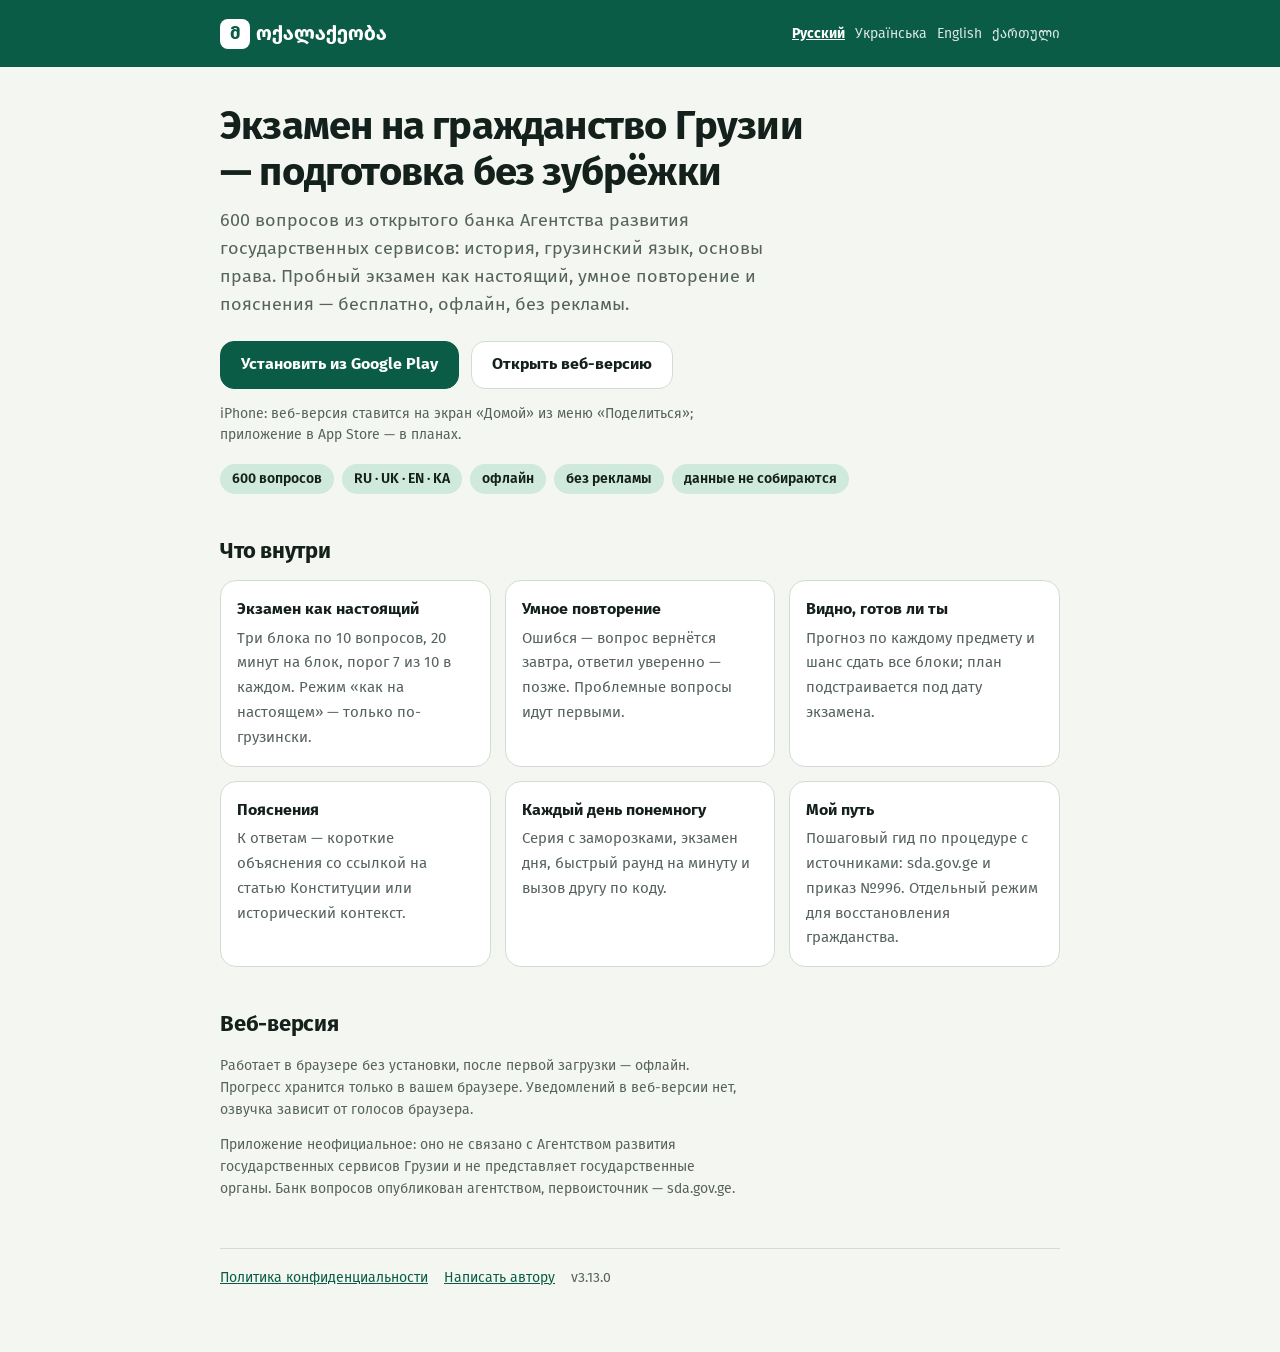
<file: index.html>
<!doctype html>
<html lang="ru"><head><meta charset="utf-8"><meta name="viewport" content="width=device-width, initial-scale=1">
<title>Тренажёр на гражданство Грузии — 600 вопросов экзамена, офлайн и бесплатно</title><meta name="description" content="Бесплатный тренажёр экзамена на гражданство Грузии: 600 вопросов из банка агентства, пробный экзамен как настоящий, пояснения, офлайн, без рекламы и сбора данных.">
<meta property="og:title" content="Тренажёр на гражданство Грузии — 600 вопросов экзамена, офлайн и бесплатно"><meta property="og:description" content="Бесплатный тренажёр экзамена на гражданство Грузии: 600 вопросов из банка агентства, пробный экзамен как настоящий, пояснения, офлайн, без рекламы и сбора данных."><meta property="og:image" content="./og.png"><meta property="og:type" content="website">
<meta name="theme-color" content="#0b5c46"><link rel="icon" href="./app/icons/icon-192.png">
<link rel="alternate" hreflang="ru" href="./">
<link rel="alternate" hreflang="uk" href="./uk/">
<link rel="alternate" hreflang="en" href="./en/">
<link rel="alternate" hreflang="ka" href="./ka/">
<style>
:root{--bg:#f4f7f1;--surface:#fff;--surface-2:#e9f0e6;--fg:#14201b;--muted:#55635b;--border:#d3dcd4;--primary:#0b5c46;--primary-soft:#cfe9dd;--primary-fg:#fff}
@media (prefers-color-scheme:dark){:root{--bg:#0f1713;--surface:#18211c;--surface-2:#1f2a24;--fg:#e9efe9;--muted:#9aa79f;--border:#2c3a32;--primary:#5fcf9d;--primary-soft:#1d3d31;--primary-fg:#08150f}}
@font-face{font-family:FiraGO;font-weight:400;font-display:swap;src:url('./app/fonts/firago-regular.woff2') format('woff2')}
@font-face{font-family:FiraGO;font-weight:500;font-display:swap;src:url('./app/fonts/firago-medium.woff2') format('woff2')}
@font-face{font-family:FiraGO;font-weight:600;font-display:swap;src:url('./app/fonts/firago-semibold.woff2') format('woff2')}
@font-face{font-family:FiraGO;font-weight:700;font-display:swap;src:url('./app/fonts/firago-bold.woff2') format('woff2')}
*{box-sizing:border-box} body{margin:0;background:var(--bg);color:var(--fg);font-family:FiraGO,system-ui,sans-serif;font-size:16px;line-height:1.55}
header{background:var(--primary);color:var(--primary-fg)} header .in{max-width:880px;margin:0 auto;padding:18px 20px;display:flex;align-items:center;justify-content:space-between;gap:12px;flex-wrap:wrap}
.wm{display:inline-flex;align-items:center;gap:2px;font-family:FiraGO,system-ui,sans-serif;font-weight:800;font-size:20px;color:inherit;text-decoration:none}
.wm .m{display:inline-grid;place-items:center;width:30px;height:30px;border-radius:8px;background:#fff;color:#0b5c46;font-size:18px;margin-right:4px}
nav.langs{display:flex;gap:10px;font-size:14px} nav.langs a{color:inherit;opacity:.85;text-decoration:none} nav.langs a[aria-current]{opacity:1;font-weight:700;text-decoration:underline}
main{max-width:880px;margin:0 auto;padding:28px 20px 64px}
h1{font-size:clamp(28px,5vw,40px);line-height:1.15;letter-spacing:-.02em;margin:8px 0 12px;text-wrap:balance} .lead{font-size:18px;color:var(--muted);max-width:60ch;margin:0 0 22px}
.cta{display:flex;gap:12px;flex-wrap:wrap;margin:0 0 10px} .btn{display:inline-flex;align-items:center;min-height:48px;padding:0 20px;border-radius:14px;font-weight:700;text-decoration:none;border:1px solid var(--border);background:var(--surface);color:var(--fg)}
.btn.primary{background:var(--primary);color:var(--primary-fg);border-color:var(--primary)} .btn:focus-visible,a:focus-visible{outline:2px solid var(--primary);outline-offset:2px}
.note{font-size:14px;color:var(--muted);max-width:65ch}
h2{font-size:22px;margin:40px 0 12px;letter-spacing:-.01em}
.grid{display:grid;grid-template-columns:repeat(auto-fit,minmax(15rem,1fr));gap:14px;margin:0;padding:0;list-style:none}
.grid li{background:var(--surface);border:1px solid var(--border);border-radius:16px;padding:16px} .grid b{display:block;margin-bottom:4px}
.grid span{color:var(--muted);font-size:15px}
.facts{display:flex;flex-wrap:wrap;gap:8px;margin:18px 0 0;padding:0;list-style:none} .facts li{background:var(--primary-soft);color:var(--fg);border-radius:999px;padding:4px 12px;font-size:14px;font-weight:600}
article{max-width:70ch} article h1{font-size:30px} article h2{font-size:20px;margin-top:30px} article li{margin:4px 0} code{font-family:ui-monospace,Menlo,monospace;font-size:.9em;background:var(--surface-2);padding:1px 5px;border-radius:5px}
footer{border-top:1px solid var(--border);margin-top:48px;padding-top:18px;color:var(--muted);font-size:14px;display:flex;gap:16px;flex-wrap:wrap} footer a{color:var(--primary)}
</style></head><body>
<header><div class="in"><a class="wm" href="./" lang="ka"><span class="m" aria-hidden="true">მ</span>ოქალაქეობა</a>
<nav class="langs" aria-label="Language"><a href="./" lang="ru" aria-current="page">Русский</a><a href="./uk/" lang="uk">Українська</a><a href="./en/" lang="en">English</a><a href="./ka/" lang="ka">ქართული</a></nav></div></header>
<main><h1>Экзамен на гражданство Грузии — подготовка без зубрёжки</h1><p class="lead">600 вопросов из открытого банка Агентства развития государственных сервисов: история, грузинский язык, основы права. Пробный экзамен как настоящий, умное повторение и пояснения — бесплатно, офлайн, без рекламы.</p>
<div class="cta"><a class="btn primary" href="https://play.google.com/store/apps/details?id=ge.citizenship.trainer.plus" rel="noopener">Установить из Google Play</a><a class="btn" href="./app/">Открыть веб-версию</a></div>
<p class="note">iPhone: веб-версия ставится на экран «Домой» из меню «Поделиться»; приложение в App Store — в планах.</p><ul class="facts"><li>600 вопросов</li><li>RU · UK · EN · KA</li><li>офлайн</li><li>без рекламы</li><li>данные не собираются</li></ul>
<h2>Что внутри</h2><ul class="grid"><li><b>Экзамен как настоящий</b><span>Три блока по 10 вопросов, 20 минут на блок, порог 7 из 10 в каждом. Режим «как на настоящем» — только по-грузински.</span></li><li><b>Умное повторение</b><span>Ошибся — вопрос вернётся завтра, ответил уверенно — позже. Проблемные вопросы идут первыми.</span></li><li><b>Видно, готов ли ты</b><span>Прогноз по каждому предмету и шанс сдать все блоки; план подстраивается под дату экзамена.</span></li><li><b>Пояснения</b><span>К ответам — короткие объяснения со ссылкой на статью Конституции или исторический контекст.</span></li><li><b>Каждый день понемногу</b><span>Серия с заморозками, экзамен дня, быстрый раунд на минуту и вызов другу по коду.</span></li><li><b>Мой путь</b><span>Пошаговый гид по процедуре с источниками: sda.gov.ge и приказ №996. Отдельный режим для восстановления гражданства.</span></li></ul>
<h2>Веб-версия</h2><p class="note">Работает в браузере без установки, после первой загрузки — офлайн. Прогресс хранится только в вашем браузере. Уведомлений в веб-версии нет, озвучка зависит от голосов браузера.</p><p class="note">Приложение неофициальное: оно не связано с Агентством развития государственных сервисов Грузии и не представляет государственные органы. Банк вопросов опубликован агентством, первоисточник — sda.gov.ge.</p>
<footer><a href="./privacy/">Политика конфиденциальности</a><a href="mailto:zurabgedenidze90@gmail.com">Написать автору</a><span>v3.13.0</span></footer></main></body></html>
</file>
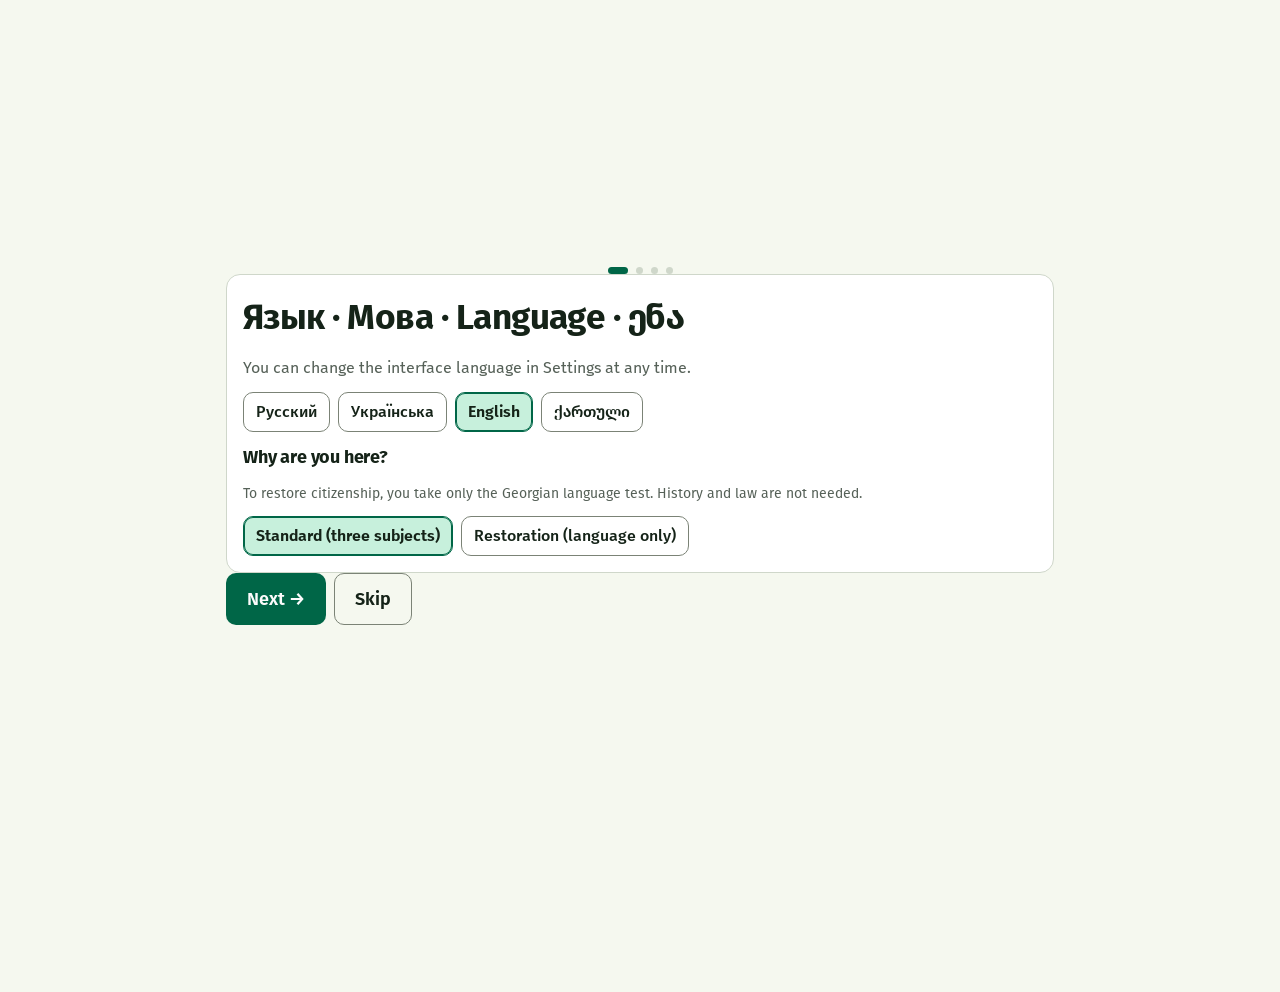
<file: app/index.html>
<!doctype html>
<html lang="ru" data-theme="light">
<head>
<meta charset="utf-8">
<meta name="viewport" content="width=device-width, initial-scale=1, viewport-fit=cover">
<title>მოქალაქეობა · Тренажёр на гражданство Грузии</title>
<meta name="theme-color" content="#0b5c46" media="(prefers-color-scheme: light)">
<meta name="theme-color" content="#0d3f31" media="(prefers-color-scheme: dark)">
<link rel="manifest" href="./manifest.webmanifest">
<link rel="apple-touch-icon" href="./icons/icon-192.png">
<meta name="description" content="Тренажёр экзамена на гражданство Грузии: 600 вопросов, офлайн, без рекламы и сбора данных.">
<link rel="stylesheet" href="./styles.css?v=3.13.0">
</head>
<body>
<header class="topbar">
  <div class="brand">
    <div class="brand-text">
      <!-- словомарка: буква მ из иконки — первая буква слова მოქალაქეობა («гражданство») -->
      <span class="wordmark" lang="ka" role="img" aria-label="მოქალაქეობა"><span class="mark" aria-hidden="true">მ</span><span aria-hidden="true">ოქალაქეობა</span></span>
      <span id="brandSub">Тренажёр на гражданство</span>
    </div>
  </div>
  <div class="topbar-actions">
    <button id="streakBtn" class="chip" type="button" aria-label="Серия дней подряд — открыть статистику" data-aria-ru="Серия дней подряд — открыть статистику"><span class="ico" aria-hidden="true" data-icon="flame"></span><span id="streakVal">0</span></button>
    <button id="themeBtn" class="icon-btn" type="button" aria-label="Сменить тему" data-aria-ru="Сменить тему" data-icon="contrast"></button>
  </div>
</header>

<main id="view" class="view"></main>
<!-- всплывающие подсказки живут в своём landmark'е -->
<div id="toasts" role="region" aria-label="Уведомления" data-aria-ru="Уведомления"></div>
<!-- сюда уходят короткие объявления для скринридера: вердикт, остаток времени -->
<div id="sr" class="sr-only" role="status" aria-live="polite" aria-atomic="true"></div>

<!-- role="tablist" на самом nav лишил бы его роли навигационного landmark —
     поэтому список вкладок лежит внутри отдельным элементом -->
<nav class="tabbar" aria-label="Разделы приложения" data-aria-ru="Разделы приложения">
  <div class="tabs" role="tablist">
  <button class="tab" data-nav="home" type="button"><span class="ico" aria-hidden="true" data-icon="home"></span><span class="lbl" data-ru="Обзор">Обзор</span></button>
  <button class="tab" data-nav="study" type="button"><span class="ico" aria-hidden="true" data-icon="pencil"></span><span class="lbl" data-ru="Учить">Учить</span></button>
  <button class="tab" data-nav="exam" type="button"><span class="ico" aria-hidden="true" data-icon="timer"></span><span class="lbl" data-ru="Экзамен">Экзамен</span></button>
  <button class="tab" data-nav="materials" type="button"><span class="ico" aria-hidden="true" data-icon="library"></span><span class="lbl" data-ru="Материалы">Материалы</span></button>
  <button class="tab" data-nav="settings" type="button"><span class="ico" aria-hidden="true" data-icon="settings"></span><span class="lbl" data-ru="Настройки">Настройки</span></button>
  </div>
</nav>

<!-- Версия в адресе не даёт WebView отдать закешированные скрипты от прошлой
     сборки после обновления приложения. Подставляется из package.json
     командой npm run version:sync (она же зовётся перед cap sync). -->
<script src="./data/questions.js?v=3.13.0"></script>
<script src="./data/rules.js?v=3.13.0"></script>
<script src="./data/timeline.js?v=3.13.0"></script>
<script src="./domain.js?v=3.13.0"></script>
<script src="./i18n.js?v=3.13.0"></script>
<script src="./app.js?v=3.13.0"></script>
</body>
</html>
</file>
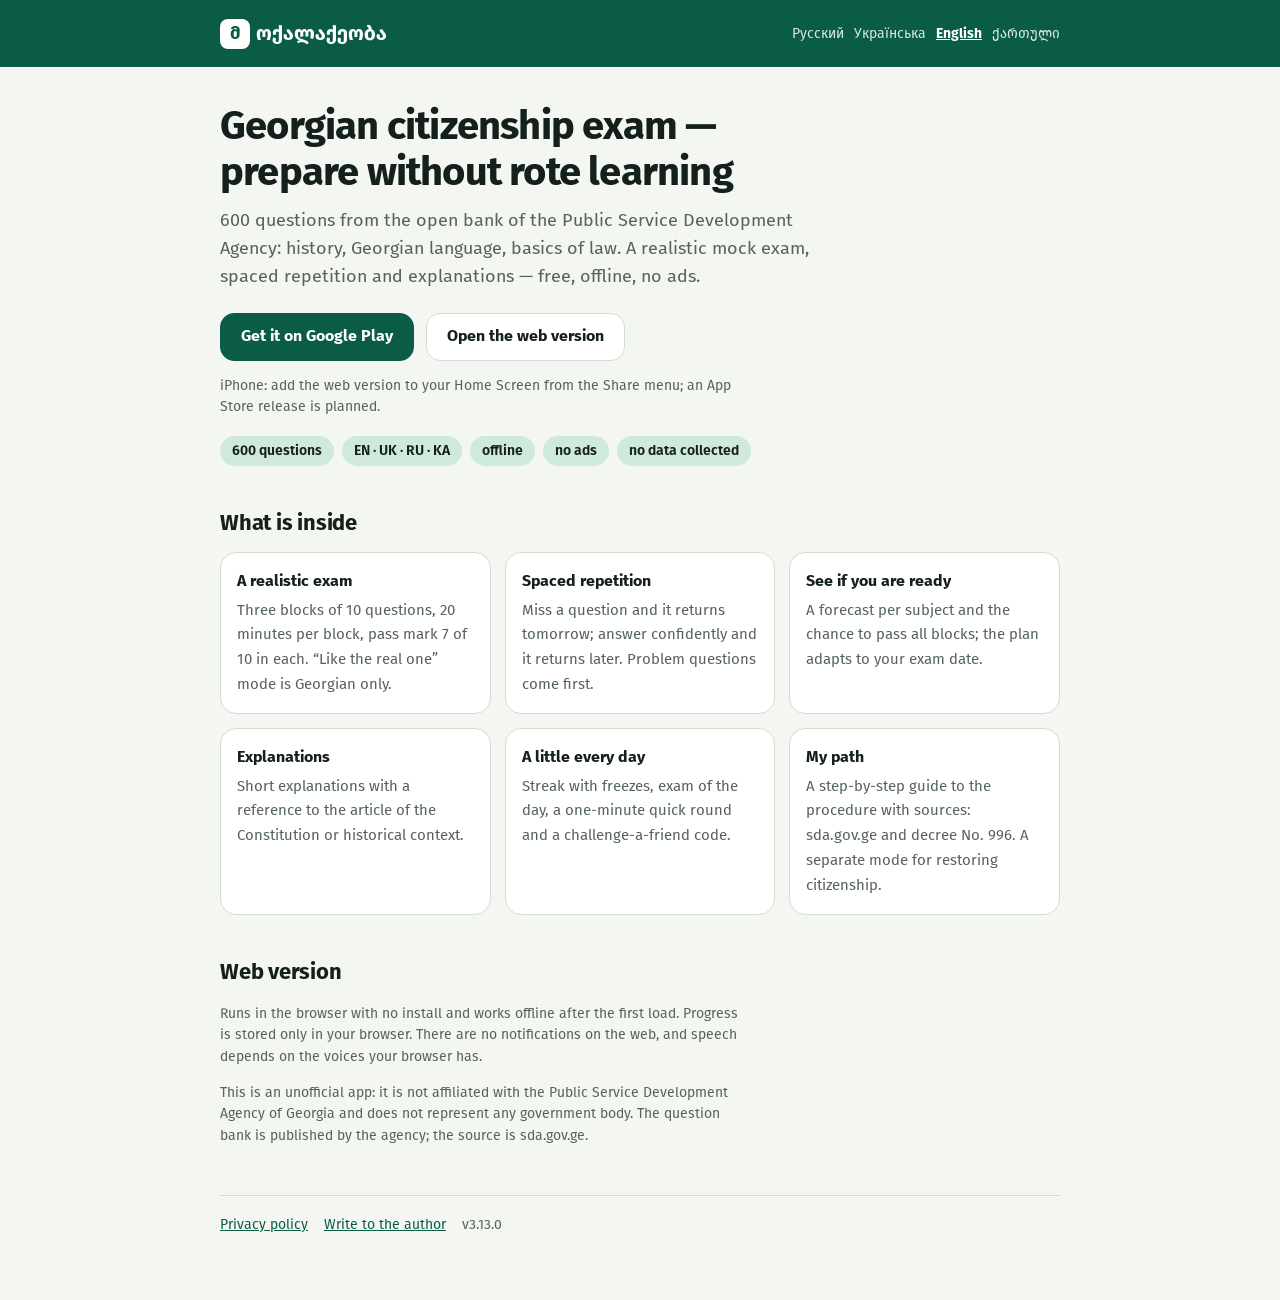
<file: en/index.html>
<!doctype html>
<html lang="en"><head><meta charset="utf-8"><meta name="viewport" content="width=device-width, initial-scale=1">
<title>Georgian Citizenship Exam Trainer — 600 questions, offline and free</title><meta name="description" content="Free trainer for the Georgian citizenship exam: 600 questions from the agency bank, a realistic mock exam, explanations, offline, no ads and no data collection.">
<meta property="og:title" content="Georgian Citizenship Exam Trainer — 600 questions, offline and free"><meta property="og:description" content="Free trainer for the Georgian citizenship exam: 600 questions from the agency bank, a realistic mock exam, explanations, offline, no ads and no data collection."><meta property="og:image" content="../og.png"><meta property="og:type" content="website">
<meta name="theme-color" content="#0b5c46"><link rel="icon" href="../app/icons/icon-192.png">
<link rel="alternate" hreflang="ru" href="../">
<link rel="alternate" hreflang="uk" href="../uk/">
<link rel="alternate" hreflang="en" href="../en/">
<link rel="alternate" hreflang="ka" href="../ka/">
<style>
:root{--bg:#f4f7f1;--surface:#fff;--surface-2:#e9f0e6;--fg:#14201b;--muted:#55635b;--border:#d3dcd4;--primary:#0b5c46;--primary-soft:#cfe9dd;--primary-fg:#fff}
@media (prefers-color-scheme:dark){:root{--bg:#0f1713;--surface:#18211c;--surface-2:#1f2a24;--fg:#e9efe9;--muted:#9aa79f;--border:#2c3a32;--primary:#5fcf9d;--primary-soft:#1d3d31;--primary-fg:#08150f}}
@font-face{font-family:FiraGO;font-weight:400;font-display:swap;src:url('../app/fonts/firago-regular.woff2') format('woff2')}
@font-face{font-family:FiraGO;font-weight:500;font-display:swap;src:url('../app/fonts/firago-medium.woff2') format('woff2')}
@font-face{font-family:FiraGO;font-weight:600;font-display:swap;src:url('../app/fonts/firago-semibold.woff2') format('woff2')}
@font-face{font-family:FiraGO;font-weight:700;font-display:swap;src:url('../app/fonts/firago-bold.woff2') format('woff2')}
*{box-sizing:border-box} body{margin:0;background:var(--bg);color:var(--fg);font-family:FiraGO,system-ui,sans-serif;font-size:16px;line-height:1.55}
header{background:var(--primary);color:var(--primary-fg)} header .in{max-width:880px;margin:0 auto;padding:18px 20px;display:flex;align-items:center;justify-content:space-between;gap:12px;flex-wrap:wrap}
.wm{display:inline-flex;align-items:center;gap:2px;font-family:FiraGO,system-ui,sans-serif;font-weight:800;font-size:20px;color:inherit;text-decoration:none}
.wm .m{display:inline-grid;place-items:center;width:30px;height:30px;border-radius:8px;background:#fff;color:#0b5c46;font-size:18px;margin-right:4px}
nav.langs{display:flex;gap:10px;font-size:14px} nav.langs a{color:inherit;opacity:.85;text-decoration:none} nav.langs a[aria-current]{opacity:1;font-weight:700;text-decoration:underline}
main{max-width:880px;margin:0 auto;padding:28px 20px 64px}
h1{font-size:clamp(28px,5vw,40px);line-height:1.15;letter-spacing:-.02em;margin:8px 0 12px;text-wrap:balance} .lead{font-size:18px;color:var(--muted);max-width:60ch;margin:0 0 22px}
.cta{display:flex;gap:12px;flex-wrap:wrap;margin:0 0 10px} .btn{display:inline-flex;align-items:center;min-height:48px;padding:0 20px;border-radius:14px;font-weight:700;text-decoration:none;border:1px solid var(--border);background:var(--surface);color:var(--fg)}
.btn.primary{background:var(--primary);color:var(--primary-fg);border-color:var(--primary)} .btn:focus-visible,a:focus-visible{outline:2px solid var(--primary);outline-offset:2px}
.note{font-size:14px;color:var(--muted);max-width:65ch}
h2{font-size:22px;margin:40px 0 12px;letter-spacing:-.01em}
.grid{display:grid;grid-template-columns:repeat(auto-fit,minmax(15rem,1fr));gap:14px;margin:0;padding:0;list-style:none}
.grid li{background:var(--surface);border:1px solid var(--border);border-radius:16px;padding:16px} .grid b{display:block;margin-bottom:4px}
.grid span{color:var(--muted);font-size:15px}
.facts{display:flex;flex-wrap:wrap;gap:8px;margin:18px 0 0;padding:0;list-style:none} .facts li{background:var(--primary-soft);color:var(--fg);border-radius:999px;padding:4px 12px;font-size:14px;font-weight:600}
article{max-width:70ch} article h1{font-size:30px} article h2{font-size:20px;margin-top:30px} article li{margin:4px 0} code{font-family:ui-monospace,Menlo,monospace;font-size:.9em;background:var(--surface-2);padding:1px 5px;border-radius:5px}
footer{border-top:1px solid var(--border);margin-top:48px;padding-top:18px;color:var(--muted);font-size:14px;display:flex;gap:16px;flex-wrap:wrap} footer a{color:var(--primary)}
</style></head><body>
<header><div class="in"><a class="wm" href="../en/" lang="ka"><span class="m" aria-hidden="true">მ</span>ოქალაქეობა</a>
<nav class="langs" aria-label="Language"><a href="../" lang="ru">Русский</a><a href="../uk/" lang="uk">Українська</a><a href="../en/" lang="en" aria-current="page">English</a><a href="../ka/" lang="ka">ქართული</a></nav></div></header>
<main><h1>Georgian citizenship exam — prepare without rote learning</h1><p class="lead">600 questions from the open bank of the Public Service Development Agency: history, Georgian language, basics of law. A realistic mock exam, spaced repetition and explanations — free, offline, no ads.</p>
<div class="cta"><a class="btn primary" href="https://play.google.com/store/apps/details?id=ge.citizenship.trainer.plus" rel="noopener">Get it on Google Play</a><a class="btn" href="../app/">Open the web version</a></div>
<p class="note">iPhone: add the web version to your Home Screen from the Share menu; an App Store release is planned.</p><ul class="facts"><li>600 questions</li><li>EN · UK · RU · KA</li><li>offline</li><li>no ads</li><li>no data collected</li></ul>
<h2>What is inside</h2><ul class="grid"><li><b>A realistic exam</b><span>Three blocks of 10 questions, 20 minutes per block, pass mark 7 of 10 in each. “Like the real one” mode is Georgian only.</span></li><li><b>Spaced repetition</b><span>Miss a question and it returns tomorrow; answer confidently and it returns later. Problem questions come first.</span></li><li><b>See if you are ready</b><span>A forecast per subject and the chance to pass all blocks; the plan adapts to your exam date.</span></li><li><b>Explanations</b><span>Short explanations with a reference to the article of the Constitution or historical context.</span></li><li><b>A little every day</b><span>Streak with freezes, exam of the day, a one-minute quick round and a challenge-a-friend code.</span></li><li><b>My path</b><span>A step-by-step guide to the procedure with sources: sda.gov.ge and decree No. 996. A separate mode for restoring citizenship.</span></li></ul>
<h2>Web version</h2><p class="note">Runs in the browser with no install and works offline after the first load. Progress is stored only in your browser. There are no notifications on the web, and speech depends on the voices your browser has.</p><p class="note">This is an unofficial app: it is not affiliated with the Public Service Development Agency of Georgia and does not represent any government body. The question bank is published by the agency; the source is sda.gov.ge.</p>
<footer><a href="../privacy/en/">Privacy policy</a><a href="mailto:zurabgedenidze90@gmail.com">Write to the author</a><span>v3.13.0</span></footer></main></body></html>
</file>
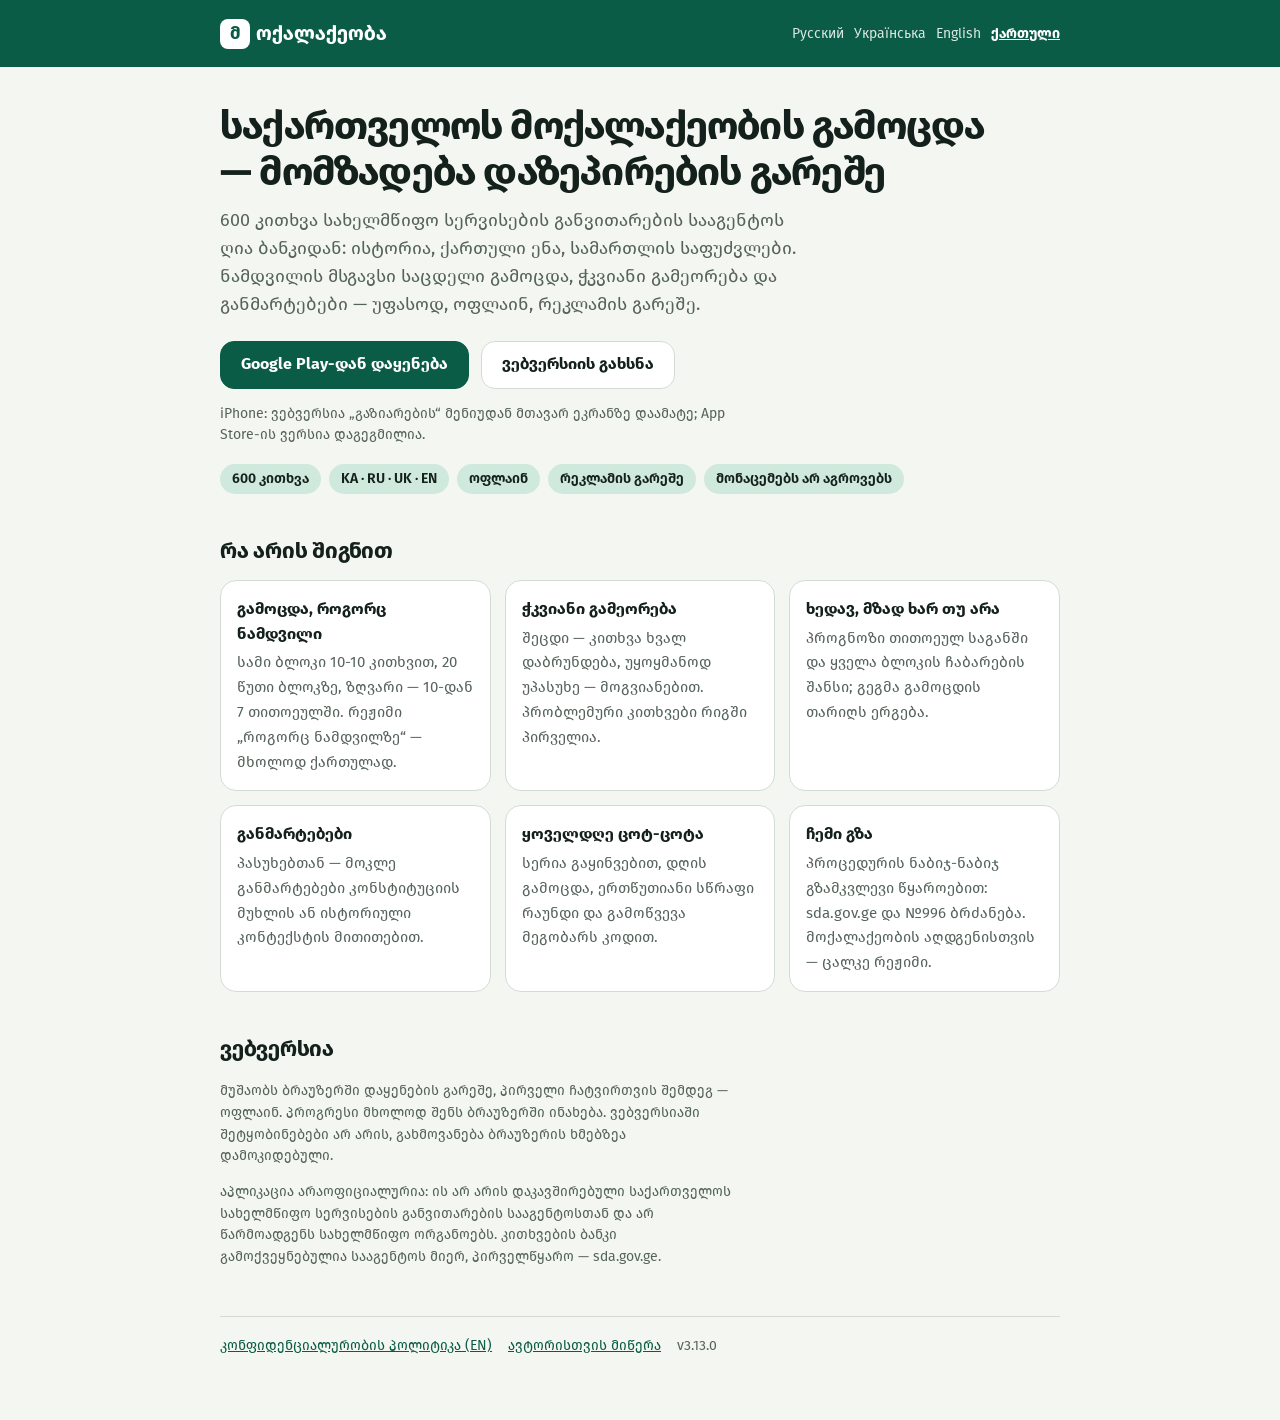
<file: ka/index.html>
<!doctype html>
<html lang="ka"><head><meta charset="utf-8"><meta name="viewport" content="width=device-width, initial-scale=1">
<title>საქართველოს მოქალაქეობის გამოცდის ტრენაჟორი — 600 კითხვა, ოფლაინ და უფასო</title><meta name="description" content="საქართველოს მოქალაქეობის გამოცდის უფასო ტრენაჟორი: 600 კითხვა სააგენტოს ბანკიდან, ნამდვილის მსგავსი საცდელი გამოცდა, განმარტებები, ოფლაინ, რეკლამისა და მონაცემების შეგროვების გარეშე.">
<meta property="og:title" content="საქართველოს მოქალაქეობის გამოცდის ტრენაჟორი — 600 კითხვა, ოფლაინ და უფასო"><meta property="og:description" content="საქართველოს მოქალაქეობის გამოცდის უფასო ტრენაჟორი: 600 კითხვა სააგენტოს ბანკიდან, ნამდვილის მსგავსი საცდელი გამოცდა, განმარტებები, ოფლაინ, რეკლამისა და მონაცემების შეგროვების გარეშე."><meta property="og:image" content="../og.png"><meta property="og:type" content="website">
<meta name="theme-color" content="#0b5c46"><link rel="icon" href="../app/icons/icon-192.png">
<link rel="alternate" hreflang="ru" href="../">
<link rel="alternate" hreflang="uk" href="../uk/">
<link rel="alternate" hreflang="en" href="../en/">
<link rel="alternate" hreflang="ka" href="../ka/">
<style>
:root{--bg:#f4f7f1;--surface:#fff;--surface-2:#e9f0e6;--fg:#14201b;--muted:#55635b;--border:#d3dcd4;--primary:#0b5c46;--primary-soft:#cfe9dd;--primary-fg:#fff}
@media (prefers-color-scheme:dark){:root{--bg:#0f1713;--surface:#18211c;--surface-2:#1f2a24;--fg:#e9efe9;--muted:#9aa79f;--border:#2c3a32;--primary:#5fcf9d;--primary-soft:#1d3d31;--primary-fg:#08150f}}
@font-face{font-family:FiraGO;font-weight:400;font-display:swap;src:url('../app/fonts/firago-regular.woff2') format('woff2')}
@font-face{font-family:FiraGO;font-weight:500;font-display:swap;src:url('../app/fonts/firago-medium.woff2') format('woff2')}
@font-face{font-family:FiraGO;font-weight:600;font-display:swap;src:url('../app/fonts/firago-semibold.woff2') format('woff2')}
@font-face{font-family:FiraGO;font-weight:700;font-display:swap;src:url('../app/fonts/firago-bold.woff2') format('woff2')}
*{box-sizing:border-box} body{margin:0;background:var(--bg);color:var(--fg);font-family:FiraGO,system-ui,sans-serif;font-size:16px;line-height:1.55}
header{background:var(--primary);color:var(--primary-fg)} header .in{max-width:880px;margin:0 auto;padding:18px 20px;display:flex;align-items:center;justify-content:space-between;gap:12px;flex-wrap:wrap}
.wm{display:inline-flex;align-items:center;gap:2px;font-family:FiraGO,system-ui,sans-serif;font-weight:800;font-size:20px;color:inherit;text-decoration:none}
.wm .m{display:inline-grid;place-items:center;width:30px;height:30px;border-radius:8px;background:#fff;color:#0b5c46;font-size:18px;margin-right:4px}
nav.langs{display:flex;gap:10px;font-size:14px} nav.langs a{color:inherit;opacity:.85;text-decoration:none} nav.langs a[aria-current]{opacity:1;font-weight:700;text-decoration:underline}
main{max-width:880px;margin:0 auto;padding:28px 20px 64px}
h1{font-size:clamp(28px,5vw,40px);line-height:1.15;letter-spacing:-.02em;margin:8px 0 12px;text-wrap:balance} .lead{font-size:18px;color:var(--muted);max-width:60ch;margin:0 0 22px}
.cta{display:flex;gap:12px;flex-wrap:wrap;margin:0 0 10px} .btn{display:inline-flex;align-items:center;min-height:48px;padding:0 20px;border-radius:14px;font-weight:700;text-decoration:none;border:1px solid var(--border);background:var(--surface);color:var(--fg)}
.btn.primary{background:var(--primary);color:var(--primary-fg);border-color:var(--primary)} .btn:focus-visible,a:focus-visible{outline:2px solid var(--primary);outline-offset:2px}
.note{font-size:14px;color:var(--muted);max-width:65ch}
h2{font-size:22px;margin:40px 0 12px;letter-spacing:-.01em}
.grid{display:grid;grid-template-columns:repeat(auto-fit,minmax(15rem,1fr));gap:14px;margin:0;padding:0;list-style:none}
.grid li{background:var(--surface);border:1px solid var(--border);border-radius:16px;padding:16px} .grid b{display:block;margin-bottom:4px}
.grid span{color:var(--muted);font-size:15px}
.facts{display:flex;flex-wrap:wrap;gap:8px;margin:18px 0 0;padding:0;list-style:none} .facts li{background:var(--primary-soft);color:var(--fg);border-radius:999px;padding:4px 12px;font-size:14px;font-weight:600}
article{max-width:70ch} article h1{font-size:30px} article h2{font-size:20px;margin-top:30px} article li{margin:4px 0} code{font-family:ui-monospace,Menlo,monospace;font-size:.9em;background:var(--surface-2);padding:1px 5px;border-radius:5px}
footer{border-top:1px solid var(--border);margin-top:48px;padding-top:18px;color:var(--muted);font-size:14px;display:flex;gap:16px;flex-wrap:wrap} footer a{color:var(--primary)}
</style></head><body>
<header><div class="in"><a class="wm" href="../ka/" lang="ka"><span class="m" aria-hidden="true">მ</span>ოქალაქეობა</a>
<nav class="langs" aria-label="Language"><a href="../" lang="ru">Русский</a><a href="../uk/" lang="uk">Українська</a><a href="../en/" lang="en">English</a><a href="../ka/" lang="ka" aria-current="page">ქართული</a></nav></div></header>
<main><h1>საქართველოს მოქალაქეობის გამოცდა — მომზადება დაზეპირების გარეშე</h1><p class="lead">600 კითხვა სახელმწიფო სერვისების განვითარების სააგენტოს ღია ბანკიდან: ისტორია, ქართული ენა, სამართლის საფუძვლები. ნამდვილის მსგავსი საცდელი გამოცდა, ჭკვიანი გამეორება და განმარტებები — უფასოდ, ოფლაინ, რეკლამის გარეშე.</p>
<div class="cta"><a class="btn primary" href="https://play.google.com/store/apps/details?id=ge.citizenship.trainer.plus" rel="noopener">Google Play-დან დაყენება</a><a class="btn" href="../app/">ვებვერსიის გახსნა</a></div>
<p class="note">iPhone: ვებვერსია „გაზიარების“ მენიუდან მთავარ ეკრანზე დაამატე; App Store-ის ვერსია დაგეგმილია.</p><ul class="facts"><li>600 კითხვა</li><li>KA · RU · UK · EN</li><li>ოფლაინ</li><li>რეკლამის გარეშე</li><li>მონაცემებს არ აგროვებს</li></ul>
<h2>რა არის შიგნით</h2><ul class="grid"><li><b>გამოცდა, როგორც ნამდვილი</b><span>სამი ბლოკი 10-10 კითხვით, 20 წუთი ბლოკზე, ზღვარი — 10-დან 7 თითოეულში. რეჟიმი „როგორც ნამდვილზე“ — მხოლოდ ქართულად.</span></li><li><b>ჭკვიანი გამეორება</b><span>შეცდი — კითხვა ხვალ დაბრუნდება, უყოყმანოდ უპასუხე — მოგვიანებით. პრობლემური კითხვები რიგში პირველია.</span></li><li><b>ხედავ, მზად ხარ თუ არა</b><span>პროგნოზი თითოეულ საგანში და ყველა ბლოკის ჩაბარების შანსი; გეგმა გამოცდის თარიღს ერგება.</span></li><li><b>განმარტებები</b><span>პასუხებთან — მოკლე განმარტებები კონსტიტუციის მუხლის ან ისტორიული კონტექსტის მითითებით.</span></li><li><b>ყოველდღე ცოტ-ცოტა</b><span>სერია გაყინვებით, დღის გამოცდა, ერთწუთიანი სწრაფი რაუნდი და გამოწვევა მეგობარს კოდით.</span></li><li><b>ჩემი გზა</b><span>პროცედურის ნაბიჯ-ნაბიჯ გზამკვლევი წყაროებით: sda.gov.ge და №996 ბრძანება. მოქალაქეობის აღდგენისთვის — ცალკე რეჟიმი.</span></li></ul>
<h2>ვებვერსია</h2><p class="note">მუშაობს ბრაუზერში დაყენების გარეშე, პირველი ჩატვირთვის შემდეგ — ოფლაინ. პროგრესი მხოლოდ შენს ბრაუზერში ინახება. ვებვერსიაში შეტყობინებები არ არის, გახმოვანება ბრაუზერის ხმებზეა დამოკიდებული.</p><p class="note">აპლიკაცია არაოფიციალურია: ის არ არის დაკავშირებული საქართველოს სახელმწიფო სერვისების განვითარების სააგენტოსთან და არ წარმოადგენს სახელმწიფო ორგანოებს. კითხვების ბანკი გამოქვეყნებულია სააგენტოს მიერ, პირველწყარო — sda.gov.ge.</p>
<footer><a href="../privacy/en/">კონფიდენციალურობის პოლიტიკა (EN)</a><a href="mailto:zurabgedenidze90@gmail.com">ავტორისთვის მიწერა</a><span>v3.13.0</span></footer></main></body></html>
</file>
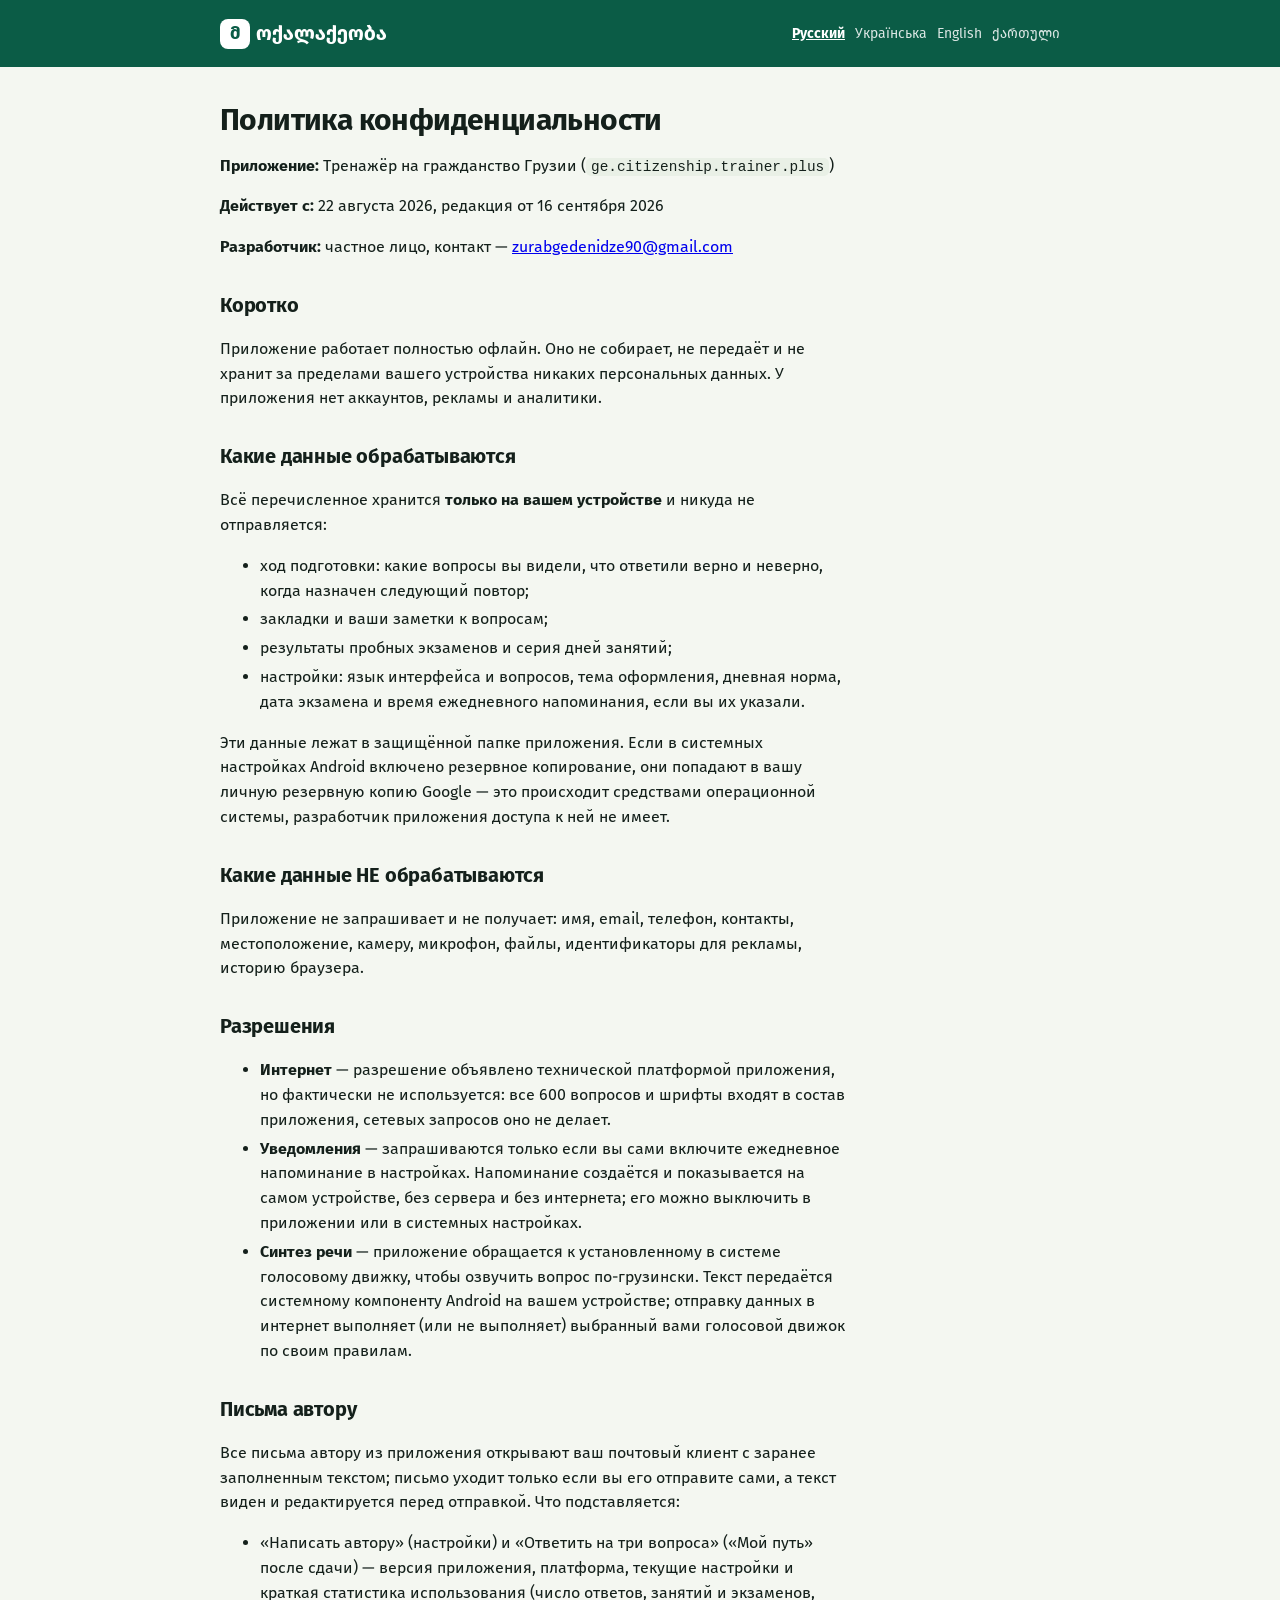
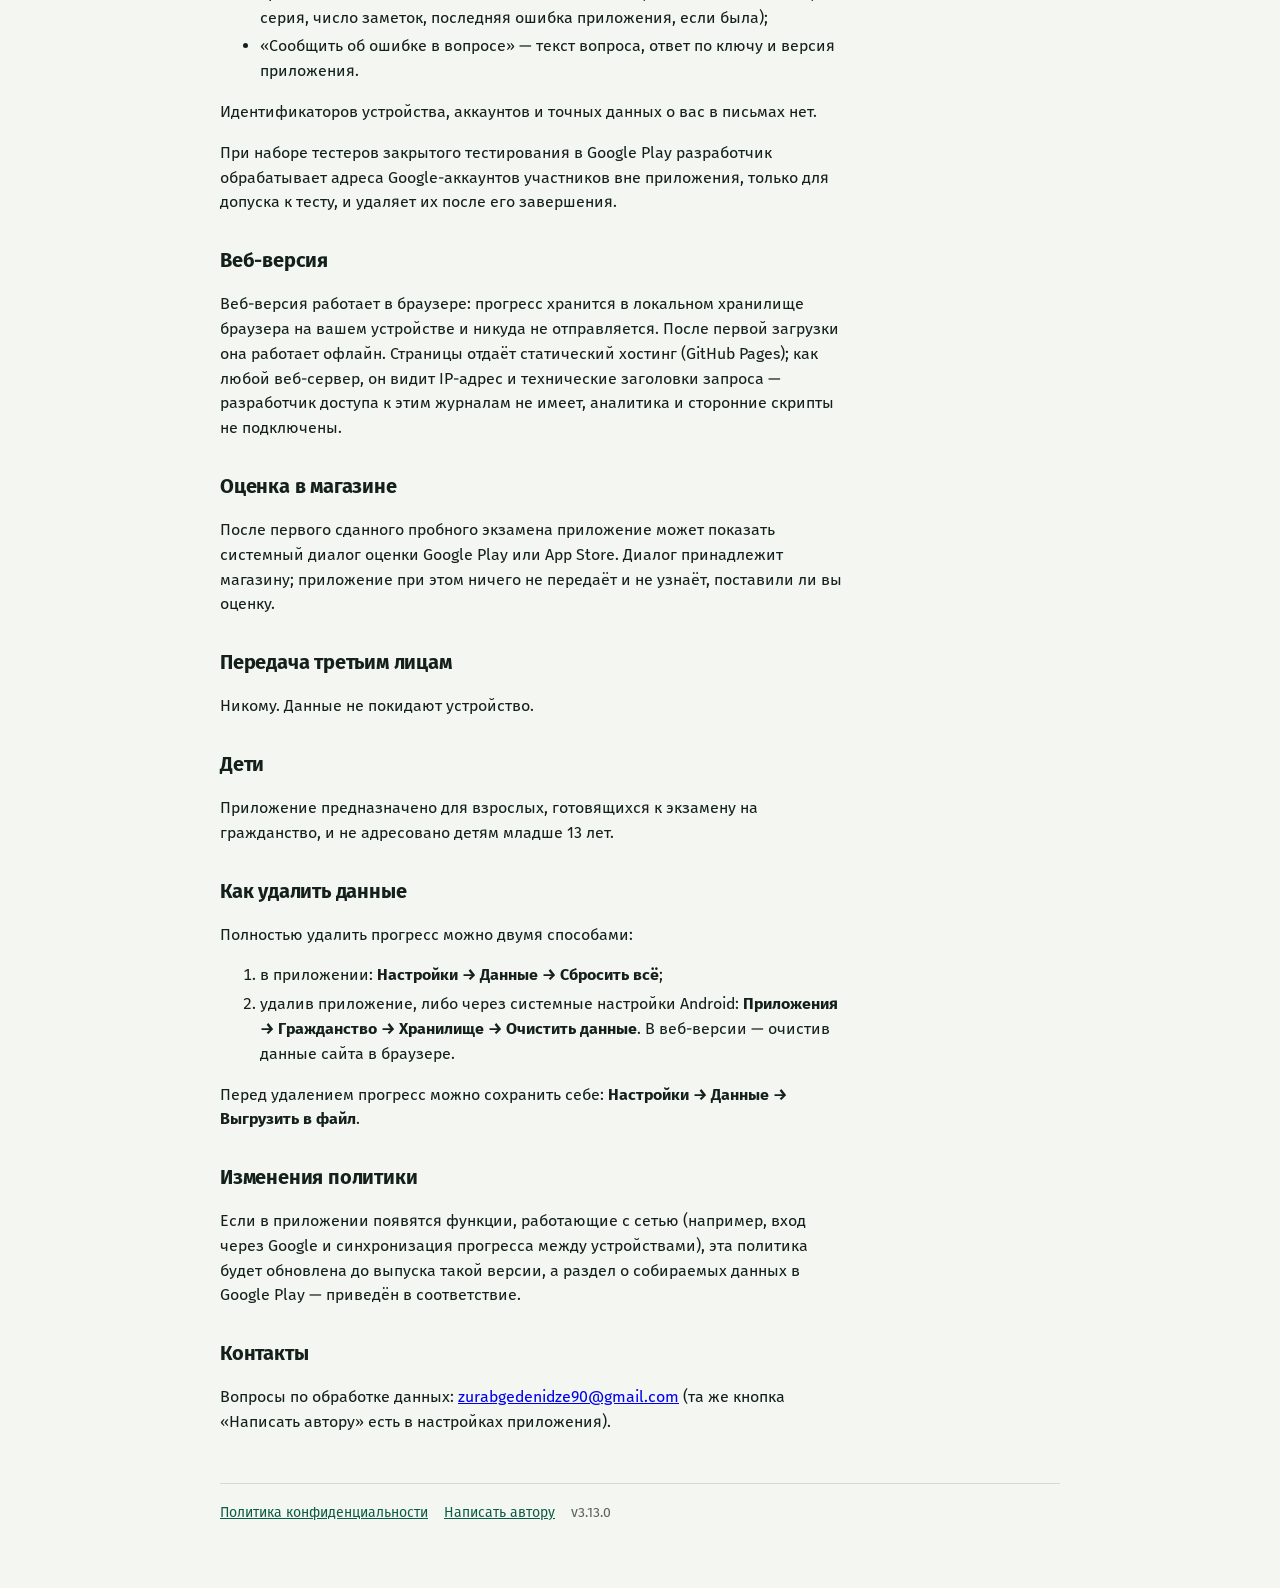
<file: privacy/index.html>
<!doctype html>
<html lang="ru"><head><meta charset="utf-8"><meta name="viewport" content="width=device-width, initial-scale=1">
<title>Политика конфиденциальности — მოქალაქეობა</title><meta name="description" content="Бесплатный тренажёр экзамена на гражданство Грузии: 600 вопросов из банка агентства, пробный экзамен как настоящий, пояснения, офлайн, без рекламы и сбора данных.">
<meta property="og:title" content="Политика конфиденциальности — მოქალაქეობა"><meta property="og:description" content="Бесплатный тренажёр экзамена на гражданство Грузии: 600 вопросов из банка агентства, пробный экзамен как настоящий, пояснения, офлайн, без рекламы и сбора данных."><meta property="og:image" content="../og.png"><meta property="og:type" content="website">
<meta name="theme-color" content="#0b5c46"><link rel="icon" href="../app/icons/icon-192.png">
<link rel="alternate" hreflang="ru" href="../privacy/">
<link rel="alternate" hreflang="uk" href="../privacy/uk/">
<link rel="alternate" hreflang="en" href="../privacy/en/">
<link rel="alternate" hreflang="ka" href="../privacy/en/">
<style>
:root{--bg:#f4f7f1;--surface:#fff;--surface-2:#e9f0e6;--fg:#14201b;--muted:#55635b;--border:#d3dcd4;--primary:#0b5c46;--primary-soft:#cfe9dd;--primary-fg:#fff}
@media (prefers-color-scheme:dark){:root{--bg:#0f1713;--surface:#18211c;--surface-2:#1f2a24;--fg:#e9efe9;--muted:#9aa79f;--border:#2c3a32;--primary:#5fcf9d;--primary-soft:#1d3d31;--primary-fg:#08150f}}
@font-face{font-family:FiraGO;font-weight:400;font-display:swap;src:url('../app/fonts/firago-regular.woff2') format('woff2')}
@font-face{font-family:FiraGO;font-weight:500;font-display:swap;src:url('../app/fonts/firago-medium.woff2') format('woff2')}
@font-face{font-family:FiraGO;font-weight:600;font-display:swap;src:url('../app/fonts/firago-semibold.woff2') format('woff2')}
@font-face{font-family:FiraGO;font-weight:700;font-display:swap;src:url('../app/fonts/firago-bold.woff2') format('woff2')}
*{box-sizing:border-box} body{margin:0;background:var(--bg);color:var(--fg);font-family:FiraGO,system-ui,sans-serif;font-size:16px;line-height:1.55}
header{background:var(--primary);color:var(--primary-fg)} header .in{max-width:880px;margin:0 auto;padding:18px 20px;display:flex;align-items:center;justify-content:space-between;gap:12px;flex-wrap:wrap}
.wm{display:inline-flex;align-items:center;gap:2px;font-family:FiraGO,system-ui,sans-serif;font-weight:800;font-size:20px;color:inherit;text-decoration:none}
.wm .m{display:inline-grid;place-items:center;width:30px;height:30px;border-radius:8px;background:#fff;color:#0b5c46;font-size:18px;margin-right:4px}
nav.langs{display:flex;gap:10px;font-size:14px} nav.langs a{color:inherit;opacity:.85;text-decoration:none} nav.langs a[aria-current]{opacity:1;font-weight:700;text-decoration:underline}
main{max-width:880px;margin:0 auto;padding:28px 20px 64px}
h1{font-size:clamp(28px,5vw,40px);line-height:1.15;letter-spacing:-.02em;margin:8px 0 12px;text-wrap:balance} .lead{font-size:18px;color:var(--muted);max-width:60ch;margin:0 0 22px}
.cta{display:flex;gap:12px;flex-wrap:wrap;margin:0 0 10px} .btn{display:inline-flex;align-items:center;min-height:48px;padding:0 20px;border-radius:14px;font-weight:700;text-decoration:none;border:1px solid var(--border);background:var(--surface);color:var(--fg)}
.btn.primary{background:var(--primary);color:var(--primary-fg);border-color:var(--primary)} .btn:focus-visible,a:focus-visible{outline:2px solid var(--primary);outline-offset:2px}
.note{font-size:14px;color:var(--muted);max-width:65ch}
h2{font-size:22px;margin:40px 0 12px;letter-spacing:-.01em}
.grid{display:grid;grid-template-columns:repeat(auto-fit,minmax(15rem,1fr));gap:14px;margin:0;padding:0;list-style:none}
.grid li{background:var(--surface);border:1px solid var(--border);border-radius:16px;padding:16px} .grid b{display:block;margin-bottom:4px}
.grid span{color:var(--muted);font-size:15px}
.facts{display:flex;flex-wrap:wrap;gap:8px;margin:18px 0 0;padding:0;list-style:none} .facts li{background:var(--primary-soft);color:var(--fg);border-radius:999px;padding:4px 12px;font-size:14px;font-weight:600}
article{max-width:70ch} article h1{font-size:30px} article h2{font-size:20px;margin-top:30px} article li{margin:4px 0} code{font-family:ui-monospace,Menlo,monospace;font-size:.9em;background:var(--surface-2);padding:1px 5px;border-radius:5px}
footer{border-top:1px solid var(--border);margin-top:48px;padding-top:18px;color:var(--muted);font-size:14px;display:flex;gap:16px;flex-wrap:wrap} footer a{color:var(--primary)}
</style></head><body>
<header><div class="in"><a class="wm" href="../" lang="ka"><span class="m" aria-hidden="true">მ</span>ოქალაქეობა</a>
<nav class="langs" aria-label="Language"><a href="../privacy/" lang="ru" aria-current="page">Русский</a><a href="../privacy/uk/" lang="uk">Українська</a><a href="../privacy/en/" lang="en">English</a><a href="../privacy/en/" lang="ka">ქართული</a></nav></div></header>
<main><article><h1>Политика конфиденциальности</h1>
<p><b>Приложение:</b> Тренажёр на гражданство Грузии (<code>ge.citizenship.trainer.plus</code>)</p>
<p><b>Действует с:</b> 22 августа 2026, редакция от 16 сентября 2026</p>
<p><b>Разработчик:</b> частное лицо, контакт — <a href="mailto:zurabgedenidze90@gmail.com">zurabgedenidze90@gmail.com</a></p>
<h2>Коротко</h2>
<p>Приложение работает полностью офлайн. Оно не собирает, не передаёт и не хранит за пределами вашего устройства никаких персональных данных. У приложения нет аккаунтов, рекламы и аналитики.</p>
<h2>Какие данные обрабатываются</h2>
<p>Всё перечисленное хранится <b>только на вашем устройстве</b> и никуда не отправляется:</p>
<ul><li>ход подготовки: какие вопросы вы видели, что ответили верно и неверно, когда назначен следующий повтор;</li><li>закладки и ваши заметки к вопросам;</li><li>результаты пробных экзаменов и серия дней занятий;</li><li>настройки: язык интерфейса и вопросов, тема оформления, дневная норма, дата экзамена и время ежедневного напоминания, если вы их указали.</li></ul>
<p>Эти данные лежат в защищённой папке приложения. Если в системных настройках Android включено резервное копирование, они попадают в вашу личную резервную копию Google — это происходит средствами операционной системы, разработчик приложения доступа к ней не имеет.</p>
<h2>Какие данные НЕ обрабатываются</h2>
<p>Приложение не запрашивает и не получает: имя, email, телефон, контакты, местоположение, камеру, микрофон, файлы, идентификаторы для рекламы, историю браузера.</p>
<h2>Разрешения</h2>
<ul><li><b>Интернет</b> — разрешение объявлено технической платформой приложения, но фактически не используется: все 600 вопросов и шрифты входят в состав приложения, сетевых запросов оно не делает.</li><li><b>Уведомления</b> — запрашиваются только если вы сами включите ежедневное напоминание в настройках. Напоминание создаётся и показывается на самом устройстве, без сервера и без интернета; его можно выключить в приложении или в системных настройках.</li><li><b>Синтез речи</b> — приложение обращается к установленному в системе голосовому движку, чтобы озвучить вопрос по-грузински. Текст передаётся системному компоненту Android на вашем устройстве; отправку данных в интернет выполняет (или не выполняет) выбранный вами голосовой движок по своим правилам.</li></ul>
<h2>Письма автору</h2>
<p>Все письма автору из приложения открывают ваш почтовый клиент с заранее заполненным текстом; письмо уходит только если вы его отправите сами, а текст виден и редактируется перед отправкой. Что подставляется:</p>
<ul><li>«Написать автору» (настройки) и «Ответить на три вопроса» («Мой путь» после сдачи) — версия приложения, платформа, текущие настройки и краткая статистика использования (число ответов, занятий и экзаменов, серия, число заметок, последняя ошибка приложения, если была);</li><li>«Сообщить об ошибке в вопросе» — текст вопроса, ответ по ключу и версия приложения.</li></ul>
<p>Идентификаторов устройства, аккаунтов и точных данных о вас в письмах нет.</p>
<p>При наборе тестеров закрытого тестирования в Google Play разработчик обрабатывает адреса Google-аккаунтов участников вне приложения, только для допуска к тесту, и удаляет их после его завершения.</p>
<h2>Веб-версия</h2>
<p>Веб-версия работает в браузере: прогресс хранится в локальном хранилище браузера на вашем устройстве и никуда не отправляется. После первой загрузки она работает офлайн. Страницы отдаёт статический хостинг (GitHub Pages); как любой веб-сервер, он видит IP-адрес и технические заголовки запроса — разработчик доступа к этим журналам не имеет, аналитика и сторонние скрипты не подключены.</p>
<h2>Оценка в магазине</h2>
<p>После первого сданного пробного экзамена приложение может показать системный диалог оценки Google Play или App Store. Диалог принадлежит магазину; приложение при этом ничего не передаёт и не узнаёт, поставили ли вы оценку.</p>
<h2>Передача третьим лицам</h2>
<p>Никому. Данные не покидают устройство.</p>
<h2>Дети</h2>
<p>Приложение предназначено для взрослых, готовящихся к экзамену на гражданство, и не адресовано детям младше 13 лет.</p>
<h2>Как удалить данные</h2>
<p>Полностью удалить прогресс можно двумя способами:</p>
<ol><li>в приложении: <b>Настройки → Данные → Сбросить всё</b>;</li><li>удалив приложение, либо через системные настройки Android: <b>Приложения → Гражданство → Хранилище → Очистить данные</b>. В веб-версии — очистив данные сайта в браузере.</li></ol>
<p>Перед удалением прогресс можно сохранить себе: <b>Настройки → Данные → Выгрузить в файл</b>.</p>
<h2>Изменения политики</h2>
<p>Если в приложении появятся функции, работающие с сетью (например, вход через Google и синхронизация прогресса между устройствами), эта политика будет обновлена до выпуска такой версии, а раздел о собираемых данных в Google Play — приведён в соответствие.</p>
<h2>Контакты</h2>
<p>Вопросы по обработке данных: <a href="mailto:zurabgedenidze90@gmail.com">zurabgedenidze90@gmail.com</a> (та же кнопка «Написать автору» есть в настройках приложения).</p></article>
<footer><a href="../privacy/">Политика конфиденциальности</a><a href="mailto:zurabgedenidze90@gmail.com">Написать автору</a><span>v3.13.0</span></footer></main></body></html>
</file>
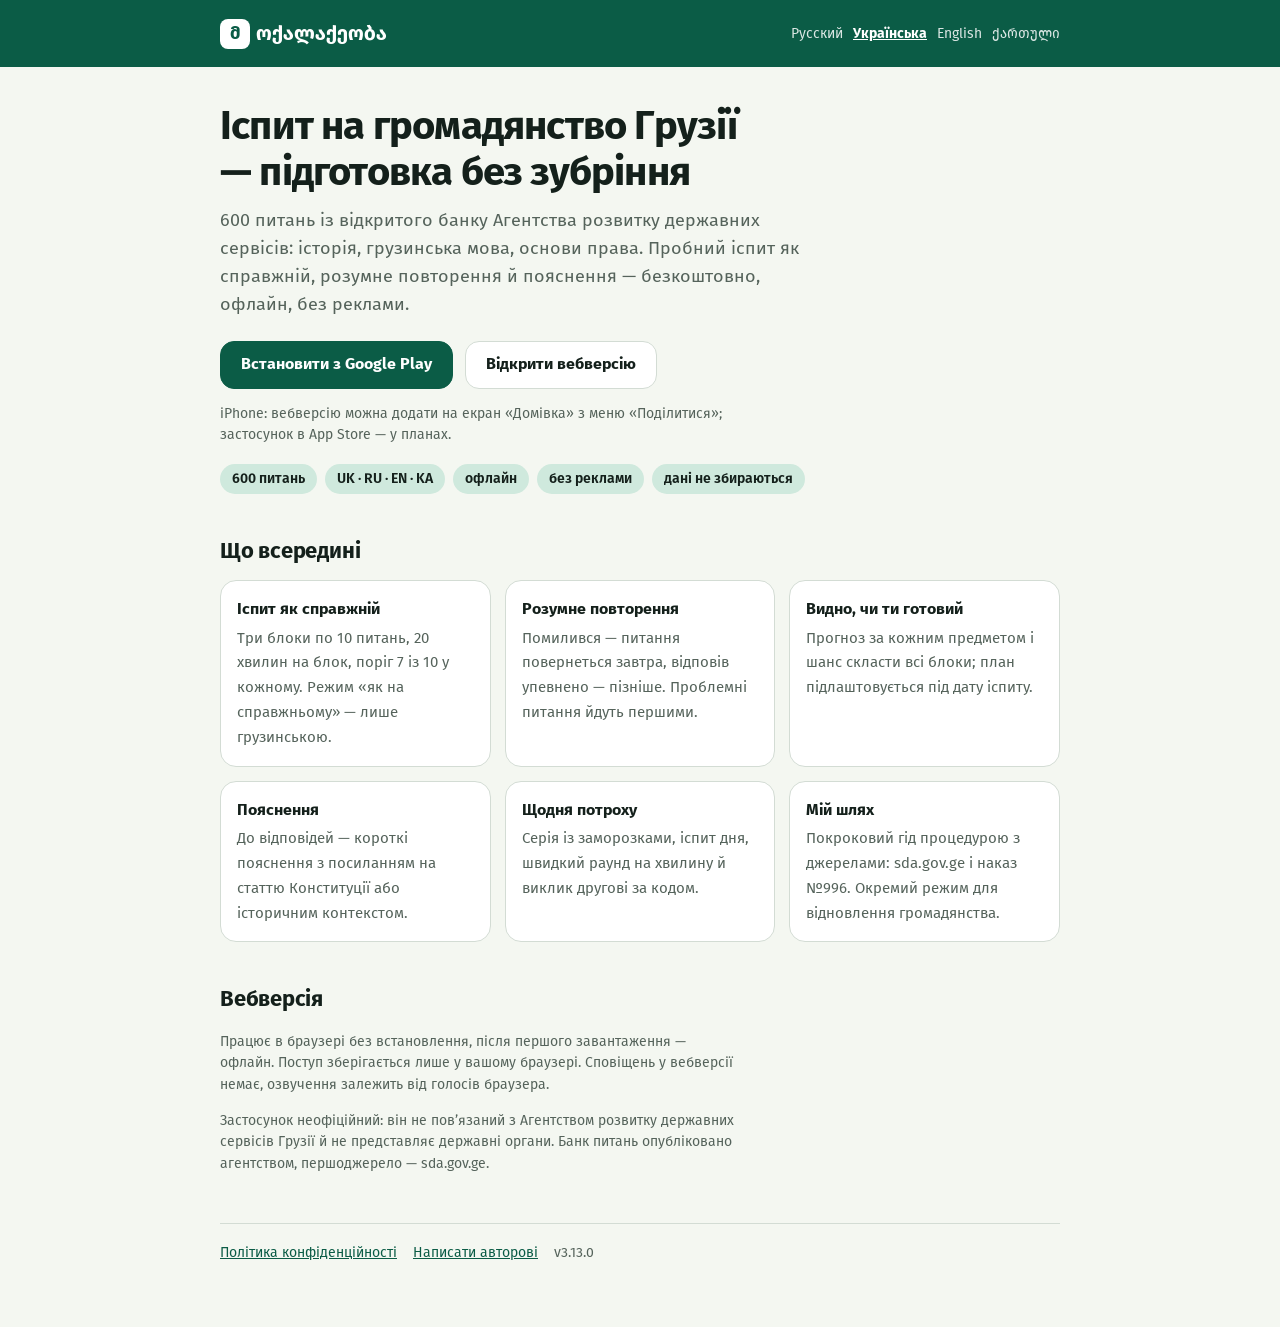
<file: uk/index.html>
<!doctype html>
<html lang="uk"><head><meta charset="utf-8"><meta name="viewport" content="width=device-width, initial-scale=1">
<title>Тренажер на громадянство Грузії — 600 питань іспиту, офлайн і безкоштовно</title><meta name="description" content="Безкоштовний тренажер іспиту на громадянство Грузії: 600 питань із банку агентства, пробний іспит як справжній, пояснення, офлайн, без реклами та збирання даних.">
<meta property="og:title" content="Тренажер на громадянство Грузії — 600 питань іспиту, офлайн і безкоштовно"><meta property="og:description" content="Безкоштовний тренажер іспиту на громадянство Грузії: 600 питань із банку агентства, пробний іспит як справжній, пояснення, офлайн, без реклами та збирання даних."><meta property="og:image" content="../og.png"><meta property="og:type" content="website">
<meta name="theme-color" content="#0b5c46"><link rel="icon" href="../app/icons/icon-192.png">
<link rel="alternate" hreflang="ru" href="../">
<link rel="alternate" hreflang="uk" href="../uk/">
<link rel="alternate" hreflang="en" href="../en/">
<link rel="alternate" hreflang="ka" href="../ka/">
<style>
:root{--bg:#f4f7f1;--surface:#fff;--surface-2:#e9f0e6;--fg:#14201b;--muted:#55635b;--border:#d3dcd4;--primary:#0b5c46;--primary-soft:#cfe9dd;--primary-fg:#fff}
@media (prefers-color-scheme:dark){:root{--bg:#0f1713;--surface:#18211c;--surface-2:#1f2a24;--fg:#e9efe9;--muted:#9aa79f;--border:#2c3a32;--primary:#5fcf9d;--primary-soft:#1d3d31;--primary-fg:#08150f}}
@font-face{font-family:FiraGO;font-weight:400;font-display:swap;src:url('../app/fonts/firago-regular.woff2') format('woff2')}
@font-face{font-family:FiraGO;font-weight:500;font-display:swap;src:url('../app/fonts/firago-medium.woff2') format('woff2')}
@font-face{font-family:FiraGO;font-weight:600;font-display:swap;src:url('../app/fonts/firago-semibold.woff2') format('woff2')}
@font-face{font-family:FiraGO;font-weight:700;font-display:swap;src:url('../app/fonts/firago-bold.woff2') format('woff2')}
*{box-sizing:border-box} body{margin:0;background:var(--bg);color:var(--fg);font-family:FiraGO,system-ui,sans-serif;font-size:16px;line-height:1.55}
header{background:var(--primary);color:var(--primary-fg)} header .in{max-width:880px;margin:0 auto;padding:18px 20px;display:flex;align-items:center;justify-content:space-between;gap:12px;flex-wrap:wrap}
.wm{display:inline-flex;align-items:center;gap:2px;font-family:FiraGO,system-ui,sans-serif;font-weight:800;font-size:20px;color:inherit;text-decoration:none}
.wm .m{display:inline-grid;place-items:center;width:30px;height:30px;border-radius:8px;background:#fff;color:#0b5c46;font-size:18px;margin-right:4px}
nav.langs{display:flex;gap:10px;font-size:14px} nav.langs a{color:inherit;opacity:.85;text-decoration:none} nav.langs a[aria-current]{opacity:1;font-weight:700;text-decoration:underline}
main{max-width:880px;margin:0 auto;padding:28px 20px 64px}
h1{font-size:clamp(28px,5vw,40px);line-height:1.15;letter-spacing:-.02em;margin:8px 0 12px;text-wrap:balance} .lead{font-size:18px;color:var(--muted);max-width:60ch;margin:0 0 22px}
.cta{display:flex;gap:12px;flex-wrap:wrap;margin:0 0 10px} .btn{display:inline-flex;align-items:center;min-height:48px;padding:0 20px;border-radius:14px;font-weight:700;text-decoration:none;border:1px solid var(--border);background:var(--surface);color:var(--fg)}
.btn.primary{background:var(--primary);color:var(--primary-fg);border-color:var(--primary)} .btn:focus-visible,a:focus-visible{outline:2px solid var(--primary);outline-offset:2px}
.note{font-size:14px;color:var(--muted);max-width:65ch}
h2{font-size:22px;margin:40px 0 12px;letter-spacing:-.01em}
.grid{display:grid;grid-template-columns:repeat(auto-fit,minmax(15rem,1fr));gap:14px;margin:0;padding:0;list-style:none}
.grid li{background:var(--surface);border:1px solid var(--border);border-radius:16px;padding:16px} .grid b{display:block;margin-bottom:4px}
.grid span{color:var(--muted);font-size:15px}
.facts{display:flex;flex-wrap:wrap;gap:8px;margin:18px 0 0;padding:0;list-style:none} .facts li{background:var(--primary-soft);color:var(--fg);border-radius:999px;padding:4px 12px;font-size:14px;font-weight:600}
article{max-width:70ch} article h1{font-size:30px} article h2{font-size:20px;margin-top:30px} article li{margin:4px 0} code{font-family:ui-monospace,Menlo,monospace;font-size:.9em;background:var(--surface-2);padding:1px 5px;border-radius:5px}
footer{border-top:1px solid var(--border);margin-top:48px;padding-top:18px;color:var(--muted);font-size:14px;display:flex;gap:16px;flex-wrap:wrap} footer a{color:var(--primary)}
</style></head><body>
<header><div class="in"><a class="wm" href="../uk/" lang="ka"><span class="m" aria-hidden="true">მ</span>ოქალაქეობა</a>
<nav class="langs" aria-label="Language"><a href="../" lang="ru">Русский</a><a href="../uk/" lang="uk" aria-current="page">Українська</a><a href="../en/" lang="en">English</a><a href="../ka/" lang="ka">ქართული</a></nav></div></header>
<main><h1>Іспит на громадянство Грузії — підготовка без зубріння</h1><p class="lead">600 питань із відкритого банку Агентства розвитку державних сервісів: історія, грузинська мова, основи права. Пробний іспит як справжній, розумне повторення й пояснення — безкоштовно, офлайн, без реклами.</p>
<div class="cta"><a class="btn primary" href="https://play.google.com/store/apps/details?id=ge.citizenship.trainer.plus" rel="noopener">Встановити з Google Play</a><a class="btn" href="../app/">Відкрити вебверсію</a></div>
<p class="note">iPhone: вебверсію можна додати на екран «Домівка» з меню «Поділитися»; застосунок в App Store — у планах.</p><ul class="facts"><li>600 питань</li><li>UK · RU · EN · KA</li><li>офлайн</li><li>без реклами</li><li>дані не збираються</li></ul>
<h2>Що всередині</h2><ul class="grid"><li><b>Іспит як справжній</b><span>Три блоки по 10 питань, 20 хвилин на блок, поріг 7 із 10 у кожному. Режим «як на справжньому» — лише грузинською.</span></li><li><b>Розумне повторення</b><span>Помилився — питання повернеться завтра, відповів упевнено — пізніше. Проблемні питання йдуть першими.</span></li><li><b>Видно, чи ти готовий</b><span>Прогноз за кожним предметом і шанс скласти всі блоки; план підлаштовується під дату іспиту.</span></li><li><b>Пояснення</b><span>До відповідей — короткі пояснення з посиланням на статтю Конституції або історичним контекстом.</span></li><li><b>Щодня потроху</b><span>Серія із заморозками, іспит дня, швидкий раунд на хвилину й виклик другові за кодом.</span></li><li><b>Мій шлях</b><span>Покроковий гід процедурою з джерелами: sda.gov.ge і наказ №996. Окремий режим для відновлення громадянства.</span></li></ul>
<h2>Вебверсія</h2><p class="note">Працює в браузері без встановлення, після першого завантаження — офлайн. Поступ зберігається лише у вашому браузері. Сповіщень у вебверсії немає, озвучення залежить від голосів браузера.</p><p class="note">Застосунок неофіційний: він не пов’язаний з Агентством розвитку державних сервісів Грузії й не представляє державні органи. Банк питань опубліковано агентством, першоджерело — sda.gov.ge.</p>
<footer><a href="../privacy/uk/">Політика конфіденційності</a><a href="mailto:zurabgedenidze90@gmail.com">Написати авторові</a><span>v3.13.0</span></footer></main></body></html>
</file>
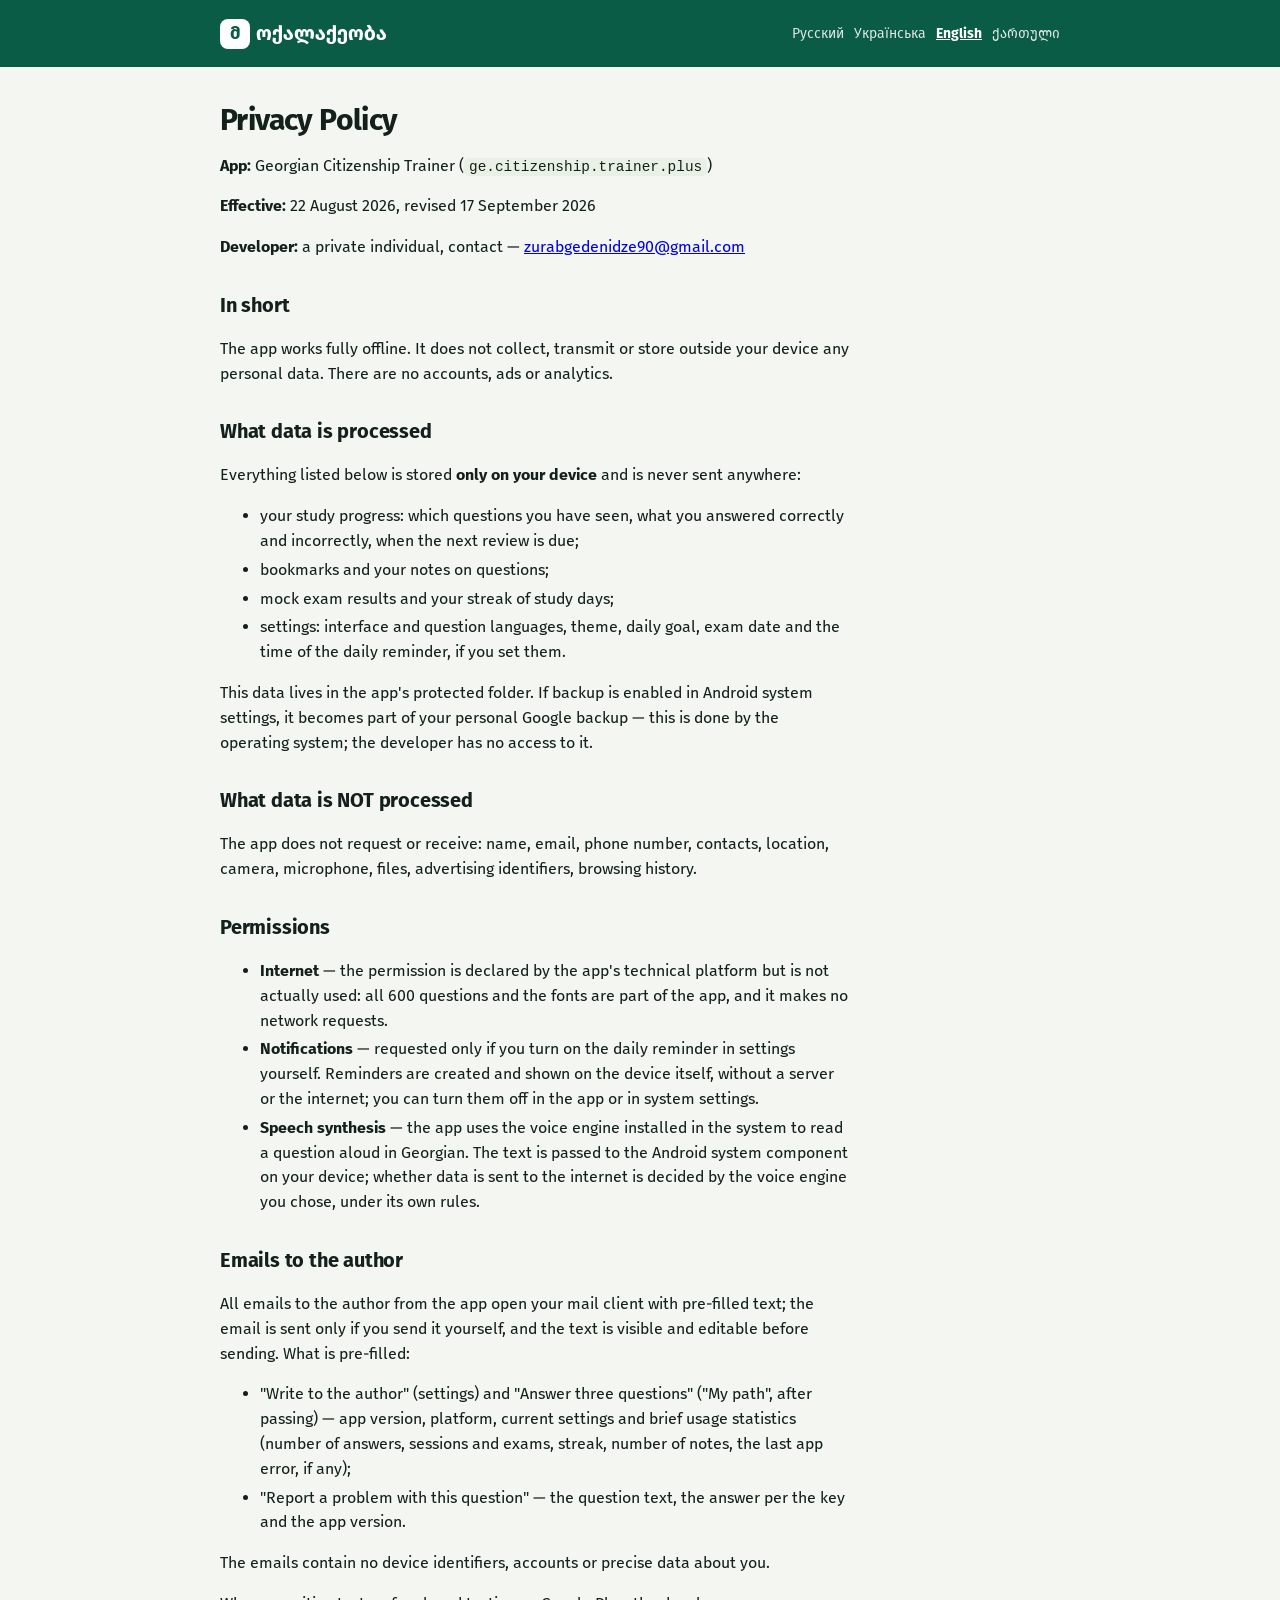
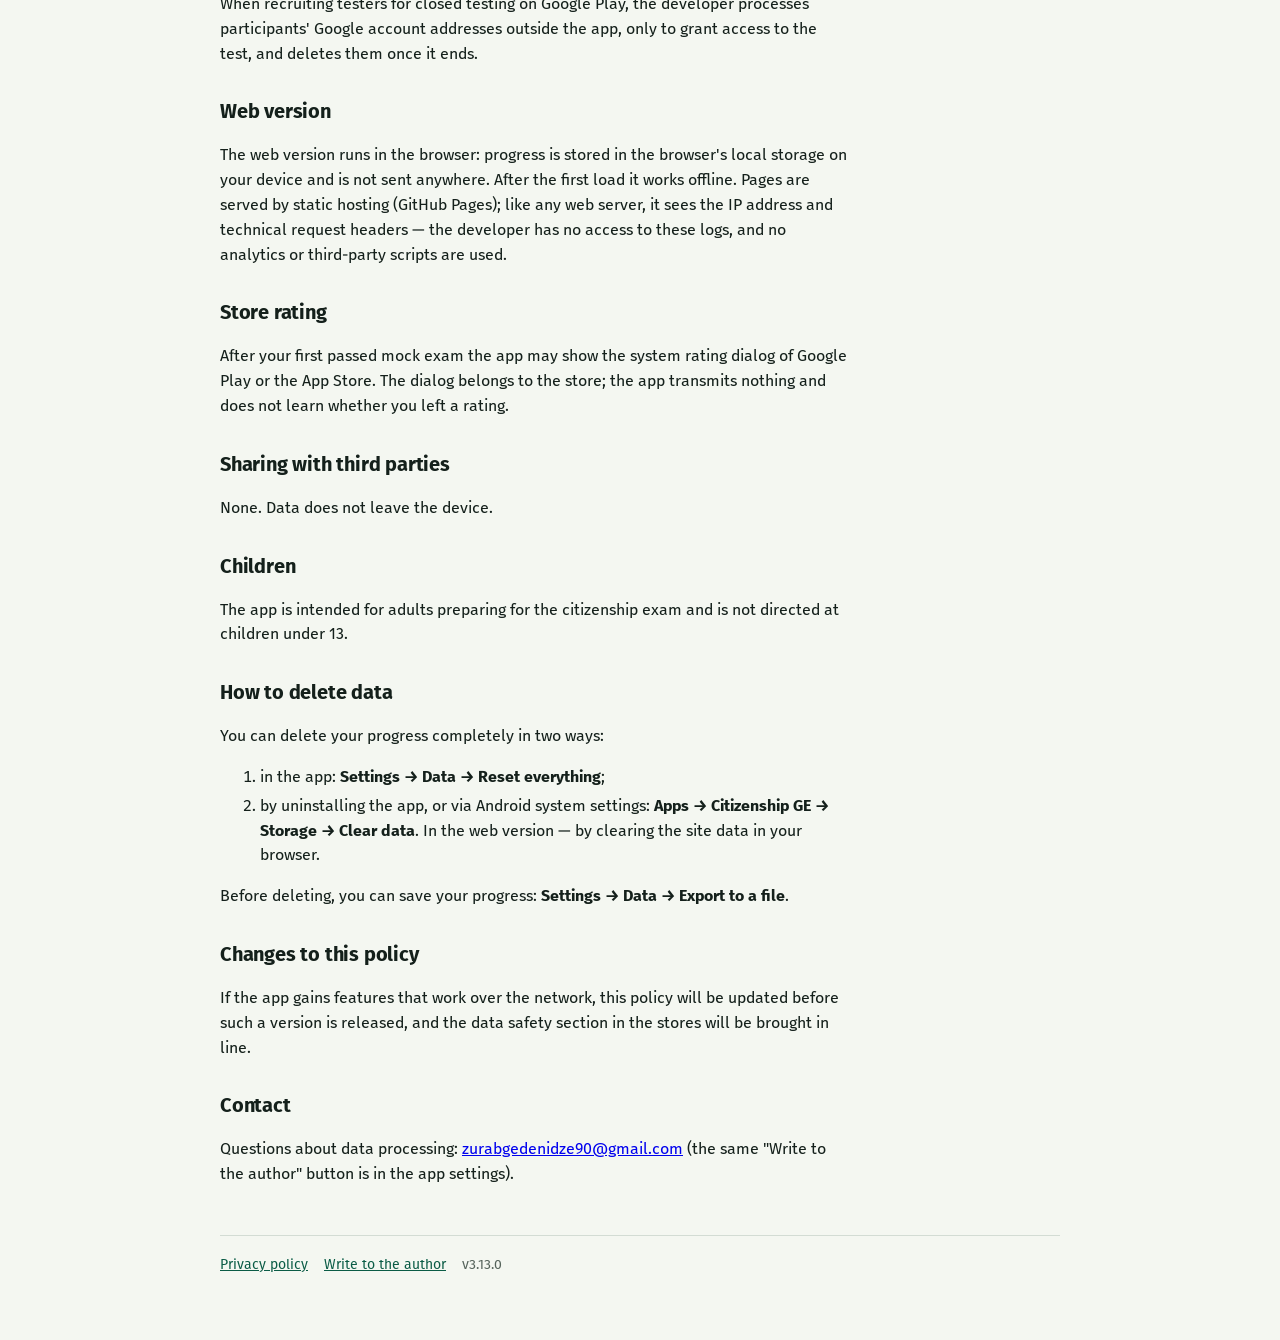
<file: privacy/en/index.html>
<!doctype html>
<html lang="en"><head><meta charset="utf-8"><meta name="viewport" content="width=device-width, initial-scale=1">
<title>Privacy Policy — მოქალაქეობა</title><meta name="description" content="Free trainer for the Georgian citizenship exam: 600 questions from the agency bank, a realistic mock exam, explanations, offline, no ads and no data collection.">
<meta property="og:title" content="Privacy Policy — მოქალაქეობა"><meta property="og:description" content="Free trainer for the Georgian citizenship exam: 600 questions from the agency bank, a realistic mock exam, explanations, offline, no ads and no data collection."><meta property="og:image" content="../../og.png"><meta property="og:type" content="website">
<meta name="theme-color" content="#0b5c46"><link rel="icon" href="../../app/icons/icon-192.png">
<link rel="alternate" hreflang="ru" href="../../privacy/">
<link rel="alternate" hreflang="uk" href="../../privacy/uk/">
<link rel="alternate" hreflang="en" href="../../privacy/en/">
<link rel="alternate" hreflang="ka" href="../../privacy/en/">
<style>
:root{--bg:#f4f7f1;--surface:#fff;--surface-2:#e9f0e6;--fg:#14201b;--muted:#55635b;--border:#d3dcd4;--primary:#0b5c46;--primary-soft:#cfe9dd;--primary-fg:#fff}
@media (prefers-color-scheme:dark){:root{--bg:#0f1713;--surface:#18211c;--surface-2:#1f2a24;--fg:#e9efe9;--muted:#9aa79f;--border:#2c3a32;--primary:#5fcf9d;--primary-soft:#1d3d31;--primary-fg:#08150f}}
@font-face{font-family:FiraGO;font-weight:400;font-display:swap;src:url('../../app/fonts/firago-regular.woff2') format('woff2')}
@font-face{font-family:FiraGO;font-weight:500;font-display:swap;src:url('../../app/fonts/firago-medium.woff2') format('woff2')}
@font-face{font-family:FiraGO;font-weight:600;font-display:swap;src:url('../../app/fonts/firago-semibold.woff2') format('woff2')}
@font-face{font-family:FiraGO;font-weight:700;font-display:swap;src:url('../../app/fonts/firago-bold.woff2') format('woff2')}
*{box-sizing:border-box} body{margin:0;background:var(--bg);color:var(--fg);font-family:FiraGO,system-ui,sans-serif;font-size:16px;line-height:1.55}
header{background:var(--primary);color:var(--primary-fg)} header .in{max-width:880px;margin:0 auto;padding:18px 20px;display:flex;align-items:center;justify-content:space-between;gap:12px;flex-wrap:wrap}
.wm{display:inline-flex;align-items:center;gap:2px;font-family:FiraGO,system-ui,sans-serif;font-weight:800;font-size:20px;color:inherit;text-decoration:none}
.wm .m{display:inline-grid;place-items:center;width:30px;height:30px;border-radius:8px;background:#fff;color:#0b5c46;font-size:18px;margin-right:4px}
nav.langs{display:flex;gap:10px;font-size:14px} nav.langs a{color:inherit;opacity:.85;text-decoration:none} nav.langs a[aria-current]{opacity:1;font-weight:700;text-decoration:underline}
main{max-width:880px;margin:0 auto;padding:28px 20px 64px}
h1{font-size:clamp(28px,5vw,40px);line-height:1.15;letter-spacing:-.02em;margin:8px 0 12px;text-wrap:balance} .lead{font-size:18px;color:var(--muted);max-width:60ch;margin:0 0 22px}
.cta{display:flex;gap:12px;flex-wrap:wrap;margin:0 0 10px} .btn{display:inline-flex;align-items:center;min-height:48px;padding:0 20px;border-radius:14px;font-weight:700;text-decoration:none;border:1px solid var(--border);background:var(--surface);color:var(--fg)}
.btn.primary{background:var(--primary);color:var(--primary-fg);border-color:var(--primary)} .btn:focus-visible,a:focus-visible{outline:2px solid var(--primary);outline-offset:2px}
.note{font-size:14px;color:var(--muted);max-width:65ch}
h2{font-size:22px;margin:40px 0 12px;letter-spacing:-.01em}
.grid{display:grid;grid-template-columns:repeat(auto-fit,minmax(15rem,1fr));gap:14px;margin:0;padding:0;list-style:none}
.grid li{background:var(--surface);border:1px solid var(--border);border-radius:16px;padding:16px} .grid b{display:block;margin-bottom:4px}
.grid span{color:var(--muted);font-size:15px}
.facts{display:flex;flex-wrap:wrap;gap:8px;margin:18px 0 0;padding:0;list-style:none} .facts li{background:var(--primary-soft);color:var(--fg);border-radius:999px;padding:4px 12px;font-size:14px;font-weight:600}
article{max-width:70ch} article h1{font-size:30px} article h2{font-size:20px;margin-top:30px} article li{margin:4px 0} code{font-family:ui-monospace,Menlo,monospace;font-size:.9em;background:var(--surface-2);padding:1px 5px;border-radius:5px}
footer{border-top:1px solid var(--border);margin-top:48px;padding-top:18px;color:var(--muted);font-size:14px;display:flex;gap:16px;flex-wrap:wrap} footer a{color:var(--primary)}
</style></head><body>
<header><div class="in"><a class="wm" href="../../en/" lang="ka"><span class="m" aria-hidden="true">მ</span>ოქალაქეობა</a>
<nav class="langs" aria-label="Language"><a href="../../privacy/" lang="ru">Русский</a><a href="../../privacy/uk/" lang="uk">Українська</a><a href="../../privacy/en/" lang="en" aria-current="page">English</a><a href="../../privacy/en/" lang="ka">ქართული</a></nav></div></header>
<main><article><h1>Privacy Policy</h1>
<p><b>App:</b> Georgian Citizenship Trainer (<code>ge.citizenship.trainer.plus</code>)</p>
<p><b>Effective:</b> 22 August 2026, revised 17 September 2026</p>
<p><b>Developer:</b> a private individual, contact — <a href="mailto:zurabgedenidze90@gmail.com">zurabgedenidze90@gmail.com</a></p>
<h2>In short</h2>
<p>The app works fully offline. It does not collect, transmit or store outside your device any personal data. There are no accounts, ads or analytics.</p>
<h2>What data is processed</h2>
<p>Everything listed below is stored <b>only on your device</b> and is never sent anywhere:</p>
<ul><li>your study progress: which questions you have seen, what you answered correctly and incorrectly, when the next review is due;</li><li>bookmarks and your notes on questions;</li><li>mock exam results and your streak of study days;</li><li>settings: interface and question languages, theme, daily goal, exam date and the time of the daily reminder, if you set them.</li></ul>
<p>This data lives in the app's protected folder. If backup is enabled in Android system settings, it becomes part of your personal Google backup — this is done by the operating system; the developer has no access to it.</p>
<h2>What data is NOT processed</h2>
<p>The app does not request or receive: name, email, phone number, contacts, location, camera, microphone, files, advertising identifiers, browsing history.</p>
<h2>Permissions</h2>
<ul><li><b>Internet</b> — the permission is declared by the app's technical platform but is not actually used: all 600 questions and the fonts are part of the app, and it makes no network requests.</li><li><b>Notifications</b> — requested only if you turn on the daily reminder in settings yourself. Reminders are created and shown on the device itself, without a server or the internet; you can turn them off in the app or in system settings.</li><li><b>Speech synthesis</b> — the app uses the voice engine installed in the system to read a question aloud in Georgian. The text is passed to the Android system component on your device; whether data is sent to the internet is decided by the voice engine you chose, under its own rules.</li></ul>
<h2>Emails to the author</h2>
<p>All emails to the author from the app open your mail client with pre-filled text; the email is sent only if you send it yourself, and the text is visible and editable before sending. What is pre-filled:</p>
<ul><li>"Write to the author" (settings) and "Answer three questions" ("My path", after passing) — app version, platform, current settings and brief usage statistics (number of answers, sessions and exams, streak, number of notes, the last app error, if any);</li><li>"Report a problem with this question" — the question text, the answer per the key and the app version.</li></ul>
<p>The emails contain no device identifiers, accounts or precise data about you.</p>
<p>When recruiting testers for closed testing on Google Play, the developer processes participants' Google account addresses outside the app, only to grant access to the test, and deletes them once it ends.</p>
<h2>Web version</h2>
<p>The web version runs in the browser: progress is stored in the browser's local storage on your device and is not sent anywhere. After the first load it works offline. Pages are served by static hosting (GitHub Pages); like any web server, it sees the IP address and technical request headers — the developer has no access to these logs, and no analytics or third-party scripts are used.</p>
<h2>Store rating</h2>
<p>After your first passed mock exam the app may show the system rating dialog of Google Play or the App Store. The dialog belongs to the store; the app transmits nothing and does not learn whether you left a rating.</p>
<h2>Sharing with third parties</h2>
<p>None. Data does not leave the device.</p>
<h2>Children</h2>
<p>The app is intended for adults preparing for the citizenship exam and is not directed at children under 13.</p>
<h2>How to delete data</h2>
<p>You can delete your progress completely in two ways:</p>
<ol><li>in the app: <b>Settings → Data → Reset everything</b>;</li><li>by uninstalling the app, or via Android system settings: <b>Apps → Citizenship GE → Storage → Clear data</b>. In the web version — by clearing the site data in your browser.</li></ol>
<p>Before deleting, you can save your progress: <b>Settings → Data → Export to a file</b>.</p>
<h2>Changes to this policy</h2>
<p>If the app gains features that work over the network, this policy will be updated before such a version is released, and the data safety section in the stores will be brought in line.</p>
<h2>Contact</h2>
<p>Questions about data processing: <a href="mailto:zurabgedenidze90@gmail.com">zurabgedenidze90@gmail.com</a> (the same "Write to the author" button is in the app settings).</p></article>
<footer><a href="../../privacy/en/">Privacy policy</a><a href="mailto:zurabgedenidze90@gmail.com">Write to the author</a><span>v3.13.0</span></footer></main></body></html>
</file>
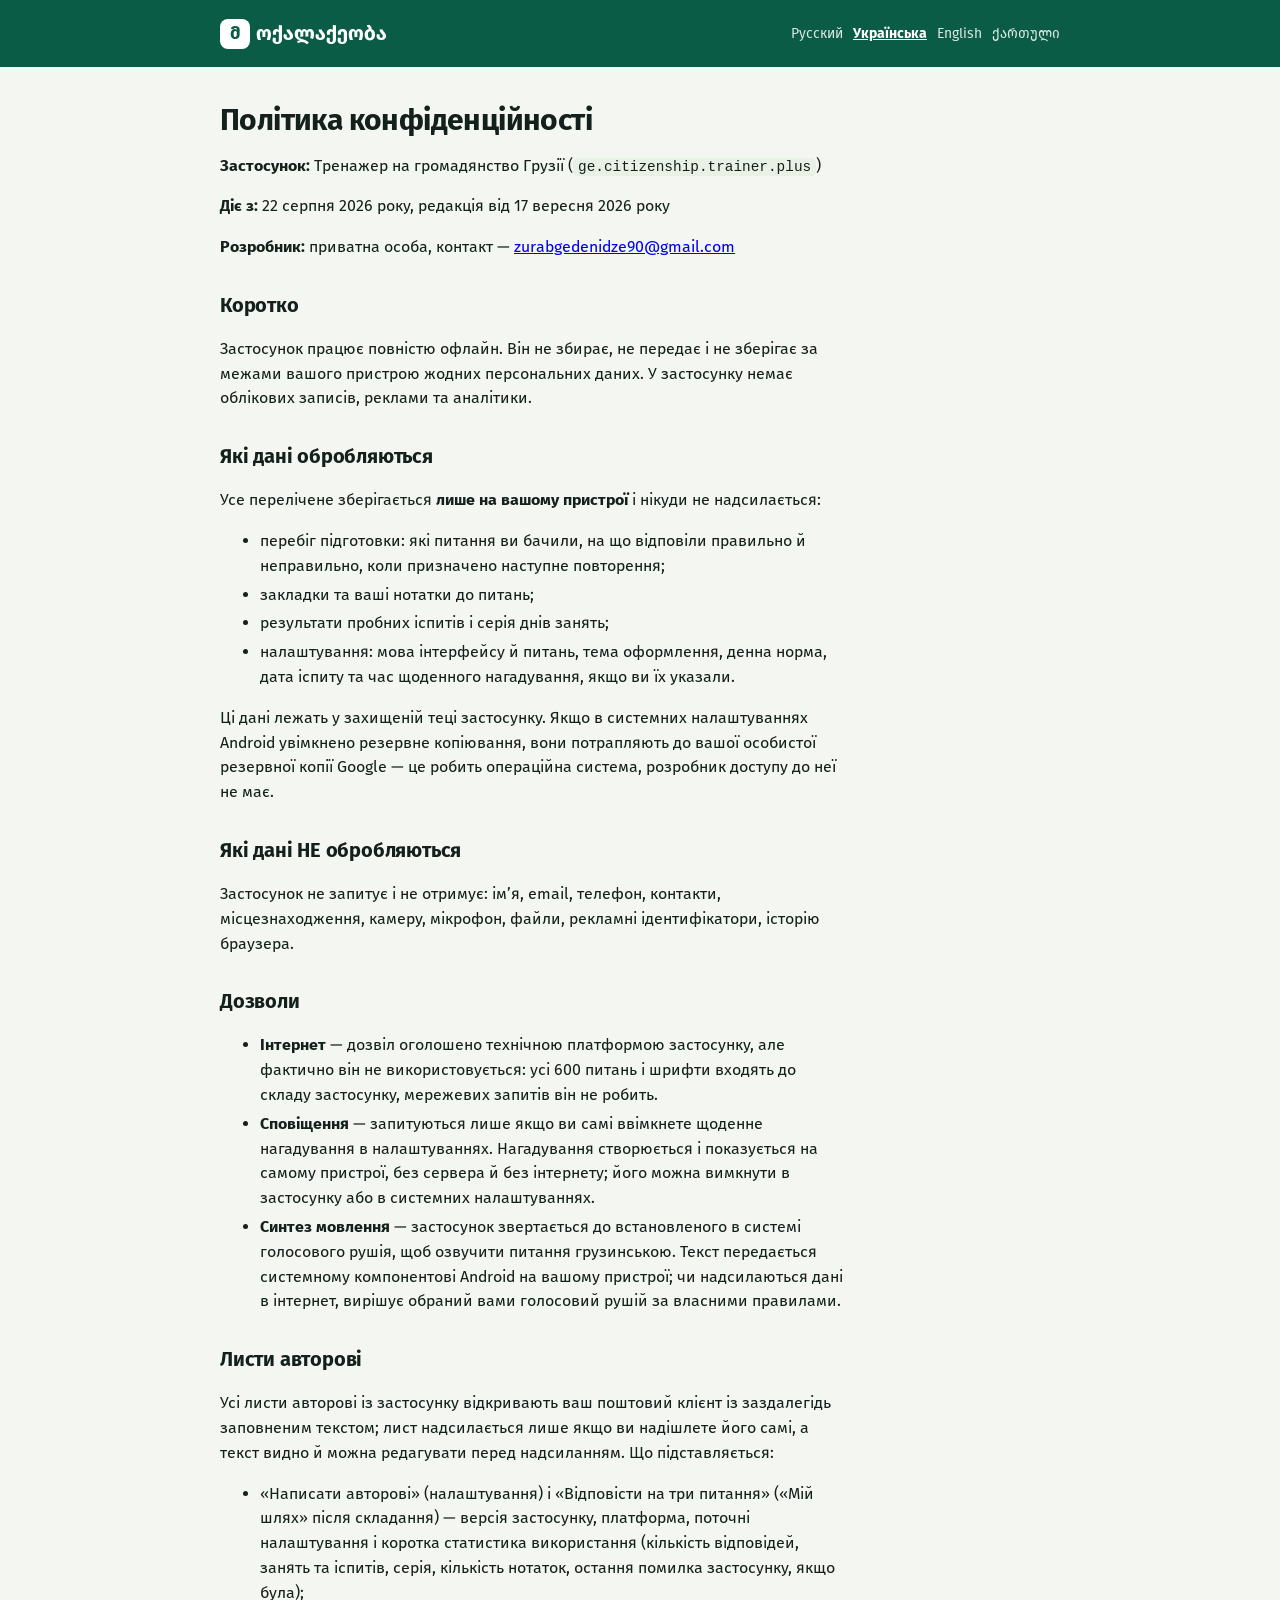
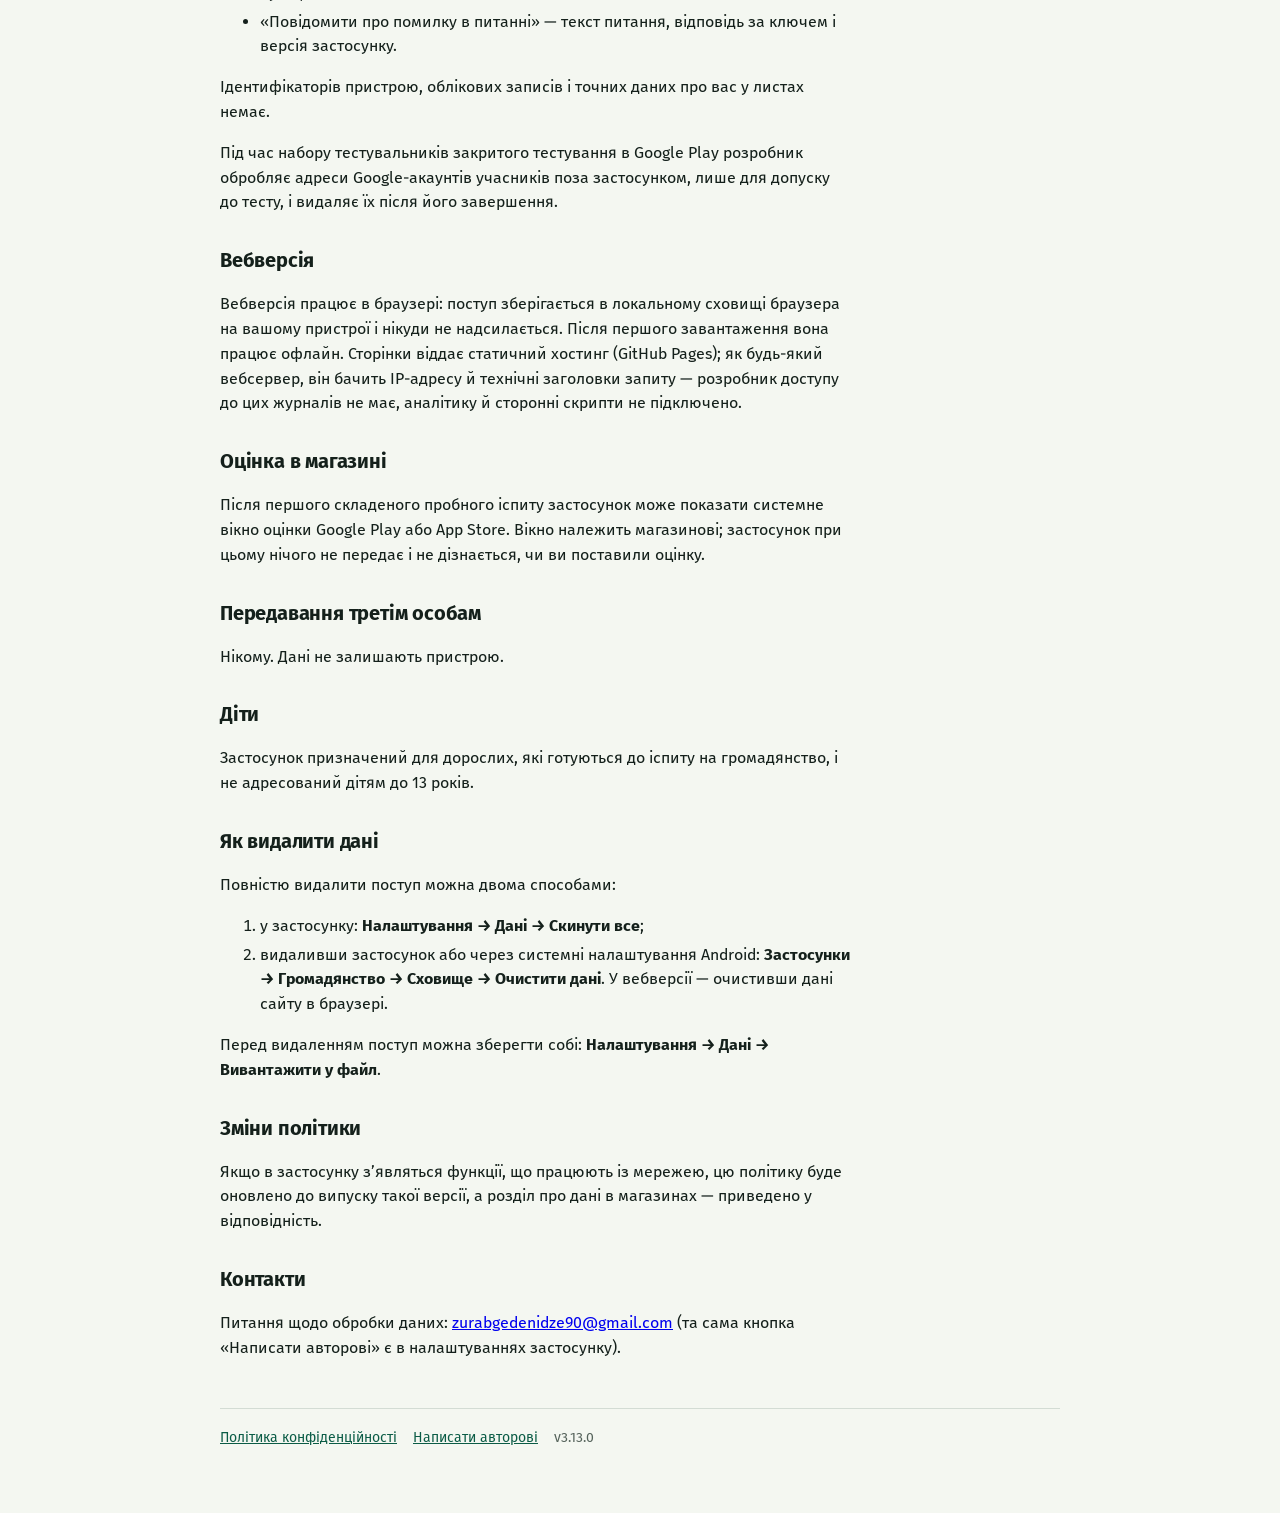
<file: privacy/uk/index.html>
<!doctype html>
<html lang="uk"><head><meta charset="utf-8"><meta name="viewport" content="width=device-width, initial-scale=1">
<title>Політика конфіденційності — მოქალაქეობა</title><meta name="description" content="Безкоштовний тренажер іспиту на громадянство Грузії: 600 питань із банку агентства, пробний іспит як справжній, пояснення, офлайн, без реклами та збирання даних.">
<meta property="og:title" content="Політика конфіденційності — მოქალაქეობა"><meta property="og:description" content="Безкоштовний тренажер іспиту на громадянство Грузії: 600 питань із банку агентства, пробний іспит як справжній, пояснення, офлайн, без реклами та збирання даних."><meta property="og:image" content="../../og.png"><meta property="og:type" content="website">
<meta name="theme-color" content="#0b5c46"><link rel="icon" href="../../app/icons/icon-192.png">
<link rel="alternate" hreflang="ru" href="../../privacy/">
<link rel="alternate" hreflang="uk" href="../../privacy/uk/">
<link rel="alternate" hreflang="en" href="../../privacy/en/">
<link rel="alternate" hreflang="ka" href="../../privacy/en/">
<style>
:root{--bg:#f4f7f1;--surface:#fff;--surface-2:#e9f0e6;--fg:#14201b;--muted:#55635b;--border:#d3dcd4;--primary:#0b5c46;--primary-soft:#cfe9dd;--primary-fg:#fff}
@media (prefers-color-scheme:dark){:root{--bg:#0f1713;--surface:#18211c;--surface-2:#1f2a24;--fg:#e9efe9;--muted:#9aa79f;--border:#2c3a32;--primary:#5fcf9d;--primary-soft:#1d3d31;--primary-fg:#08150f}}
@font-face{font-family:FiraGO;font-weight:400;font-display:swap;src:url('../../app/fonts/firago-regular.woff2') format('woff2')}
@font-face{font-family:FiraGO;font-weight:500;font-display:swap;src:url('../../app/fonts/firago-medium.woff2') format('woff2')}
@font-face{font-family:FiraGO;font-weight:600;font-display:swap;src:url('../../app/fonts/firago-semibold.woff2') format('woff2')}
@font-face{font-family:FiraGO;font-weight:700;font-display:swap;src:url('../../app/fonts/firago-bold.woff2') format('woff2')}
*{box-sizing:border-box} body{margin:0;background:var(--bg);color:var(--fg);font-family:FiraGO,system-ui,sans-serif;font-size:16px;line-height:1.55}
header{background:var(--primary);color:var(--primary-fg)} header .in{max-width:880px;margin:0 auto;padding:18px 20px;display:flex;align-items:center;justify-content:space-between;gap:12px;flex-wrap:wrap}
.wm{display:inline-flex;align-items:center;gap:2px;font-family:FiraGO,system-ui,sans-serif;font-weight:800;font-size:20px;color:inherit;text-decoration:none}
.wm .m{display:inline-grid;place-items:center;width:30px;height:30px;border-radius:8px;background:#fff;color:#0b5c46;font-size:18px;margin-right:4px}
nav.langs{display:flex;gap:10px;font-size:14px} nav.langs a{color:inherit;opacity:.85;text-decoration:none} nav.langs a[aria-current]{opacity:1;font-weight:700;text-decoration:underline}
main{max-width:880px;margin:0 auto;padding:28px 20px 64px}
h1{font-size:clamp(28px,5vw,40px);line-height:1.15;letter-spacing:-.02em;margin:8px 0 12px;text-wrap:balance} .lead{font-size:18px;color:var(--muted);max-width:60ch;margin:0 0 22px}
.cta{display:flex;gap:12px;flex-wrap:wrap;margin:0 0 10px} .btn{display:inline-flex;align-items:center;min-height:48px;padding:0 20px;border-radius:14px;font-weight:700;text-decoration:none;border:1px solid var(--border);background:var(--surface);color:var(--fg)}
.btn.primary{background:var(--primary);color:var(--primary-fg);border-color:var(--primary)} .btn:focus-visible,a:focus-visible{outline:2px solid var(--primary);outline-offset:2px}
.note{font-size:14px;color:var(--muted);max-width:65ch}
h2{font-size:22px;margin:40px 0 12px;letter-spacing:-.01em}
.grid{display:grid;grid-template-columns:repeat(auto-fit,minmax(15rem,1fr));gap:14px;margin:0;padding:0;list-style:none}
.grid li{background:var(--surface);border:1px solid var(--border);border-radius:16px;padding:16px} .grid b{display:block;margin-bottom:4px}
.grid span{color:var(--muted);font-size:15px}
.facts{display:flex;flex-wrap:wrap;gap:8px;margin:18px 0 0;padding:0;list-style:none} .facts li{background:var(--primary-soft);color:var(--fg);border-radius:999px;padding:4px 12px;font-size:14px;font-weight:600}
article{max-width:70ch} article h1{font-size:30px} article h2{font-size:20px;margin-top:30px} article li{margin:4px 0} code{font-family:ui-monospace,Menlo,monospace;font-size:.9em;background:var(--surface-2);padding:1px 5px;border-radius:5px}
footer{border-top:1px solid var(--border);margin-top:48px;padding-top:18px;color:var(--muted);font-size:14px;display:flex;gap:16px;flex-wrap:wrap} footer a{color:var(--primary)}
</style></head><body>
<header><div class="in"><a class="wm" href="../../uk/" lang="ka"><span class="m" aria-hidden="true">მ</span>ოქალაქეობა</a>
<nav class="langs" aria-label="Language"><a href="../../privacy/" lang="ru">Русский</a><a href="../../privacy/uk/" lang="uk" aria-current="page">Українська</a><a href="../../privacy/en/" lang="en">English</a><a href="../../privacy/en/" lang="ka">ქართული</a></nav></div></header>
<main><article><h1>Політика конфіденційності</h1>
<p><b>Застосунок:</b> Тренажер на громадянство Грузії (<code>ge.citizenship.trainer.plus</code>)</p>
<p><b>Діє з:</b> 22 серпня 2026 року, редакція від 17 вересня 2026 року</p>
<p><b>Розробник:</b> приватна особа, контакт — <a href="mailto:zurabgedenidze90@gmail.com">zurabgedenidze90@gmail.com</a></p>
<h2>Коротко</h2>
<p>Застосунок працює повністю офлайн. Він не збирає, не передає і не зберігає за межами вашого пристрою жодних персональних даних. У застосунку немає облікових записів, реклами та аналітики.</p>
<h2>Які дані обробляються</h2>
<p>Усе перелічене зберігається <b>лише на вашому пристрої</b> і нікуди не надсилається:</p>
<ul><li>перебіг підготовки: які питання ви бачили, на що відповіли правильно й неправильно, коли призначено наступне повторення;</li><li>закладки та ваші нотатки до питань;</li><li>результати пробних іспитів і серія днів занять;</li><li>налаштування: мова інтерфейсу й питань, тема оформлення, денна норма, дата іспиту та час щоденного нагадування, якщо ви їх указали.</li></ul>
<p>Ці дані лежать у захищеній теці застосунку. Якщо в системних налаштуваннях Android увімкнено резервне копіювання, вони потрапляють до вашої особистої резервної копії Google — це робить операційна система, розробник доступу до неї не має.</p>
<h2>Які дані НЕ обробляються</h2>
<p>Застосунок не запитує і не отримує: ім’я, email, телефон, контакти, місцезнаходження, камеру, мікрофон, файли, рекламні ідентифікатори, історію браузера.</p>
<h2>Дозволи</h2>
<ul><li><b>Інтернет</b> — дозвіл оголошено технічною платформою застосунку, але фактично він не використовується: усі 600 питань і шрифти входять до складу застосунку, мережевих запитів він не робить.</li><li><b>Сповіщення</b> — запитуються лише якщо ви самі ввімкнете щоденне нагадування в налаштуваннях. Нагадування створюється і показується на самому пристрої, без сервера й без інтернету; його можна вимкнути в застосунку або в системних налаштуваннях.</li><li><b>Синтез мовлення</b> — застосунок звертається до встановленого в системі голосового рушія, щоб озвучити питання грузинською. Текст передається системному компонентові Android на вашому пристрої; чи надсилаються дані в інтернет, вирішує обраний вами голосовий рушій за власними правилами.</li></ul>
<h2>Листи авторові</h2>
<p>Усі листи авторові із застосунку відкривають ваш поштовий клієнт із заздалегідь заповненим текстом; лист надсилається лише якщо ви надішлете його самі, а текст видно й можна редагувати перед надсиланням. Що підставляється:</p>
<ul><li>«Написати авторові» (налаштування) і «Відповісти на три питання» («Мій шлях» після складання) — версія застосунку, платформа, поточні налаштування і коротка статистика використання (кількість відповідей, занять та іспитів, серія, кількість нотаток, остання помилка застосунку, якщо була);</li><li>«Повідомити про помилку в питанні» — текст питання, відповідь за ключем і версія застосунку.</li></ul>
<p>Ідентифікаторів пристрою, облікових записів і точних даних про вас у листах немає.</p>
<p>Під час набору тестувальників закритого тестування в Google Play розробник обробляє адреси Google-акаунтів учасників поза застосунком, лише для допуску до тесту, і видаляє їх після його завершення.</p>
<h2>Вебверсія</h2>
<p>Вебверсія працює в браузері: поступ зберігається в локальному сховищі браузера на вашому пристрої і нікуди не надсилається. Після першого завантаження вона працює офлайн. Сторінки віддає статичний хостинг (GitHub Pages); як будь-який вебсервер, він бачить IP-адресу й технічні заголовки запиту — розробник доступу до цих журналів не має, аналітику й сторонні скрипти не підключено.</p>
<h2>Оцінка в магазині</h2>
<p>Після першого складеного пробного іспиту застосунок може показати системне вікно оцінки Google Play або App Store. Вікно належить магазинові; застосунок при цьому нічого не передає і не дізнається, чи ви поставили оцінку.</p>
<h2>Передавання третім особам</h2>
<p>Нікому. Дані не залишають пристрою.</p>
<h2>Діти</h2>
<p>Застосунок призначений для дорослих, які готуються до іспиту на громадянство, і не адресований дітям до 13 років.</p>
<h2>Як видалити дані</h2>
<p>Повністю видалити поступ можна двома способами:</p>
<ol><li>у застосунку: <b>Налаштування → Дані → Скинути все</b>;</li><li>видаливши застосунок або через системні налаштування Android: <b>Застосунки → Громадянство → Сховище → Очистити дані</b>. У вебверсії — очистивши дані сайту в браузері.</li></ol>
<p>Перед видаленням поступ можна зберегти собі: <b>Налаштування → Дані → Вивантажити у файл</b>.</p>
<h2>Зміни політики</h2>
<p>Якщо в застосунку з’являться функції, що працюють із мережею, цю політику буде оновлено до випуску такої версії, а розділ про дані в магазинах — приведено у відповідність.</p>
<h2>Контакти</h2>
<p>Питання щодо обробки даних: <a href="mailto:zurabgedenidze90@gmail.com">zurabgedenidze90@gmail.com</a> (та сама кнопка «Написати авторові» є в налаштуваннях застосунку).</p></article>
<footer><a href="../../privacy/uk/">Політика конфіденційності</a><a href="mailto:zurabgedenidze90@gmail.com">Написати авторові</a><span>v3.13.0</span></footer></main></body></html>
</file>
<file: app/styles.css>
/* Шрифты вшиты в приложение — работает без интернета.
   Вариативные: одна ось веса 100–900 вместо двух статических начертаний,
   иначе промежуточные жирности (550, 650) рендерились одним и тем же весом
   и иерархия существовала только в коде. WOFF2-субсеты втрое легче TTF. */
/* FiraGO (bBox Type, SIL OFL 1.1 — fonts/FiraGO-OFL.txt): одна семья для латиницы, кириллицы и грузинского,
   поэтому грузинский и русский текст на одном экране выглядят как один голос. */
@font-face { font-family: FiraGO; font-style: normal; font-weight: 400; font-display: swap; src: url('./fonts/firago-regular.woff2') format('woff2'); }
@font-face { font-family: FiraGO; font-style: normal; font-weight: 500; font-display: swap; src: url('./fonts/firago-medium.woff2') format('woff2'); }
@font-face { font-family: FiraGO; font-style: normal; font-weight: 600; font-display: swap; src: url('./fonts/firago-semibold.woff2') format('woff2'); }
@font-face { font-family: FiraGO; font-style: normal; font-weight: 700; font-display: swap; src: url('./fonts/firago-bold.woff2') format('woff2'); }

/* ==========================================================================
   Тренажёр на гражданство Грузии — палитра: глубокий зелёный (Грузия),
   пергамент, красный акцент для ошибок.
   ========================================================================== */
:root {
  --text-xs: clamp(0.75rem, 0.7rem + 0.25vw, 0.875rem);
  --text-sm: clamp(0.875rem, 0.8rem + 0.35vw, 1rem);
  --text-base: clamp(1rem, 0.95rem + 0.25vw, 1.125rem);
  --text-lg: clamp(1.125rem, 1rem + 0.75vw, 1.5rem);
  --text-xl: clamp(1.5rem, 1.2rem + 1.25vw, 2.25rem);

  --space-1: .25rem; --space-2: .5rem; --space-3: .75rem; --space-4: 1rem;
  --space-5: 1.25rem; --space-6: 1.5rem; --space-8: 2rem; --space-10: 2.5rem;
  --space-12: 3rem;

  --radius: 20px;
  --radius-sm: 12px;
  --tabbar-h: 60px;
  --safe-b: env(safe-area-inset-bottom, 0px);
  --safe-t: env(safe-area-inset-top, 0px);
  --safe-l: env(safe-area-inset-left, 0px);
  --safe-r: env(safe-area-inset-right, 0px);
}

/* Каждый цвет объявлен дважды: сначала hex, следом oklch. Системный WebView
   старше Chrome 111 не знает oklch и просто игнорирует вторую строку — вместо
   бесцветного экрана получаем ту же палитру с чуть меньшей точностью. */
:root, [data-theme="light"] {
  --bg: #f5f7f2;                     --bg: oklch(97.5% 0.012 120);
  --surface: #ffffff;                --surface: oklch(100% 0 0);
  --surface-2: #eef1e9;              --surface-2: oklch(95.5% 0.018 130);
  --surface-3: #e3e8dc;              --surface-3: oklch(92% 0.024 135);
  /* граница обязана читаться как элемент управления: WCAG 1.4.11 требует 3:1 */
  --border: #818e79;                 --border: oklch(60% 0.022 135);
  --border-soft: #d3dbcc;            --border-soft: oklch(87% 0.02 135);
  --fg: #22302a;                     --fg: oklch(24% 0.03 150);
  --fg-muted: #5b6b62;               --fg-muted: oklch(48% 0.02 150);
  --primary: #0b5c46;                --primary: oklch(45% 0.1 165);
  --primary-fg: #fcfdfc;             --primary-fg: oklch(99% 0 0);
  --primary-soft: #d6eee2;           --primary-soft: oklch(92% 0.05 165);
  --danger: #b1301f;                 --danger: oklch(52% 0.19 25);
  --danger-soft: #fae5e1;            --danger-soft: oklch(94% 0.05 25);
  --warn: #9a6a12;                   --warn: oklch(62% 0.14 75);
  --warn-soft: #f7edda;              --warn-soft: oklch(95% 0.05 75);
  --shadow: 0 1px 2px #22302a0f, 0 8px 24px #22302a0f;
  --header: #0b5c46;                 --header: oklch(45% 0.1 165);
  --header-fg: #ffffff;
  --header-fg-muted: #cfe5db;
}

[data-theme="dark"] {
  --bg: #101713;                     --bg: oklch(17% 0.018 155);
  --surface: #1c2620;                --surface: oklch(24% 0.02 155);
  --surface-2: #232e27;              --surface-2: oklch(28% 0.024 155);
  --surface-3: #2a3630;              --surface-3: oklch(32% 0.028 155);
  --border: #6d7d74;                 --border: oklch(58% 0.02 155);
  --border-soft: #39463e;            --border-soft: oklch(38% 0.026 155);
  --fg: #e7ede8;                     --fg: oklch(94% 0.012 145);
  --fg-muted: #a5b3ab;               --fg-muted: oklch(71% 0.02 150);
  --primary: #7fd6b3;                --primary: oklch(74% 0.12 165);
  --primary-fg: #0d1f18;             --primary-fg: oklch(18% 0.03 165);
  --primary-soft: #1e3b30;           --primary-soft: oklch(30% 0.05 165);
  /* красный на тёмном фоне осветлён: белый текст на прежнем давал 2.9:1 */
  --danger: #ff9d8e;                 --danger: oklch(78% 0.13 25);
  --danger-fg: #2a0d08;              --danger-fg: oklch(20% 0.06 25);
  --danger-soft: #3a1f19;            --danger-soft: oklch(30% 0.07 25);
  --warn: #e8bc6a;                   --warn: oklch(78% 0.13 80);
  --warn-soft: #322a17;              --warn-soft: oklch(31% 0.06 80);
  --shadow: 0 1px 2px #0006, 0 10px 30px #0004;
  --header: #0d3f31;                 --header: oklch(33% 0.07 165);
  --header-fg: #e7ede8;
  --header-fg-muted: #9dc4b4;
}

* { box-sizing: border-box; }
html, body { margin: 0; padding: 0; }
body {
  background: var(--bg);
  color: var(--fg);
  font-family: FiraGO, system-ui, sans-serif;
  font-size: var(--text-base);
  line-height: 1.5;
  -webkit-font-smoothing: antialiased;
  padding-bottom: calc(var(--tabbar-h) + var(--space-3) + var(--safe-b));
}
.ka { font-family: FiraGO, sans-serif; }

/* ---------- topbar: цветная панель, как в курьерских приложениях ---------- */
.topbar {
  position: sticky; top: 0; z-index: 30;
  display: flex; align-items: center; justify-content: space-between; gap: var(--space-3);
  padding: calc(var(--space-3) + var(--safe-t)) calc(var(--space-4) + var(--safe-r)) var(--space-3) calc(var(--space-4) + var(--safe-l));
  background: var(--header);
  color: var(--header-fg);
}
.brand { display: flex; align-items: center; gap: var(--space-3); min-width: 0; }
.brand-text { display: flex; flex-direction: column; line-height: 1.15; min-width: 0; gap: 2px; }
/* Словомарка მოქალაქეობა: первая буква — тот же знак, что в иконке, в белом
   квадратике; остальное слово продолжает её */
.wordmark { display: inline-flex; align-items: center; gap: 1px; font-family: FiraGO, sans-serif; font-weight: 700; font-size: 19px; letter-spacing: -.01em; line-height: 1; color: var(--header-fg); white-space: nowrap; }
.wordmark .mark { display: inline-grid; place-items: center; width: 26px; height: 26px; border-radius: 7px; background: var(--header-fg); color: var(--header); font-size: 17px; line-height: 1; margin-right: 3px; }
#brandSub { font-size: var(--text-xs); color: var(--header-fg-muted); white-space: nowrap; overflow: hidden; text-overflow: ellipsis; }
.topbar-actions { display: flex; align-items: center; gap: var(--space-2); flex: none; }

/* Кнопки в шапке — полупрозрачные на зелёном */
.topbar .icon-btn, .topbar .chip {
  border-color: transparent;
  background: #ffffff2b;
  color: var(--header-fg);
}
.topbar .icon-btn:hover, .topbar .chip:hover { background: #ffffff40; }

.icon-btn {
  border: 1px solid var(--border); background: var(--surface); color: var(--fg);
  min-width: 48px; min-height: 48px; border-radius: 999px; font-size: var(--text-sm);
  cursor: pointer; display: grid; place-items: center;
}
.chip {
  border: 1px solid var(--border); background: var(--surface); color: var(--fg);
  border-radius: 999px; padding: var(--space-2) var(--space-3); min-height: 48px;
  font-size: var(--text-xs); font-weight: 650; cursor: pointer;
  display: inline-flex; align-items: center; gap: var(--space-1);
}
.icon-btn:hover, .chip:hover { background: var(--surface-2); }
.ico { font-style: normal; }

/* ---------- layout ---------- */
.view {
  max-width: 720px; margin: 0 auto; display: flex; flex-direction: column; gap: var(--space-4);
  padding: var(--space-4) calc(var(--space-4) + var(--safe-r)) var(--space-8) calc(var(--space-4) + var(--safe-l));
}
/* overflow-wrap: длинные грузинские слова при крупном шрифте на 320px
   иначе вылезают за экран целиком — перенос внутри слова только когда не помещается */
h1 { font-size: var(--text-xl); margin: 0; font-weight: 680; letter-spacing: -.02em; overflow-wrap: anywhere; }
h2 { font-size: var(--text-lg); margin: 0; font-weight: 650; overflow-wrap: anywhere; }
/* подзаголовки карточек — семантически h2 (сразу после h1 экрана), визуально мельче */
h3, h2.h3 { font-size: var(--text-base); margin: 0; font-weight: 700; letter-spacing: -.01em; }
/* заголовок сессии в раннере: h1 для скринридера, но в строку и обычным кеглем */
h1.run-title { font-size: inherit; font-weight: 700; letter-spacing: 0; display: block; }
p { margin: 0; }
.muted { color: var(--fg-muted); font-size: var(--text-sm); }

.card {
  background: var(--surface); border: 1px solid var(--border-soft); border-radius: var(--radius);
  padding: var(--space-4); box-shadow: var(--shadow);
  display: flex; flex-direction: column; gap: var(--space-3);
}
.grid2 { display: grid; grid-template-columns: repeat(2, minmax(0, 1fr)); gap: var(--space-3); }
/* auto-fit: при крупном шрифте три метрики переходят в две колонки; третья тогда занимает весь второй ряд */
.grid3 { display: grid; grid-template-columns: repeat(auto-fit, minmax(5.5rem, 1fr)); gap: var(--space-3); container-type: inline-size; }
@container (max-width: 17.99rem) { .grid3 .metric:last-child { grid-column: 1 / -1; } }
.grid2 > *, .grid3 > * { min-width: 0; }
.row { display: flex; align-items: center; gap: var(--space-2); flex-wrap: wrap; }
/* wrap: на 320px при крупном шрифте бейдж прогноза уходит на новую строку, а не за край */
.spread { display: flex; flex-wrap: wrap; align-items: center; justify-content: space-between; gap: var(--space-2) var(--space-3); }

.metric { background: var(--surface-2); border-radius: var(--radius-sm); padding: var(--space-3) var(--space-2); display: flex; flex-direction: column; gap: 2px; }
.metric b { font-size: var(--text-xl); font-weight: 800; line-height: 1.05; font-variant-numeric: tabular-nums; letter-spacing: -.02em; }
.metric span { font-size: var(--text-xs); color: var(--fg-muted); font-weight: 550; hyphens: auto; overflow-wrap: anywhere; }

.btn {
  border: 1px solid transparent; border-radius: 14px; cursor: pointer;
  padding: var(--space-3) var(--space-5); min-height: 52px;
  font-size: var(--text-base); font-weight: 700; letter-spacing: -.01em;
  background: var(--primary); color: var(--primary-fg); font-family: inherit;
  box-shadow: 0 2px 8px #0b5c4633;
}
.btn:hover { filter: brightness(1.06); }
/* ссылка в роли кнопки (mailto «Написать автору») */
a.btn { text-decoration: none; display: inline-flex; align-items: center; justify-content: center; gap: 6px; align-self: flex-start; }
/* кнопка «в свою ширину» (align-self: flex-start) при крупном шрифте не должна быть шире карточки */
.btn { max-width: 100%; white-space: normal; text-align: center; }
.btn.ghost { background: var(--surface-2); color: var(--fg); border-color: var(--border); box-shadow: none; font-weight: 650; }
.btn.danger { background: var(--danger); color: var(--danger-fg, #fff); }
.btn:disabled { opacity: .45; cursor: not-allowed; }
.btn.block { width: 100%; }

.seg { display: inline-flex; background: var(--surface-2); border: 1px solid var(--border); border-radius: 999px; padding: 3px; gap: 2px; flex-wrap: wrap; }
.seg button {
  border: 0; background: transparent; color: var(--fg-muted); cursor: pointer; font-family: inherit;
  padding: var(--space-3) var(--space-4); border-radius: 999px; font-size: var(--text-xs); font-weight: 600;
  min-height: 44px;
}
.seg button[aria-pressed="true"] {
  background: var(--surface); color: var(--primary); box-shadow: var(--shadow);
  outline: 2px solid var(--primary); outline-offset: -2px; font-weight: 700;
}

select, input[type="text"], input[type="number"] {
  font-family: inherit; font-size: var(--text-sm); color: var(--fg);
  background: var(--surface-2); border: 1px solid var(--border); border-radius: var(--radius-sm);
  padding: var(--space-2) var(--space-3); max-width: 100%;
}

/* Таблицы прокручиваются сами: пять колонок статистики не помещаются
   в 320-412px, и без этого горизонтально скроллилась вся страница */

/* ---------- progress ---------- */
.bar { height: 8px; background: var(--surface-3); border-radius: 999px; overflow: hidden; }
.bar > i { display: block; height: 100%; background: var(--primary); border-radius: 999px; transition: width .35s ease; }
.bar.warn > i { background: var(--warn); }
.bar.danger > i { background: var(--danger); }

/* ---------- question ---------- */
.qmeta { display: flex; align-items: flex-start; justify-content: space-between; gap: var(--space-2); font-size: var(--text-xs); color: var(--fg-muted); }
/* три кнопки (озвучка, закладка, заметка) — всегда одной строкой; переносится подпись раздела, а не кнопки */
.qmeta > span { min-width: 0; overflow-wrap: anywhere; }
.qmeta .row { flex: none; flex-wrap: nowrap; gap: var(--space-2); }
/* --q-scale — настройка «размер текста вопросов», независимо от системного шрифта */
.qtext { font-size: calc(var(--text-base) * var(--q-scale, 1)); font-weight: 550; line-height: 1.45; }
.qtext.ka { font-size: calc(var(--text-lg) * var(--q-scale, 1)); font-weight: 500; line-height: 1.5; }
.qtrans { font-size: calc(var(--text-sm) * var(--q-scale, 1)); color: var(--fg-muted); border-left: 3px solid var(--border-soft); padding-left: var(--space-3); }

.opts { display: flex; flex-direction: column; gap: var(--space-2); }
.opt {
  display: flex; gap: var(--space-3); align-items: flex-start; text-align: left;
  background: var(--surface-2); border: 1.5px solid var(--border); color: var(--fg);
  border-radius: var(--radius-sm); padding: var(--space-3); cursor: pointer;
  font-family: inherit; font-size: calc(var(--text-sm) * var(--q-scale, 1)); line-height: 1.4;
}
.opt:hover:not(:disabled) { border-color: var(--primary); }
.opt .key { flex: none; width: 24px; height: 24px; border-radius: 999px; background: var(--surface-3); display: grid; place-items: center; font-size: var(--text-xs); font-weight: 700; }
.opt .body { display: flex; flex-direction: column; gap: 2px; min-width: 0; }
.opt .body .sub { font-size: calc(var(--text-xs) * var(--q-scale, 1)); color: var(--fg-muted); }
.opt.correct { border-color: var(--primary); background: var(--primary-soft); }
.opt.wrong { border-color: var(--danger); background: var(--danger-soft); }
/* в экзамене выбранный вариант — нейтральный, без намёка на «правильно» */
.opt.selected { border-color: var(--fg); }
.opt:disabled { cursor: default; }

.verdict { border-radius: var(--radius-sm); padding: var(--space-3); font-size: var(--text-sm); font-weight: 600; }
.modal-back {
  position: fixed; inset: 0; z-index: 100;
  background: #0009;
  background: color-mix(in oklab, #000 55%, transparent);
  display: flex; align-items: center; justify-content: center;
  padding: calc(var(--space-4) + var(--safe-t)) calc(var(--space-4) + var(--safe-r)) calc(var(--space-4) + var(--safe-b)) calc(var(--space-4) + var(--safe-l));
}
.modal {
  background: var(--surface); color: var(--fg);
  border: 1px solid var(--border-soft); border-radius: var(--radius);
  padding: var(--space-5); max-width: 26rem; width: 100%;
  box-shadow: 0 20px 50px rgba(0,0,0,.28);
  display: flex; flex-direction: column; gap: var(--space-4);
  /* при системном шрифте 200% длинный вопрос перестаёт помещаться:
     без прокрутки кнопки уезжали за край экрана */
  max-height: 100%; overflow-y: auto;
}
.modal-text { margin: 0; font-size: var(--text-base); line-height: 1.5; }
.modal-row { display: flex; gap: var(--space-3); justify-content: flex-end; flex-wrap: wrap; }
.modal-row .btn { flex: 1 1 auto; min-width: 8rem; }

.why {
  background: var(--surface-2); border-left: 3px solid var(--primary);
  border-radius: var(--radius-sm); padding: var(--space-3);
  font-size: var(--text-sm); line-height: 1.45; color: var(--fg);
  /* в пояснениях к языку встречаются длинные грузинские словоформы — на 320px их нужно переносить */
  min-width: 0; overflow-wrap: anywhere; word-break: break-word;
}
.why b { color: var(--primary); }
.btn.small { padding: var(--space-2) var(--space-3); font-size: var(--text-xs); align-self: flex-start; }

.verdict.ok { background: var(--primary-soft); color: var(--fg); }
.verdict.no { background: var(--danger-soft); color: var(--fg); }

.timer { font-variant-numeric: tabular-nums; font-weight: 700; font-size: var(--text-sm); }
.timer.low { color: var(--danger); }

/* название раздела в статистике — кнопка «учить раздел» */
.link-btn { all: unset; cursor: pointer; color: var(--primary); font: inherit; font-weight: 600; padding: var(--space-2) 0; min-height: 28px; display: inline-flex; flex-wrap: wrap; align-items: center; gap: 4px; border-radius: 6px; text-align: left; max-width: 100%; min-width: 0; overflow-wrap: anywhere; } /* длинные грузинские слова (კონფიდენციალურობის) при крупном шрифте должны переноситься */
/* строки статистики: список вместо таблицы — на узком экране числа переходят на
   вторую строку, а не уезжают за край карточки */
.rows { list-style: none; margin: 0; padding: 0; }
.rows li { display: flex; flex-wrap: wrap; align-items: center; justify-content: space-between; gap: 2px var(--space-3); padding: var(--space-2) 0; border-bottom: 1px solid var(--border-soft); }
.rows li:last-child { border-bottom: 0; }
.rows .name { flex: 1 1 12em; min-width: 0; overflow-wrap: anywhere; } .rows .name .link-btn { max-width: 100%; white-space: normal; overflow-wrap: anywhere; }
.rows .vals { display: inline-flex; flex-wrap: wrap; align-items: center; column-gap: var(--space-2); row-gap: 2px; font-size: var(--text-sm); color: var(--fg-muted); font-variant-numeric: tabular-nums; }
.rows .v { white-space: nowrap; display: inline-flex; align-items: center; gap: 4px; }
.rows .vals { column-gap: var(--space-4); }
.rows .res { font-size: var(--text-xs); font-weight: 650; padding: 1px 8px; border-radius: 999px; margin-left: 4px; }
.rows .res.ok { background: var(--primary-soft); color: var(--primary); }
.rows .res.no { background: var(--danger-soft); color: var(--danger); }
.rows .vals b { color: var(--fg); font-weight: 650; }
.badge { white-space: nowrap; }
.link-btn span { color: var(--fg-muted); font-weight: 400; }
.link-btn:focus-visible { outline: 2px solid var(--primary); outline-offset: 2px; }
.link-btn:active { opacity: .7; }

.badge { font-size: var(--text-xs); font-weight: 650; padding: 2px var(--space-2); border-radius: 999px; background: var(--surface-3); color: var(--fg-muted); }
.badge.ok { background: var(--primary-soft); color: var(--fg); }
.badge.no { background: var(--danger-soft); color: var(--fg); }
.badge.warn { background: var(--warn-soft); color: var(--fg); }

.note { font-size: var(--text-xs); color: var(--fg-muted); }
.empty { display: flex; flex-direction: column; gap: var(--space-2); align-items: flex-start; padding: var(--space-6) var(--space-4); text-align: left; }

/* ---------- tabbar ---------- */
.tabbar {
  position: fixed; bottom: 0; left: 0; right: 0; z-index: 30;
  display: grid; grid-template-columns: repeat(5, 1fr);
  background: color-mix(in oklab, var(--bg) 92%, transparent);
  backdrop-filter: blur(12px);
  border-top: 1px solid var(--border);
  padding-bottom: var(--safe-b);
}
.tabbar .tabs { display: contents; }
.tab {
  border: 0; background: transparent; color: var(--fg-muted); cursor: pointer; font-family: inherit;
  display: flex; flex-direction: column; align-items: center; gap: 3px;
  padding: var(--space-2) 0 var(--space-3); font-size: 11px; font-weight: 650;
}
.tab .ico {
  font-size: 17px; line-height: 1;
  padding: 3px 14px; border-radius: 999px;
}
.tab[aria-selected="true"] { color: var(--primary); font-weight: 750; }
.tab[aria-selected="true"] .ico { background: var(--primary-soft); }

.toast {
  position: fixed; left: 50%; transform: translateX(-50%);
  bottom: calc(84px + var(--safe-b)); z-index: 60;
  background: var(--fg); color: var(--bg); padding: var(--space-2) var(--space-4);
  border-radius: 999px; font-size: var(--text-xs); font-weight: 600; box-shadow: var(--shadow);
}
@media (min-width: 720px) { .view { padding-top: var(--space-6); } }

/* ---------- onboarding ---------- */
body.onboarding-mode .topbar,
body.onboarding-mode .tabbar { display: none; }
body.onboarding-mode .view { padding-top: calc(var(--space-6) + var(--safe-t)); min-height: 100dvh; justify-content: center; }

.onboarding .dots { display: flex; gap: var(--space-2); justify-content: center; }
.onboarding .dot {
  width: 7px; height: 7px; border-radius: 999px; background: var(--border-soft);
  transition: background .2s, width .2s;
}
.onboarding .dot.on { background: var(--primary); width: 20px; }
.onboarding .card { display: flex; flex-direction: column; gap: var(--space-3); }
.onboarding input[type="date"], .onboarding input[type="number"] {
  border: 1px solid var(--border); background: var(--surface-2); color: var(--fg);
  border-radius: var(--radius-sm); padding: var(--space-3);
  font-family: inherit; font-size: var(--text-sm);
}
.onboarding .row { flex-wrap: wrap; }

.boxes { display: flex; gap: var(--space-1); }
.box-step {
  flex: 1; display: flex; flex-direction: column; align-items: center; gap: 2px;
  background: var(--surface-2); border: 1px solid var(--border);
  border-radius: var(--radius-sm); padding: var(--space-2) var(--space-1);
}
.box-step b { font-size: var(--text-sm); color: var(--primary); }
.box-step span { font-size: 10px; color: var(--fg-muted); white-space: nowrap; }

input[type="date"] {
  border: 1px solid var(--border); background: var(--surface-2); color: var(--fg);
  border-radius: var(--radius-sm); padding: var(--space-2) var(--space-3);
  font-family: inherit; font-size: var(--text-sm);
}
.btn.small { padding: var(--space-2) var(--space-3); font-size: var(--text-sm); min-height: 44px; }

/* ==========================================================================
   Доступность: фокус, движение, крупный системный шрифт, большие экраны
   ========================================================================== */

/* Видимый фокус для клавиатуры и Switch Access. :focus-visible не трогает
   обычные нажатия пальцем, поэтому рамка не мешает в повседневном сценарии. */
:where(button, a, input, select, [tabindex]):focus-visible {
  outline: 3px solid var(--primary);
  outline-offset: 2px;
  border-radius: var(--radius-sm);
}

/* Отклик на нажатие: без него вариант ответа кажется неотзывчивым, пока
   идёт перерисовка. */
.opt:active:not(:disabled) { transform: scale(.99); background: var(--surface-3); }
.btn:active:not(:disabled) { transform: scale(.98); }

/* Правильный и неправильный ответ различаются не только цветом: WCAG 1.4.1
   и просто дальтонизм — красный с зелёным сливаются. */
.opt.correct, .opt.wrong { border-width: 2.5px; }
.opt.correct .key { background: var(--primary); color: var(--primary-fg); }
.opt.wrong .key { background: var(--danger); color: var(--danger-fg, #fff); }
/* Знак статуса справа — дублирует цвет формой, для дальтоников и при ярком
   солнце. В .key его ставить нельзя: кружок фиксированной ширины, символ
   переносится под букву. */
.opt.correct, .opt.wrong { position: relative; padding-right: var(--space-8); }
.opt.correct::after, .opt.wrong::after {
  position: absolute; right: var(--space-3); top: 50%; transform: translateY(-50%);
  font-size: var(--text-lg); font-weight: 700; line-height: 1;
}
.opt.correct::after { content: "✓"; color: var(--primary); }
.opt.wrong::after { content: "✕"; color: var(--danger); }
.opt.selected { border-color: var(--fg); border-width: 2.5px; }

/* Нижняя навигация при системном шрифте 130–200%: подписи сжимаются, панель
   не выезжает за экран, и контент над ней не перекрывается. */
.tabbar {
  padding-left: var(--safe-l); padding-right: var(--safe-r);
  min-height: 56px;
}
.tab { min-width: 0; padding-inline: 2px; }
.tab span:not(.ico) { overflow: hidden; text-overflow: ellipsis; white-space: nowrap; max-width: 100%; }
@media (max-height: 640px) {
  .tab { font-size: 10px; }
}

/* Уважение к системной настройке «уменьшить движение» */
@media (prefers-reduced-motion: reduce) {
  *, *::before, *::after {
    animation-duration: .01ms !important;
    animation-iteration-count: 1 !important;
    transition-duration: .01ms !important;
    scroll-behavior: auto !important;
  }
  .opt:active:not(:disabled), .btn:active:not(:disabled) { transform: none; }
}

/* Планшеты и складные: колонка 720px посреди широкого экрана выглядит
   брошенной, а нижняя навигация во всю ширину недосягаема для большого пальца. */
@media (min-width: 840px) {
  .view { max-width: 860px; }
  .grid2 { grid-template-columns: repeat(4, 1fr); }
  .tabbar {
    max-width: 560px; margin: 0 auto var(--space-3);
    border: 1px solid var(--border-soft); border-radius: 999px;
    bottom: var(--space-3); left: 0; right: 0;
  }
  body { padding-bottom: calc(var(--tabbar-h) + var(--space-8) + var(--safe-b)); }
}

/* Ландшафт на телефоне: высоты мало, шапка не должна съедать экран */
@media (max-height: 480px) and (orientation: landscape) {
  .topbar { position: static; }
  .view { padding-top: var(--space-2); }
}

/* Текст только для скринридера: визуально скрыт, но остаётся в дереве
   доступности (обычный display:none выкинул бы его и оттуда). */
.sr-only {
  position: absolute; width: 1px; height: 1px;
  padding: 0; margin: -1px; overflow: hidden;
  clip: rect(0 0 0 0); clip-path: inset(50%); white-space: nowrap; border: 0;
}

/* ==========================================================================
   Экран вопроса: место отдаём тексту, действия держим под рукой
   ========================================================================== */

/* Во время занятия и экзамена шапка ужимается до одной строки: подзаголовок
   дублирует данные из карточки вопроса, а на узком экране заставляет
   название переноситься и съедает высоту. */
/* в занятии и экзамене шапка компактнее: подпись убираем, словомарка мельче */
body.in-session #brandSub { display: none; }
body.in-session .wordmark { font-size: 16px; }
body.in-session .wordmark .mark { width: 22px; height: 22px; font-size: 14px; border-radius: 6px; }
body.in-session .topbar { padding-top: calc(var(--space-2) + var(--safe-t)); padding-bottom: var(--space-2); }
body.in-session .icon-btn { min-width: 40px; min-height: 40px; }
body.in-session .chip { min-height: 40px; }

/* Кнопки «Дальше», «Завершить блок» и навигация по вопросам всегда видны:
   раньше на телефоне до них нужно было доскроллить мимо четырёх вариантов. */
.runner-actions {
  position: sticky; bottom: calc(var(--tabbar-h) + var(--safe-b)); z-index: 20;
  margin: 0 calc(var(--space-4) * -1) calc(var(--space-8) * -1);
  padding: var(--space-3) var(--space-4) calc(var(--space-3) + var(--space-2));
  background: color-mix(in oklab, var(--bg) 92%, transparent);
  background: var(--bg);
  border-top: 1px solid var(--border-soft);
  backdrop-filter: blur(12px);
}
/* при крупном шрифте кнопки переносятся на вторую строку, а не наезжают друг на друга */
.runner-actions { flex-wrap: wrap; gap: var(--space-2); }
.runner-actions .btn { flex: 1 1 7.5rem; min-width: 0; padding-inline: var(--space-3); white-space: normal; }
.runner-actions .btn.small { flex: 1 1 7.5rem; align-self: stretch; }

/* Длинные цепочки дефисов в заданиях «вставьте слово» рвались посреди строки */
.qtext, .qtrans { overflow-wrap: break-word; }
/* «внутригосударственному» и подобные токены в вариантах не должны вылезать за кнопку */
.opt, .opt .body { overflow-wrap: anywhere; }

/* ---------- карта вопросов блока ---------- */
/* 5 × 2: десять ячеек в один ряд на телефоне не помещаются, а 44dp — минимум для касания */
.qmap {
  display: grid; grid-template-columns: repeat(5, minmax(0, 1fr)); gap: var(--space-2); max-width: 26rem;
}
.qmap-cell {
  min-height: 40px; padding: 0;
  border: 1.5px solid var(--border); border-radius: var(--radius-sm);
  background: var(--surface-2); color: var(--fg-muted);
  font-family: inherit; font-size: var(--text-xs); font-weight: 650;
  font-variant-numeric: tabular-nums; cursor: pointer;
  display: grid; place-items: center; position: relative;
}
/* отвечен: залит цветом бренда — виден одним взглядом */
.qmap-cell.answered { background: var(--primary); border-color: var(--primary); color: var(--primary-fg); }
/* помечен «вернуться»: флажок в углу, чтобы отличаться от отвеченного не только цветом */
.qmap-cell.flagged::after {
  content: "⚑"; position: absolute; top: -2px; right: 1px;
  font-size: 10px; color: var(--warn); line-height: 1;
}
.qmap-cell.flagged { border-color: var(--warn); }
.qmap-cell.current { outline: 2.5px solid var(--fg); outline-offset: 1px; }

.icon-btn.on { border-color: var(--warn); color: var(--warn); }

/* ландшафт: высоты мало — карта в один ряд пониже */
@media (max-height: 480px) and (orientation: landscape) {
  .qmap { grid-template-columns: repeat(10, minmax(0, 1fr)); max-width: none; gap: var(--space-1); }
  .qmap-cell { min-height: 30px; }
}

/* ---------- живость интерфейса ----------
   Полная перерисовка убивала CSS-переходы: ни один transition не успевал
   проиграться. Анимация появления даёт смену экрана без «телепортации»;
   глобальное правило prefers-reduced-motion выключает и её. */
/* Не из полной прозрачности: на 120 Гц экранах старт с opacity 0 читается
   как моргание, а лёгкий сдвиг с полупрозрачности — как переход */
@keyframes screen-in {
  from { opacity: .45; transform: translateY(8px); }
  to { opacity: 1; transform: none; }
}
.view-inner { animation: screen-in .16s ease-out; }

@keyframes toast-in {
  from { opacity: 0; transform: translate(-50%, 8px); }
  to { opacity: 1; transform: translate(-50%, 0); }
}
.toast { animation: toast-in .2s ease-out; }
.view.no-anim .view-inner { animation: none; }

/* ---------- motion: отклик как в iOS ----------
   Три вещи делают интерфейс «плавным»: быстрый отклик на касание (сжатие
   на 2–6% за 60 мс), мягкие кривые вместо linear/ease и переходы состояний
   вместо мгновенной подмены. Всё ниже — только transform/opacity/цвет,
   без layout-свойств, чтобы держать 120 Гц. */
:root {
  --ease-out: cubic-bezier(.2, .8, .2, 1);
  --ease-spring: cubic-bezier(.34, 1.4, .64, 1);
}
* { -webkit-tap-highlight-color: transparent; }
button, label, select, .tab, .opt, .mode-row, .link-btn, .qmap-cell { touch-action: manipulation; }
input[type="checkbox"], input[type="radio"] { accent-color: var(--primary); width: 20px; height: 20px; }

.btn, .icon-btn, .chip, .opt, .mode-row, .seg button, .tab, .tab .ico, .link-btn, .qmap-cell {
  transition: transform .2s var(--ease-out), background-color .2s var(--ease-out),
              border-color .2s var(--ease-out), color .2s var(--ease-out),
              box-shadow .2s var(--ease-out), opacity .2s var(--ease-out), filter .2s var(--ease-out);
}
.btn:active:not(:disabled) { transform: scale(.97); transition-duration: .06s; }
.opt:active:not(:disabled) { transform: scale(.985); transition-duration: .06s; }
.icon-btn:active, .chip:active, .seg button:active, .link-btn:active, .qmap-cell:active { transform: scale(.93); transition-duration: .06s; }
.mode-row:active:not(:disabled) { transform: scale(.99); transition-duration: .06s; }
.tab:active .ico { transform: scale(.88); transition-duration: .06s; }

/* элемент, который пользователь только что нажал, после перерисовки
   «пружинит» — так видно, что нажатие принято, хотя узел уже новый */
@keyframes pop { 0% { transform: scale(.92); } 60% { transform: scale(1.04); } 100% { transform: none; } }
.pop { animation: pop .28s var(--ease-spring); }
/* активная вкладка при смене — лёгкий пружинный «прыжок» пилюли */
@keyframes tab-pop { from { transform: scale(.8); } to { transform: none; } }
.tab[aria-selected="true"] .ico { animation: tab-pop .3s var(--ease-spring); }

/* правильный/неправильный ответ проявляется цветом, а не появляется мгновенно */
@keyframes opt-reveal { from { background-color: var(--surface-2); border-color: var(--border); } }
/* перелив цвета — только в момент ответа (.anim), иначе он повторялся при каждой перерисовке на месте */
.opt.correct.anim, .opt.wrong.anim { animation: opt-reveal .35s var(--ease-out); }

/* диалог: подложка проявляется, окно всплывает пружиной — как системный alert */
@keyframes fade-in { from { opacity: 0; } }
@keyframes modal-in { from { opacity: 0; transform: scale(.94) translateY(8px); } }
.modal-back { animation: fade-in .18s var(--ease-out); }
.modal { animation: modal-in .26s var(--ease-spring); }

/* Смена экрана через View Transitions (Chrome/WebView 111+): старый экран
   гаснет, новый въезжает; шапка и вкладки — отдельные слои и не дёргаются.
   Вперёд по вопросам — сдвиг справа, назад — слева, между вкладками — снизу. */
.topbar { view-transition-name: topbar; }
.tabbar { view-transition-name: tabbar; }
::view-transition-old(topbar), ::view-transition-new(topbar),
::view-transition-old(tabbar), ::view-transition-new(tabbar) { animation-duration: .12s; }
::view-transition-old(root) { animation: vt-out .14s var(--ease-out) both; }
::view-transition-new(root) { animation: vt-in .24s var(--ease-out) both; }
html.vt-forward::view-transition-new(root) { animation-name: vt-in-right; }
html.vt-back::view-transition-new(root) { animation-name: vt-in-left; }
@keyframes vt-out { to { opacity: 0; } }
@keyframes vt-in { from { opacity: 0; transform: translateY(10px); } }
@keyframes vt-in-right { from { opacity: 0; transform: translateX(28px); } }
@keyframes vt-in-left { from { opacity: 0; transform: translateX(-28px); } }

/* Свайп по вопросу: горизонтальный жест не должен уходить браузеру как прокрутка */
body.in-session .view, body.in-session .view * { touch-action: pan-y; }

/* Кольцо цели дня */
.goal { display: flex; align-items: center; gap: var(--space-3); }
.ring { flex: none; transform: rotate(-90deg); }
.ring-bg { fill: none; stroke: var(--surface-3); stroke-width: 6; }
.ring-fg { fill: none; stroke: var(--primary); stroke-width: 6; stroke-linecap: round; transition: stroke-dashoffset .9s var(--ease-out); }
.ring-fg.full { stroke: var(--primary); animation: ring-pulse 1.2s var(--ease-out) 1; }
.ring-num { transform: rotate(90deg); transform-origin: 32px 32px; font-size: 18px; font-weight: 800; fill: var(--fg); font-variant-numeric: tabular-nums; }
.goal-text { display: flex; flex-direction: column; gap: 2px; min-width: 0; }
@keyframes ring-pulse { 0% { stroke-width: 6; } 40% { stroke-width: 9; } 100% { stroke-width: 6; } }

/* Конфетти */
.confetti { position: fixed; inset: 0; pointer-events: none; z-index: 90; overflow: hidden; }
.confetti i { position: absolute; top: -16px; width: 8px; height: 14px; border-radius: 2px; opacity: .95; animation: confetti-fall 1.6s cubic-bezier(.3,.6,.6,1) forwards; }
@keyframes confetti-fall {
  0% { transform: translate(0, 0) rotate(0deg); }
  100% { transform: translate(var(--sway, 0px), 105vh) rotate(var(--rot, 540deg)); opacity: .7; }
}

/* ряды кнопок (результат экзамена, «Данные») — ровной сеткой, а не россыпью разной ширины */
.actions-grid .btn { flex: 1 1 9rem; }

/* Поздравление при сдаче экзамена: зелёный экран бренда, белый текст (одна тема намеренно) */
.cheer { position: fixed; inset: 0; z-index: 85; display: flex; flex-direction: column; align-items: center; justify-content: center; gap: var(--space-3); padding: var(--space-6); text-align: center; background: #0b5c46; color: #fff; cursor: pointer; animation: cheer-in .35s var(--ease-out) both; }
.cheer.out { animation: cheer-out .3s ease-in both; pointer-events: none; }
.cheer-word { display: flex; flex-wrap: wrap; justify-content: center; font-size: clamp(2.4rem, 12vw, 4.5rem); font-weight: 800; line-height: 1.1; letter-spacing: .02em; }
.cheer-word span { display: inline-block; animation: cheer-letter .55s cubic-bezier(.2, .9, .3, 1.25) both; }
.cheer-line { font-size: clamp(1.25rem, 5.5vw, 1.8rem); font-weight: 600; animation: cheer-rise .5s var(--ease-out) .8s both; }
.cheer-tr { font-size: var(--text-base); opacity: .85; animation: cheer-rise .5s var(--ease-out) 1s both; }
.cheer-inline { margin: 0; font-size: var(--text-lg); font-weight: 700; color: var(--primary); overflow-wrap: anywhere; }
@keyframes cheer-in { from { opacity: 0; } to { opacity: 1; } }
@keyframes cheer-out { to { opacity: 0; transform: scale(1.04); } }
@keyframes cheer-letter { 0% { opacity: 0; transform: translateY(28px) scale(.5); } 100% { opacity: 1; transform: none; } }
@keyframes cheer-rise { from { opacity: 0; transform: translateY(14px); } to { opacity: 1; transform: none; } }

/* Подсмотреть перевод и экран между блоками */
.peek-btn { align-self: flex-start; min-height: 40px; padding: var(--space-2) var(--space-3); font-size: var(--text-sm); }
.block-intro .intro-subj { font-size: var(--text-xl); font-weight: 700; }

@media (prefers-reduced-motion: reduce) {
  .ring-fg { transition: none; }
  .confetti { display: none; }
  .cheer, .cheer * { animation: none; }
  .pop, .tab[aria-selected="true"] .ico, .opt.correct, .opt.wrong, .modal, .modal-back, .ring-fg.full { animation: none; }
  ::view-transition-group(*), ::view-transition-old(*), ::view-transition-new(*) { animation: none !important; }
  .icon-btn:active, .chip:active, .seg button:active, .link-btn:active, .qmap-cell:active, .mode-row:active, .tab:active .ico { transform: none; }
}

/* ---------- список режимов на «Учить» ---------- */
.mode-list { padding: var(--space-2); gap: 0; }
.mode-row {
  display: flex; align-items: center; gap: var(--space-3);
  width: 100%; min-height: 64px; padding: var(--space-3);
  border: 0; border-radius: var(--radius-sm);
  background: transparent; color: var(--fg);
  font-family: inherit; font-size: var(--text-base); text-align: left;
  cursor: pointer;
}
.mode-row + .mode-row { border-top: 1px solid var(--border-soft); border-radius: 0; }
.mode-row:last-child { border-bottom-left-radius: var(--radius-sm); border-bottom-right-radius: var(--radius-sm); }
.mode-row:active:not(:disabled) { background: var(--surface-2); }
.mode-row:disabled { opacity: .45; cursor: default; }
.mode-ico {
  flex: none; width: 40px; height: 40px; border-radius: 12px;
  display: grid; place-items: center;
  background: var(--primary-soft); color: var(--primary);
  font-size: var(--text-sm); font-weight: 700;
}
.mode-body { flex: 1; min-width: 0; display: flex; flex-direction: column; gap: 1px; }
.mode-body b { font-weight: 700; }
.mode-count {
  flex: none; font-weight: 800; font-variant-numeric: tabular-nums;
  color: var(--fg-muted); font-size: var(--text-sm);
}
.mode-chevron { flex: none; color: var(--fg-muted); font-size: var(--text-lg); line-height: 1; }

/* ---------- настройки по группам, заметки, поиск, активность, достижения ---------- */
h3.sub { font-size: var(--text-sm); font-weight: 650; margin: var(--space-2) 0 0; letter-spacing: 0; }
input[type="search"] { width: 100%; font: inherit; font-size: var(--text-base); padding: var(--space-3); min-height: 48px; border: 1px solid var(--border); border-radius: var(--radius-sm); background: var(--surface); color: var(--fg); -webkit-appearance: none; }
input[type="search"]:focus-visible { outline: 2px solid var(--primary); outline-offset: 1px; }
.search-results:empty { display: none; }
.note-box { background: var(--warn-soft); border-radius: var(--radius-sm); padding: var(--space-2) var(--space-3); font-size: var(--text-sm); overflow-wrap: anywhere; }
.note-edit { display: flex; flex-direction: column; gap: var(--space-2); }
.note-edit textarea { width: 100%; font: inherit; font-size: var(--text-sm); padding: var(--space-2) var(--space-3); border: 1px solid var(--border); border-radius: var(--radius-sm); background: var(--surface); color: var(--fg); resize: vertical; }
.activity { display: flex; flex-direction: column; gap: var(--space-1); }
.activity .bars { display: flex; align-items: flex-end; gap: 3px; height: 48px; }
.activity .bars i { flex: 1 1 0; min-width: 0; background: var(--primary-soft); border-radius: 3px 3px 0 0; }
.activity .bars i.today { background: var(--primary); }
.badges { list-style: none; margin: 0; padding: 0; display: grid; grid-template-columns: repeat(auto-fill, minmax(9.5rem, 1fr)); gap: var(--space-2); }
/* неполученные — серая иконка и пунктирная рамка, текст не притушен (контраст 4.5:1) */
.badge-item { display: flex; gap: var(--space-2); align-items: center; padding: var(--space-2); border-radius: var(--radius-sm); background: var(--surface-2); border: 1px dashed var(--border); }
.badge-item.earned { background: var(--primary-soft); border-style: solid; border-color: transparent; }
.badge-item:not(.earned) .bico { filter: grayscale(1); opacity: .45; }
.bico { font-size: 22px; flex: none; width: 32px; text-align: center; }
.btxt { display: flex; flex-direction: column; min-width: 0; } .btxt b { font-size: var(--text-sm); } .btxt .note { overflow-wrap: anywhere; }
/* настройка «меньше движения» — то же, что системная prefers-reduced-motion */
html.reduce-motion *, html.reduce-motion *::before, html.reduce-motion *::after { animation-duration: .01ms !important; animation-iteration-count: 1 !important; transition-duration: .01ms !important; scroll-behavior: auto !important; }
html.reduce-motion .confetti { display: none; }
html.reduce-motion ::view-transition-group(*), html.reduce-motion ::view-transition-old(*), html.reduce-motion ::view-transition-new(*) { animation: none !important; }

/* ---------- уверенность до ответа, итог занятия, голоса за функции ---------- */
.conf { display: flex; align-items: center; gap: var(--space-2); flex-wrap: wrap; font-size: var(--text-sm); color: var(--fg-muted); }
.conf button { font: inherit; font-size: var(--text-sm); min-height: 36px; padding: 0 var(--space-3); border-radius: 999px; border: 1px solid var(--border); background: var(--surface); color: var(--fg); cursor: pointer; }
.conf button[aria-pressed="true"] { background: var(--primary-soft); border-color: var(--primary); color: var(--primary); font-weight: 650; }
.conf button:focus-visible { outline: 2px solid var(--primary); outline-offset: 2px; }
.conf-note { margin: 0; font-weight: 600; color: var(--fg); }
.recipe { color: var(--primary); font-weight: 600; }
.votes { display: flex; flex-direction: column; gap: var(--space-2); }
.vote { display: flex; align-items: center; gap: var(--space-3); min-height: 48px; padding: var(--space-2) var(--space-3); border-radius: var(--radius-sm); border: 1px solid var(--border); background: var(--surface); color: var(--fg); font: inherit; font-size: var(--text-sm); text-align: left; cursor: pointer; }
.vote span:nth-child(2) { flex: 1 1 auto; min-width: 0; overflow-wrap: anywhere; }
.vote .tick { font-weight: 800; color: var(--fg-muted); }
.vote.on { background: var(--primary-soft); border-color: var(--primary); } .vote.on .tick { color: var(--primary); }
.vote:focus-visible { outline: 2px solid var(--primary); outline-offset: 2px; }

/* серия и заморозки на главной */
.streak-line { display: flex; flex-wrap: wrap; gap: var(--space-2) var(--space-4); font-size: var(--text-sm); font-weight: 600; }
.streak-line .gold { color: var(--primary); }

/* быстрый раунд и вызов другу */
.quick-head { gap: var(--space-2); }
.quick-timer { height: 10px; background: var(--surface-3); border-radius: 999px; overflow: hidden; }
.quick-timer i { display: block; height: 100%; background: var(--primary); border-radius: 999px; transition: width .2s linear; }
.quick-score { display: inline-flex; align-items: center; gap: var(--space-1); font-size: var(--text-sm); color: var(--fg-muted); white-space: nowrap; }
.quick-left { font-variant-numeric: tabular-nums; font-weight: 700; color: var(--fg); }
.quick-head .spread { margin-bottom: var(--space-1); }
.challenge { display: flex; align-items: center; justify-content: space-between; gap: var(--space-2); flex-wrap: wrap; }
.challenge .code { font-family: ui-monospace, Menlo, monospace; letter-spacing: .12em; font-size: var(--text-lg); }
html.reduce-motion .quick-timer i { transition: none; }
@media (prefers-reduced-motion: reduce) { .quick-timer i { transition: none; } }

/* «Мой путь»: чек-лист шагов с источниками и сроками */
.link-btn.back { font-size: var(--text-sm); }
.path-steps { list-style: none; margin: 0; padding: 0; display: flex; flex-direction: column; gap: var(--space-4); }
.path-step { display: flex; flex-direction: column; gap: var(--space-2); padding-bottom: var(--space-3); border-bottom: 1px solid var(--border); }
.path-step:last-child { border-bottom: 0; padding-bottom: 0; }
.path-head { display: flex; align-items: flex-start; gap: var(--space-3); cursor: pointer; }
.path-head input { width: 22px; height: 22px; margin: 2px 0 0; accent-color: var(--primary); flex: none; }
.path-head .num { flex: none; width: 24px; height: 24px; border-radius: 999px; background: var(--surface-2); display: grid; place-items: center; font-size: var(--text-xs); font-weight: 700; color: var(--fg-muted); }
.path-head .title { display: flex; flex-direction: column; min-width: 0; } .path-head .title b, .path-head .title .note { overflow-wrap: anywhere; }
.path-step.done .path-head .num { background: var(--primary-soft); color: var(--primary); }
.path-step.done .path-head b { text-decoration: line-through; text-decoration-color: var(--border); text-decoration-thickness: 2px; }
.path-step .muted { margin: 0; }
.plain-list { margin: 0; padding-left: 1.2rem; display: flex; flex-direction: column; gap: var(--space-2); } .plain-list a { color: var(--primary); overflow-wrap: anywhere; }
input[type="date"] { font: inherit; padding: var(--space-2) var(--space-3); min-height: 44px; border: 1px solid var(--border); border-radius: var(--radius-sm); background: var(--surface); color: var(--fg); max-width: 100%; min-width: 0; box-sizing: border-box; }
/* строка «Дата записи + поле»: на узком экране с крупным шрифтом поле уходит на свою строку */
.date-row { display: flex; flex-wrap: wrap; align-items: center; gap: var(--space-2) var(--space-3); }
.date-row input { flex: 1 1 9rem; }
.link-btn.report { font-size: var(--text-sm); color: var(--fg-muted); font-weight: 500; text-decoration: none; }
.link-btn.report span { color: var(--fg-muted); }

/* «Неделя 1»: три шага новичка */
.week1 { list-style: none; margin: 0; padding: 0; display: flex; flex-direction: column; gap: var(--space-2); }
.week1-row { display: flex; align-items: center; gap: var(--space-3); width: 100%; min-height: 52px; padding: var(--space-2) var(--space-3); border-radius: var(--radius-sm); border: 1px solid var(--border); background: var(--surface); color: var(--fg); font: inherit; text-align: left; cursor: pointer; }
.week1-row .tick { flex: none; width: 26px; height: 26px; border-radius: 999px; display: grid; place-items: center; font-weight: 800; background: var(--surface-2); color: var(--fg-muted); }
.week1-row .txt { display: flex; flex-direction: column; min-width: 0; } .week1-row .txt b { overflow-wrap: anywhere; }
.week1 li.done .week1-row { background: var(--primary-soft); border-color: transparent; cursor: default; }
.week1 li.done .tick { background: var(--primary); color: var(--primary-fg, #fff); }
.week1 li.done b { text-decoration: line-through; text-decoration-color: var(--border); text-decoration-thickness: 2px; }
.week1-row:focus-visible { outline: 2px solid var(--primary); outline-offset: 2px; }

/* брифинг дня экзамена и «Цифры и сроки» */
details.brief summary { cursor: pointer; display: flex; align-items: center; justify-content: space-between; gap: var(--space-3); list-style: none; }
details.brief summary::-webkit-details-marker { display: none; }
details.brief summary .t { display: flex; flex-direction: column; gap: 2px; min-width: 0; }
details.brief summary::after { content: '›'; flex: none; font-size: var(--text-lg); color: var(--fg-muted); transition: transform .15s; }
details.brief[open] summary::after { transform: rotate(90deg); }
details.brief .plain-list { margin-top: var(--space-3); }
details.brief .src { font-size: var(--text-xs); color: var(--fg-muted); }
.chance { font-weight: 600; color: var(--fg); }
.num-list { list-style: none; margin: 0; padding: 0; display: flex; flex-direction: column; gap: var(--space-2); }
.num-row { display: flex; flex-direction: column; gap: 4px; width: 100%; max-width: 100%; min-width: 0; box-sizing: border-box; padding: var(--space-2) var(--space-3); border-radius: var(--radius-sm); border: 1px solid var(--border); background: var(--surface); color: var(--fg); font: inherit; text-align: left; cursor: pointer; white-space: normal; }
.num-row .q, .num-row .a, .num-row .a b, .num-row .ka { min-width: 0; overflow-wrap: anywhere; word-break: break-word; }
.num-row .q { font-size: var(--text-sm); color: var(--fg-muted); }
.num-row .a { display: flex; flex-direction: column; gap: 2px; } .num-row .ka { font-size: var(--text-sm); color: var(--fg-muted); }
.num-list li { min-width: 0; }
.num-row:focus-visible { outline: 2px solid var(--primary); outline-offset: 2px; }
html.reduce-motion details.brief summary::after { transition: none; }
/* чекбокс с длинной подписью: текст переносится рядом с флажком, а не под ним */
.check-row { flex-wrap: nowrap; align-items: flex-start; }
.check-row input { flex: none; margin-top: 3px; }

/* ---- грамматика: свод правил к языковому блоку ---- */
.rule { display: block; scroll-margin-top: calc(var(--safe-t, 0px) + 72px); } /* свёрнутое правило — одна строка, флексом «.card» тут только лишний зазор */
.rule[open] { display: flex; flex-direction: column; gap: var(--space-2); }
.rule > summary { cursor: pointer; display: flex; align-items: flex-start; justify-content: space-between; gap: var(--space-2); list-style: none; }
.rule > summary::-webkit-details-marker { display: none; }
.rule > summary::after { content: '›'; flex: none; align-self: center; font-size: var(--text-lg); color: var(--fg-muted); transition: transform .15s; }
.rule[open] > summary::after { transform: rotate(90deg); }
.rule > summary:focus-visible { outline: 2px solid var(--primary); outline-offset: 2px; border-radius: 6px; }
.rule > summary h2 { margin: 0; min-width: 0; overflow-wrap: anywhere; }
.rule > summary .badge { flex: none; align-self: center; font-variant-numeric: tabular-nums; }
html.reduce-motion .rule > summary::after { transition: none; }
.rule-body { margin: 0; line-height: 1.5; overflow-wrap: anywhere; }
.rule-forms { width: 100%; border-collapse: collapse; table-layout: fixed; }
.rule-forms th, .rule-forms td { padding: 6px var(--space-2); border-top: 1px solid var(--border); text-align: left; vertical-align: top; overflow-wrap: anywhere; word-break: break-word; font-size: var(--text-sm); }
.rule-forms th { width: 42%; font-weight: 600; color: var(--fg); }
.rule-forms tr:first-child th, .rule-forms tr:first-child td { border-top: 0; }
.rule-ex { list-style: none; margin: 0; padding: var(--space-2) var(--space-3); display: flex; flex-direction: column; gap: var(--space-2); border-radius: var(--radius-sm); background: var(--surface-2); }
.rule-ex li { display: flex; flex-direction: column; gap: 2px; min-width: 0; overflow-wrap: anywhere; }
.rule-ex .muted { font-size: var(--text-sm); }
.rule .btn { align-self: flex-start; }
.rule-link { font-size: var(--text-sm); overflow-wrap: anywhere; white-space: normal; }
.why-key { display: block; margin-top: var(--space-2); font-size: var(--text-sm); color: var(--fg-muted); }

/* ---- контурные SVG-иконки (app.js: icon()) ---- */
.svg-ico { width: 1.15em; height: 1.15em; vertical-align: -0.2em; flex: none; }
.tab .ico { display: inline-flex; align-items: center; justify-content: center; }
.tab .ico .svg-ico { width: 22px; height: 22px; vertical-align: 0; }
.icon-btn .svg-ico { width: 20px; height: 20px; vertical-align: 0; }
.chip .svg-ico { width: 16px; height: 16px; }
.mode-ico .svg-ico, .mode-chevron .svg-ico { width: 22px; height: 22px; vertical-align: 0; }
.week1-row .tick .svg-ico { width: 16px; height: 16px; }
.vote .vico { flex: none; display: inline-flex; color: var(--fg-muted); } .vote .vico .svg-ico { width: 20px; height: 20px; }
.vote .tick .svg-ico { width: 18px; height: 18px; }
.link-btn .svg-ico { color: var(--fg-muted); } /* как раньше серые символы › и ?! */
h2 .svg-ico, .h3 .svg-ico { color: var(--primary); }

/* ---- хронология истории ---- */
.tl-head { display: flex; align-items: center; justify-content: space-between; gap: var(--space-2); }
.tl-head h2 { margin: 0; min-width: 0; overflow-wrap: anywhere; } .tl-head .badge { flex: none; font-variant-numeric: tabular-nums; }
.tl { list-style: none; margin: 0; padding: 0; position: relative; }
.tl::before { content: ''; position: absolute; left: calc(4.6rem - 1px); top: 6px; bottom: 6px; width: 2px; background: var(--border); }
.tl-item { position: relative; }
.tl-row { display: grid; grid-template-columns: 4.6rem 1fr auto; column-gap: var(--space-2); align-items: start; width: 100%; padding: var(--space-2) 0; background: none; border: 0; color: var(--fg); font: inherit; text-align: left; cursor: pointer; border-radius: var(--radius-sm); }
.tl-row:focus-visible { outline: 2px solid var(--primary); outline-offset: 2px; }
.tl-date { position: relative; font-size: var(--text-xs); font-weight: 700; color: var(--fg-muted); text-align: right; padding-right: 14px; line-height: 1.3; overflow-wrap: anywhere; font-variant-numeric: tabular-nums; }
.tl-date::after { content: ''; position: absolute; right: 0; top: 3px; width: 10px; height: 10px; border-radius: 999px; box-sizing: border-box; background: var(--surface); border: 2px solid var(--border); }
.tl-item.seen .tl-date::after { background: var(--warn-soft); border-color: var(--warn); }
.tl-item.known .tl-date::after { background: var(--primary); border-color: var(--primary); }
.tl-text { min-width: 0; font-size: var(--text-sm); line-height: 1.4; overflow-wrap: anywhere; }
.tl-row .svg-ico { color: var(--fg-muted); margin-top: 3px; }

/* ==== 3.7: главная «Сегодня», готовность, статистика, раннер ==== */
.hero { gap: var(--space-3); background: linear-gradient(160deg, var(--primary-soft), var(--surface) 62%); border-color: transparent; }
.hero-top { display: flex; align-items: center; justify-content: space-between; gap: var(--space-2); flex-wrap: wrap; }
.eyebrow { font-size: var(--text-xs); font-weight: 700; letter-spacing: .06em; text-transform: uppercase; color: var(--primary); }
.chip-soft { font-size: var(--text-xs); font-weight: 650; padding: 4px 10px; border-radius: 999px; background: var(--surface); color: var(--fg); border: 1px solid var(--border-soft); }
.hero-head { display: flex; align-items: center; justify-content: space-between; gap: var(--space-3); }
.hero-txt { min-width: 0; display: flex; flex-direction: column; gap: var(--space-1); }
.hero-title { margin: 0; font-size: var(--text-xl); line-height: 1.15; font-weight: 750; letter-spacing: -0.01em; text-wrap: balance; overflow-wrap: anywhere; }
.hero .goal { flex: none; display: flex; flex-direction: column; align-items: center; gap: 2px; }
.hero-seg { width: 100%; }
.hero-seg button { flex: 1 1 0; min-width: 0; }
.hero-cta { min-height: 56px; font-size: var(--text-base); gap: var(--space-2); }
.hero-cta .svg-ico { width: 20px; height: 20px; }
.hero .streak-line { color: var(--fg-muted); }
.ready-list { list-style: none; margin: 0; padding: 0; display: flex; flex-direction: column; gap: var(--space-4); }
.ready-row { display: flex; flex-direction: column; gap: var(--space-2); }
.rr-top { display: flex; align-items: baseline; justify-content: space-between; gap: var(--space-2); }
.rr-name { min-width: 0; overflow-wrap: anywhere; }
.rr-score { flex: none; font-variant-numeric: tabular-nums; }
.rr-score b { font-size: var(--text-lg); font-weight: 750; }
.rr-score span { color: var(--fg-muted); font-size: var(--text-sm); margin-left: 1px; }
.ready-row.likely .rr-score b { color: var(--primary); }
.rr-meta { display: flex; align-items: center; gap: var(--space-2); flex-wrap: wrap; }
.rr-meta .note { min-width: 0; overflow-wrap: anywhere; }
details.explain summary { cursor: pointer; font-size: var(--text-sm); color: var(--fg-muted); font-weight: 600; }
details.explain[open] summary { margin-bottom: var(--space-2); }
.path-row { flex-direction: row; align-items: center; gap: var(--space-3); width: 100%; text-align: left; font: inherit; color: var(--fg); cursor: pointer; }
.path-row .mode-body { flex: 1 1 auto; min-width: 0; display: flex; flex-direction: column; gap: 4px; }
.path-row .mode-body .note { overflow-wrap: anywhere; }
.path-row .bar { margin-top: 4px; }
.path-row:focus-visible { outline: 2px solid var(--primary); outline-offset: 2px; }
.stack-bar { display: flex; height: 6px; border-radius: 999px; overflow: hidden; background: var(--surface-3); width: 100%; flex-basis: 100%; }
.stack-bar i { display: block; height: 100%; }
.stack-bar .k { background: var(--primary); }
.stack-bar .s { background: color-mix(in oklab, var(--primary) 35%, var(--surface-3)); }
.runner-actions.study-ctl { flex-direction: column; align-items: stretch; gap: var(--space-1); }
.runner-actions.study-ctl .btn { width: 100%; }
.stop-link { align-self: center; color: var(--fg-muted); font-weight: 600; font-size: var(--text-sm); min-height: 40px; }

.runner-actions.study-ctl .btn { flex: none; }
.hero-seg button { padding-inline: 6px; font-size: var(--text-xs); white-space: normal; overflow-wrap: anywhere; line-height: 1.2; }

/* ==========================================================================
   3.8 — «бланк»: плоские листы с тонкой линией вместо парящих карточек,
   подчёркнутые вкладки вместо капсул, кружки ответов как в экзаменационном
   бланке. Скругления по роли: лист 14, кнопка 10, метка 6.
   ========================================================================== */
:root { --radius: 14px; --radius-sm: 10px; --radius-xs: 6px; }
.card { box-shadow: none; border: 1px solid var(--border-soft); gap: var(--space-3); }
h1 { font-weight: 700; letter-spacing: -.015em; }
h2, .h3 { font-weight: 600; letter-spacing: -.005em; }
.btn { border-radius: var(--radius-sm); box-shadow: none; font-weight: 600; letter-spacing: 0; }
.btn.ghost { background: transparent; border-color: var(--border); font-weight: 600; }
.badge { border-radius: var(--radius-xs); font-weight: 600; padding: 2px 6px; }
.verdict { border-radius: var(--radius-sm); font-weight: 500; }
.metric { border-radius: var(--radius-sm); }
.metric b { font-weight: 700; }
.bar { height: 6px; }

/* «Сегодня» */
.hero { background: var(--surface); border-color: var(--border-soft); gap: var(--space-4); padding: var(--space-5) var(--space-4) var(--space-4); }
.hero-top { display: flex; align-items: center; justify-content: space-between; gap: var(--space-2); flex-wrap: wrap; }
.hero-date { font-size: var(--text-sm); color: var(--fg-muted); font-weight: 500; }
.tag { font-size: var(--text-xs); font-weight: 600; padding: 3px 8px; border-radius: var(--radius-xs); background: var(--surface-2); color: var(--fg); border: 1px solid var(--border-soft); white-space: nowrap; }
.hero-head { display: flex; align-items: flex-end; gap: var(--space-3); flex-wrap: wrap; }
.hero-num { font-size: clamp(3.5rem, 2.6rem + 4vw, 4.5rem); line-height: .85; font-weight: 700; letter-spacing: -.04em; font-variant-numeric: tabular-nums; color: var(--fg); }
.hero-lbl { display: flex; flex-direction: column; gap: 2px; min-width: 0; flex: 1 1 10rem; padding-bottom: 2px; }
.hero-lbl b { font-size: var(--text-base); font-weight: 600; overflow-wrap: anywhere; }
.hero-lbl b.hero-done { font-size: var(--text-xl); font-weight: 700; letter-spacing: -.02em; }
.hero-lbl span { font-size: var(--text-xs); color: var(--fg-muted); overflow-wrap: anywhere; }
.goal-sheet { display: flex; align-items: center; justify-content: space-between; gap: var(--space-3); padding: var(--space-3) 0; border-top: 1px solid var(--border-soft); border-bottom: 1px solid var(--border-soft); flex-wrap: wrap; }
.bubbles { display: flex; gap: 6px; }
.bubbles i { width: 14px; height: 14px; border-radius: 999px; border: 1.5px solid var(--border); box-sizing: border-box; }
.bubbles i.on { background: var(--fg); border-color: var(--fg); }
.goal-cap { font-size: var(--text-xs); color: var(--fg-muted); font-weight: 500; } .goal-cap b { color: var(--fg); font-variant-numeric: tabular-nums; }
.tabs-line { display: flex; gap: var(--space-4); border-bottom: 1px solid var(--border-soft); }
.tabs-line button { all: unset; cursor: pointer; padding: var(--space-2) 0 var(--space-2); margin-bottom: -1px; font-size: var(--text-sm); font-weight: 500; color: var(--fg-muted); border-bottom: 2px solid transparent; min-height: 28px; overflow-wrap: anywhere; }
.tabs-line button[aria-pressed="true"] { color: var(--fg); font-weight: 600; border-bottom-color: var(--primary); }
.tabs-line button:focus-visible { outline: 2px solid var(--primary); outline-offset: 2px; border-radius: 4px; }
.hero-cta { min-height: 52px; font-size: var(--text-base); }
.hero .streak-line { font-size: var(--text-xs); font-weight: 500; }

/* экран вопроса: панель инструментов без кружков, варианты как строки бланка */
.qmeta .icon-btn { border-color: transparent; background: transparent; min-width: 40px; min-height: 40px; color: var(--fg-muted); }
.qmeta .icon-btn:hover { background: var(--surface-2); }
.qmeta .icon-btn.on { color: var(--primary); }
.qtrans { border-left: 0; padding-left: 0; }
.opt { background: var(--surface); border: 1px solid var(--border); border-radius: var(--radius-sm); }
.opt .key { width: 26px; height: 26px; background: transparent; border: 1.5px solid var(--fg-muted); color: var(--fg); font-weight: 600; box-sizing: border-box; }
.opt.selected { border-width: 1px; border-color: var(--fg); }
.opt.selected .key { background: var(--fg); border-color: var(--fg); color: var(--bg); }
.opt.correct, .opt.wrong, .opt.selected.correct, .opt.selected.wrong { border-width: 1.5px; }
.opt.correct .key { border-color: var(--primary); }
.opt.wrong .key { border-color: var(--danger); }
.why { border-left-width: 2px; border-radius: var(--radius-xs); }

.run-head { display: flex; flex-direction: column; gap: var(--space-2); padding: 0 2px; }
.run-head .run-title { font-size: var(--text-sm); font-weight: 600; }
.run-head .bar { height: 3px; }
/* уверенность: подпись строкой выше, две кнопки поровну — сегментом, без капсул */
.conf { display: grid; grid-template-columns: 1fr 1fr; gap: 0; }
.conf > span { grid-column: 1 / -1; font-size: var(--text-xs); margin-bottom: var(--space-1); }
.conf button { border-radius: 0; min-height: 40px; }
.conf button:nth-of-type(1) { border-radius: var(--radius-sm) 0 0 var(--radius-sm); }
.conf button:nth-of-type(2) { border-radius: 0 var(--radius-sm) var(--radius-sm) 0; border-left: 0; }
/* вкладки предмета: слово не рвётся посередине; не помещаются — переносятся целиком */
.tabs-line { flex-wrap: wrap; row-gap: 0; column-gap: var(--space-4); }
.tabs-line button { white-space: nowrap; overflow-wrap: normal; }
.run-head .bar { height: 4px; background: var(--surface-3); }
.conf { grid-template-columns: minmax(0, 1fr) minmax(0, 1fr); }
.conf button { min-width: 0; padding: var(--space-2); overflow-wrap: anywhere; line-height: 1.2; }

/* ---- 3.8, шаг 2: остальные экраны ---- */
/* переключатели: ряд меток вместо капсулы-контейнера; выбранная — заливка и рамка цвета чернил */
.seg { display: flex; flex-wrap: wrap; gap: var(--space-2); background: none; border: 0; padding: 0; border-radius: 0; }
.seg button { border: 1px solid var(--border); border-radius: var(--radius-sm); background: var(--surface); color: var(--fg); padding: var(--space-2) var(--space-3); min-height: 40px; font-size: var(--text-sm); font-weight: 500; box-shadow: none; }
.seg button[aria-pressed="true"] { background: var(--primary-soft); border-color: var(--primary); color: var(--fg); outline: 0; box-shadow: inset 0 0 0 1px var(--primary); font-weight: 600; }
.seg button:focus-visible { outline: 2px solid var(--primary); outline-offset: 2px; }
/* списки разделов: иконка без цветной плашки */
.mode-list { padding: 0 var(--space-4); }
.mode-row { padding-inline: 0; }
.mode-ico { width: 28px; height: 28px; background: none; color: var(--fg-muted); border-radius: 0; }
.mode-row:not(:disabled):hover .mode-ico { color: var(--primary); }
.path-row .mode-ico { background: none; }
/* метрики: цифра и подпись, без заливки плиткой */
.metric { background: none; border-radius: 0; padding: var(--space-2) 0; border-top: 1px solid var(--border-soft); }
/* сетка вопросов экзамена — клетки бланка */
.qmap-cell { border-radius: var(--radius-xs); }
/* результат экзамена — кружки бланка */
.score-sheet { list-style: none; margin: 0; padding: 0; display: flex; flex-direction: column; }
.score-sheet li { display: grid; grid-template-columns: minmax(4.5rem, 1fr) auto auto; align-items: center; gap: var(--space-3); padding: var(--space-3) 0; border-top: 1px solid var(--border-soft); }
.score-sheet li:first-child { border-top: 0; }
.ss-name { font-weight: 600; min-width: 0; overflow-wrap: anywhere; }
.ss-score { font-variant-numeric: tabular-nums; }
.score-sheet .bubbles { gap: 4px; }
.score-sheet .bubbles i { width: 12px; height: 12px; }
.score-sheet .bubbles i.mark { box-shadow: 0 0 0 2px var(--surface), 0 0 0 3px var(--fg-muted); }
.score-sheet li.fail .bubbles i.on { background: var(--danger); border-color: var(--danger); }
.score-sheet li.fail .ss-score { color: var(--danger); }
.score-sheet li.pass .bubbles i.on { background: var(--primary); border-color: var(--primary); }
@media (max-width: 359px) { .score-sheet li { grid-template-columns: 1fr auto; } .score-sheet .bubbles { grid-column: 1 / -1; grid-row: 2; } }
/* название и балл строкой, кружки под ними: при крупном шрифте строка не помещалась */
.score-sheet li { grid-template-columns: minmax(0, 1fr) auto; row-gap: var(--space-2); }
.score-sheet .bubbles { grid-column: 1 / -1; grid-row: 2; }

/* ==========================================================================
   3.9 — анимации отклика, как в тренажёрах ПДД: верный ответ «щёлкает»,
   неверный встряхивается, пояснение выезжает, кружки бланка закрашиваются
   по одному. Только при включённом движении (система и настройка «Анимации»).
   ========================================================================== */
@media (prefers-reduced-motion: no-preference) {
  html:not(.reduce-motion) .opt.correct.anim { animation: opt-pop .42s cubic-bezier(.2, .9, .3, 1.4); }
  html:not(.reduce-motion) .opt.correct.anim .key { animation: key-fill .35s ease-out both; }
  html:not(.reduce-motion) .opt.correct.anim::after { animation: mark-in .38s .08s cubic-bezier(.2, .9, .3, 1.5) both; }
  html:not(.reduce-motion) .opt.wrong.anim { animation: opt-shake .42s cubic-bezier(.36, .07, .19, .97); }
  html:not(.reduce-motion) .opt.wrong.anim::after { animation: mark-in .3s both; }
  html:not(.reduce-motion) .opt.selected.anim .key { animation: key-fill .25s ease-out both; }
  html:not(.reduce-motion) .why.anim { animation: why-in .38s .12s ease-out both; }
  html:not(.reduce-motion) .bubbles i.on { animation: bubble-in .32s calc(var(--row, 0) * 420ms + var(--i, 0) * 55ms + 120ms) cubic-bezier(.2, .9, .3, 1.4) both; }
  html:not(.reduce-motion) .score-sheet .ss-score { animation: why-in .3s calc(var(--row, 0) * 420ms + 650ms) ease-out both; }
  html:not(.reduce-motion) .bar > i { transition: width .6s cubic-bezier(.2, .8, .2, 1); }
}
@keyframes opt-pop { 0% { transform: scale(1); } 45% { transform: scale(1.025); } 100% { transform: scale(1); } }
@keyframes opt-shake { 10%, 90% { transform: translateX(-2px); } 20%, 80% { transform: translateX(4px); } 30%, 50%, 70% { transform: translateX(-6px); } 40%, 60% { transform: translateX(6px); } }
@keyframes key-fill { from { transform: scale(.6); } to { transform: scale(1); } }
@keyframes mark-in { from { opacity: 0; transform: translateY(-50%) scale(.3); } to { opacity: 1; transform: translateY(-50%) scale(1); } }
@keyframes why-in { from { opacity: 0; transform: translateY(6px); } to { opacity: 1; transform: none; } }
@keyframes bubble-in { from { transform: scale(.2); background: transparent; } 60% { transform: scale(1.18); } to { transform: scale(1); } }

/* ---- 3.9.1: итог занятия, серия подряд, свайп ---- */
.summary-hero { gap: var(--space-4); }
.bubbles.wrap { flex-wrap: wrap; row-gap: 6px; }
.shift { display: flex; flex-direction: column; gap: var(--space-2); }
.shift-top { display: flex; align-items: baseline; justify-content: space-between; gap: var(--space-2); font-size: var(--text-sm); color: var(--fg-muted); }
.shift-num { display: inline-flex; align-items: baseline; gap: 2px; font-variant-numeric: tabular-nums; }
.shift-val { font-size: var(--text-lg); font-weight: 700; color: var(--fg); }
.shift-delta { margin-left: var(--space-2); font-size: var(--text-sm); font-weight: 600; padding: 1px 6px; border-radius: var(--radius-xs); }
.shift-delta.up { color: var(--primary); background: var(--primary-soft); }
.shift-delta.down { color: var(--danger); background: var(--danger-soft); }
.summary-actions { display: flex; flex-direction: column; align-items: stretch; gap: var(--space-1); }
.q-card { position: relative; touch-action: pan-y; will-change: transform; }
.combo { position: absolute; top: -14px; left: 50%; transform: translateX(-50%); display: inline-flex; align-items: center; gap: 6px; padding: 5px 12px; border-radius: 999px; background: var(--fg); color: var(--bg); font-size: var(--text-sm); font-weight: 700; white-space: nowrap; pointer-events: none; z-index: 2; animation: combo-life 1.8s ease forwards; }
.combo .svg-ico { width: 16px; height: 16px; }
@keyframes combo-life { 0% { opacity: 0; transform: translate(-50%, 8px) scale(.6); } 15% { opacity: 1; transform: translate(-50%, 0) scale(1.08); } 25% { transform: translate(-50%, 0) scale(1); } 80% { opacity: 1; } 100% { opacity: 0; transform: translate(-50%, -6px); } }
html.reduce-motion .combo { animation: combo-still 1.8s step-end forwards; }
@media (prefers-reduced-motion: reduce) { .combo { animation: combo-still 1.8s step-end forwards; } }
@keyframes combo-still { to { opacity: 0; } }
.shift-top { flex-wrap: wrap; } .shift-top > span:first-child { min-width: 0; overflow-wrap: anywhere; }
.summary-hero .hero-lbl b { overflow-wrap: anywhere; }

/* ==========================================================================
   3.11 — билет целиком на экране: занятие во весь экран без вкладок, шапка
   одной строкой, «Прервать» крестиком, нижняя панель только после ответа,
   уверенность одной кнопкой, варианты плотнее, автоподгонка текста.
   ========================================================================== */
body.in-session .tabbar { display: none; }
body.in-session { padding-bottom: calc(var(--space-2) + var(--safe-b)); }
body.in-session .runner-actions { bottom: var(--safe-b); }
body.in-session .view { gap: var(--space-2); padding-top: var(--space-2); }
.run-head { gap: 6px; }
.run-line { display: flex; align-items: center; gap: var(--space-2); min-height: 40px; }
.run-line .run-title { flex: 1 1 auto; min-width: 0; margin: 0; font-size: var(--text-sm); font-weight: 600; white-space: nowrap; overflow: hidden; text-overflow: ellipsis; }
.run-count { flex: none; font-size: var(--text-xs); color: var(--fg-muted); font-variant-numeric: tabular-nums; }
.run-close { margin-left: -8px; border: 0 !important; background: transparent !important; color: var(--fg-muted); min-width: 40px; min-height: 40px; }
.run-line .timer { flex: none; }
/* сетка экзамена — одна строка из десяти клеток */
body.in-session .qmap { grid-template-columns: repeat(10, minmax(0, 1fr)); gap: 4px; max-width: none; }
body.in-session .qmap-cell { min-height: 32px; }
/* лист билета */
body.in-session .q-card { gap: var(--space-2); padding: var(--space-3); }
body.in-session .qmeta .icon-btn { min-width: 36px; min-height: 36px; }
body.in-session .qtext.ka { line-height: 1.4; }
body.in-session .opts { gap: 6px; }
body.in-session .opt { padding: var(--space-2) var(--space-3); gap: var(--space-2); line-height: 1.3; }
body.in-session .opt .key { width: 24px; height: 24px; }
body.in-session .opt.correct, body.in-session .opt.wrong { padding-right: var(--space-8); }
.doubt-row { display: flex; justify-content: flex-end; margin: -2px 0; }
.doubt { all: unset; cursor: pointer; display: inline-flex; align-items: center; gap: 6px; min-height: 32px; padding: 0 10px; border-radius: var(--radius-xs); font-size: var(--text-xs); font-weight: 600; color: var(--fg-muted); border: 1px solid var(--border-soft); }
.doubt .svg-ico { width: 15px; height: 15px; }
.doubt[aria-pressed="true"] { color: var(--fg); background: var(--warn-soft); border-color: var(--warn); }
.doubt:focus-visible { outline: 2px solid var(--primary); outline-offset: 2px; }
/* автоподгонка: ступени 90% и 82% от выбранного размера текста */
.q-card.fit1 .qtext { font-size: calc(var(--text-base) * var(--q-scale, 1) * .9); }
.q-card.fit1 .qtext.ka { font-size: calc(var(--text-lg) * var(--q-scale, 1) * .9); }
.q-card.fit1 .qtrans, .q-card.fit1 .opt { font-size: calc(var(--text-sm) * var(--q-scale, 1) * .92); }
.q-card.fit2 .qtext { font-size: calc(var(--text-base) * var(--q-scale, 1) * .82); }
.q-card.fit2 .qtext.ka { font-size: calc(var(--text-lg) * var(--q-scale, 1) * .82); }
.q-card.fit2 .qtrans, .q-card.fit2 .opt { font-size: calc(var(--text-sm) * var(--q-scale, 1) * .85); }
.q-card.fit2 .opt .body .sub { font-size: calc(var(--text-xs) * var(--q-scale, 1) * .9); }
.run-score { display: inline-flex; align-items: center; gap: 3px; font-variant-numeric: tabular-nums; } .run-score .svg-ico { width: 13px; height: 13px; }

/* ---- 3.12: удобство ---- */
/* в занятии уведомления сверху: внизу они закрывали «Дальше» */
body.in-session .toast { bottom: auto; top: calc(64px + var(--safe-t)); }
/* нажимаемые места не меньше 44px */
details.explain summary { min-height: 44px; display: flex; align-items: center; }
input[type="time"], input[type="date"] { min-height: 44px; }
/* свёрнутые блоки (эпохи хронологии, предметы статистики, группы настроек) */
details.fold { display: block; }
details.fold[open] { display: flex; flex-direction: column; gap: var(--space-3); }
details.fold > summary { cursor: pointer; list-style: none; display: flex; align-items: center; justify-content: space-between; gap: var(--space-2); min-height: 44px; }
details.fold > summary::-webkit-details-marker { display: none; }
details.fold > summary h2 { margin: 0; min-width: 0; overflow-wrap: anywhere; flex: 1 1 auto; }
details.fold > summary::after { content: ''; flex: none; width: 9px; height: 9px; border-right: 2px solid var(--fg-muted); border-bottom: 2px solid var(--fg-muted); transform: rotate(-45deg); transition: transform .15s; margin-right: 4px; }
details.fold[open] > summary::after { transform: rotate(45deg); }
details.fold > summary:focus-visible { outline: 2px solid var(--primary); outline-offset: 2px; border-radius: 6px; }
html.reduce-motion details.fold > summary::after { transition: none; }
</file>
